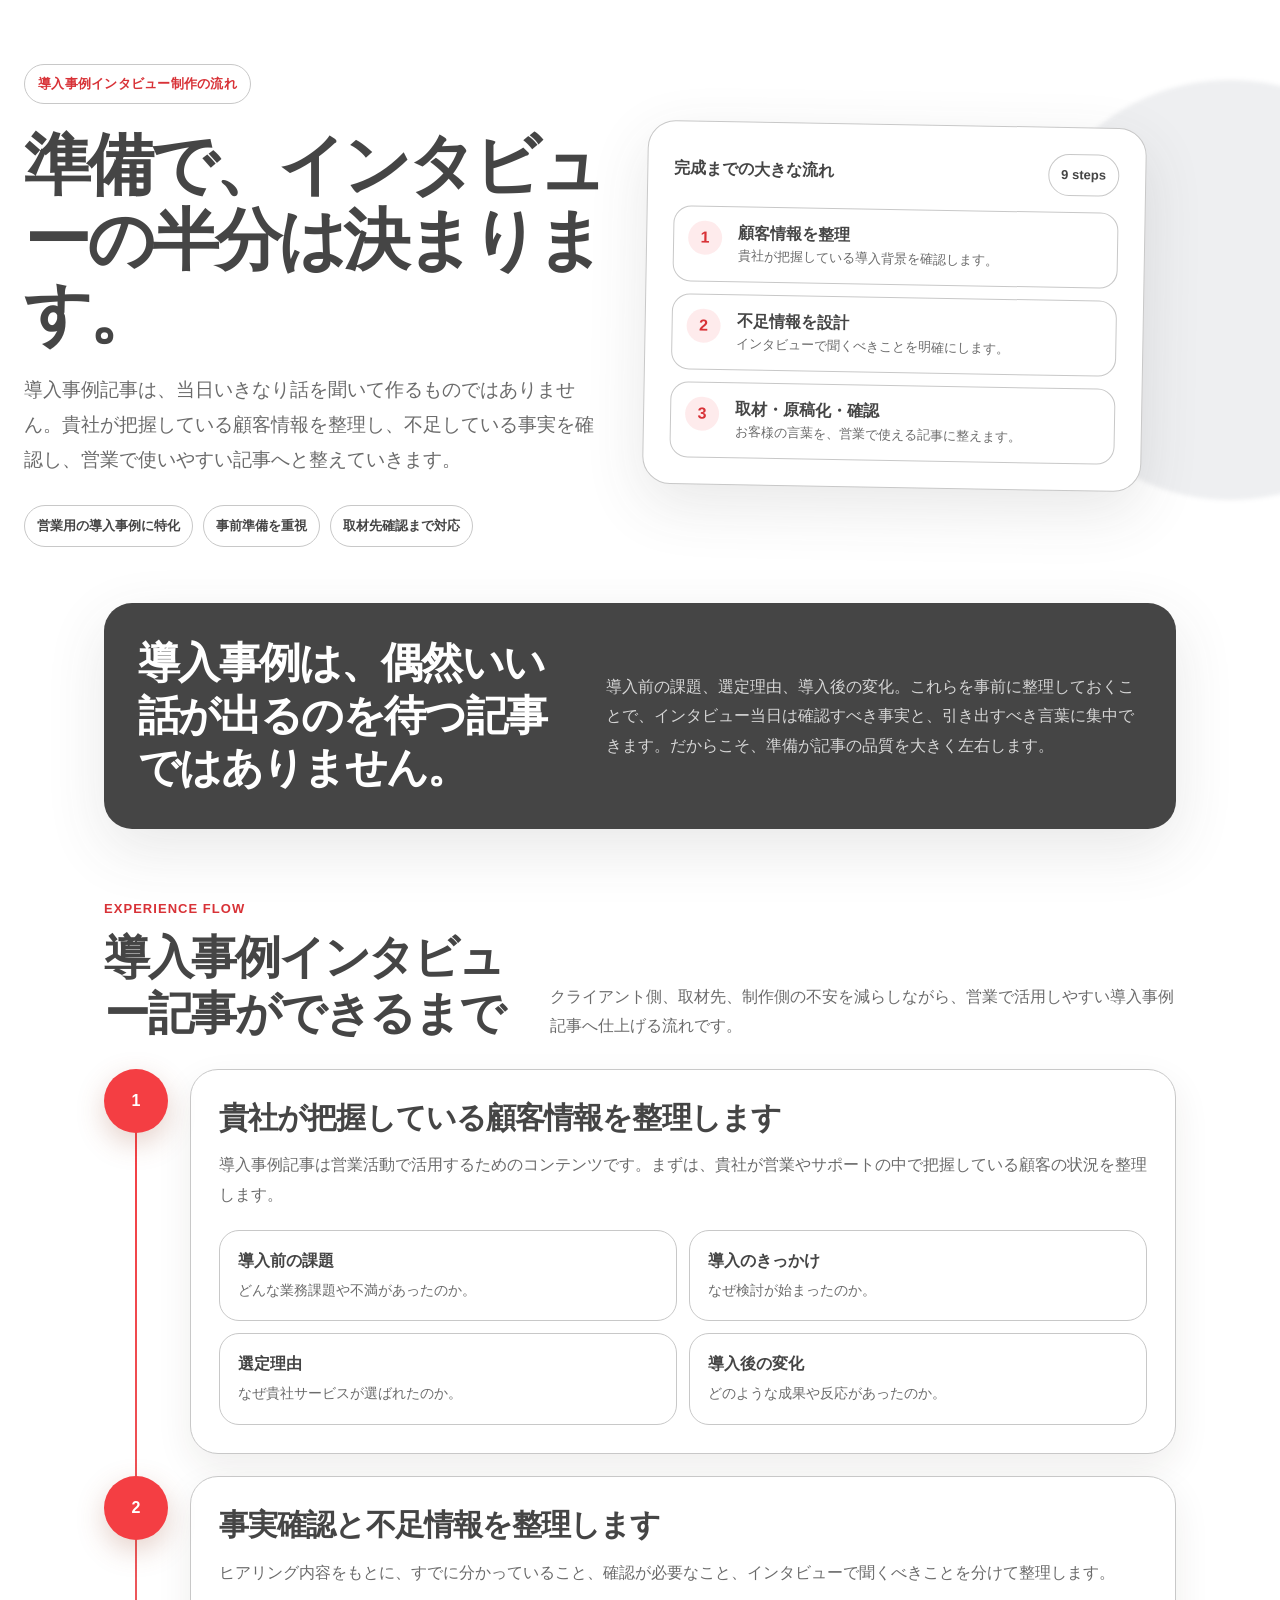
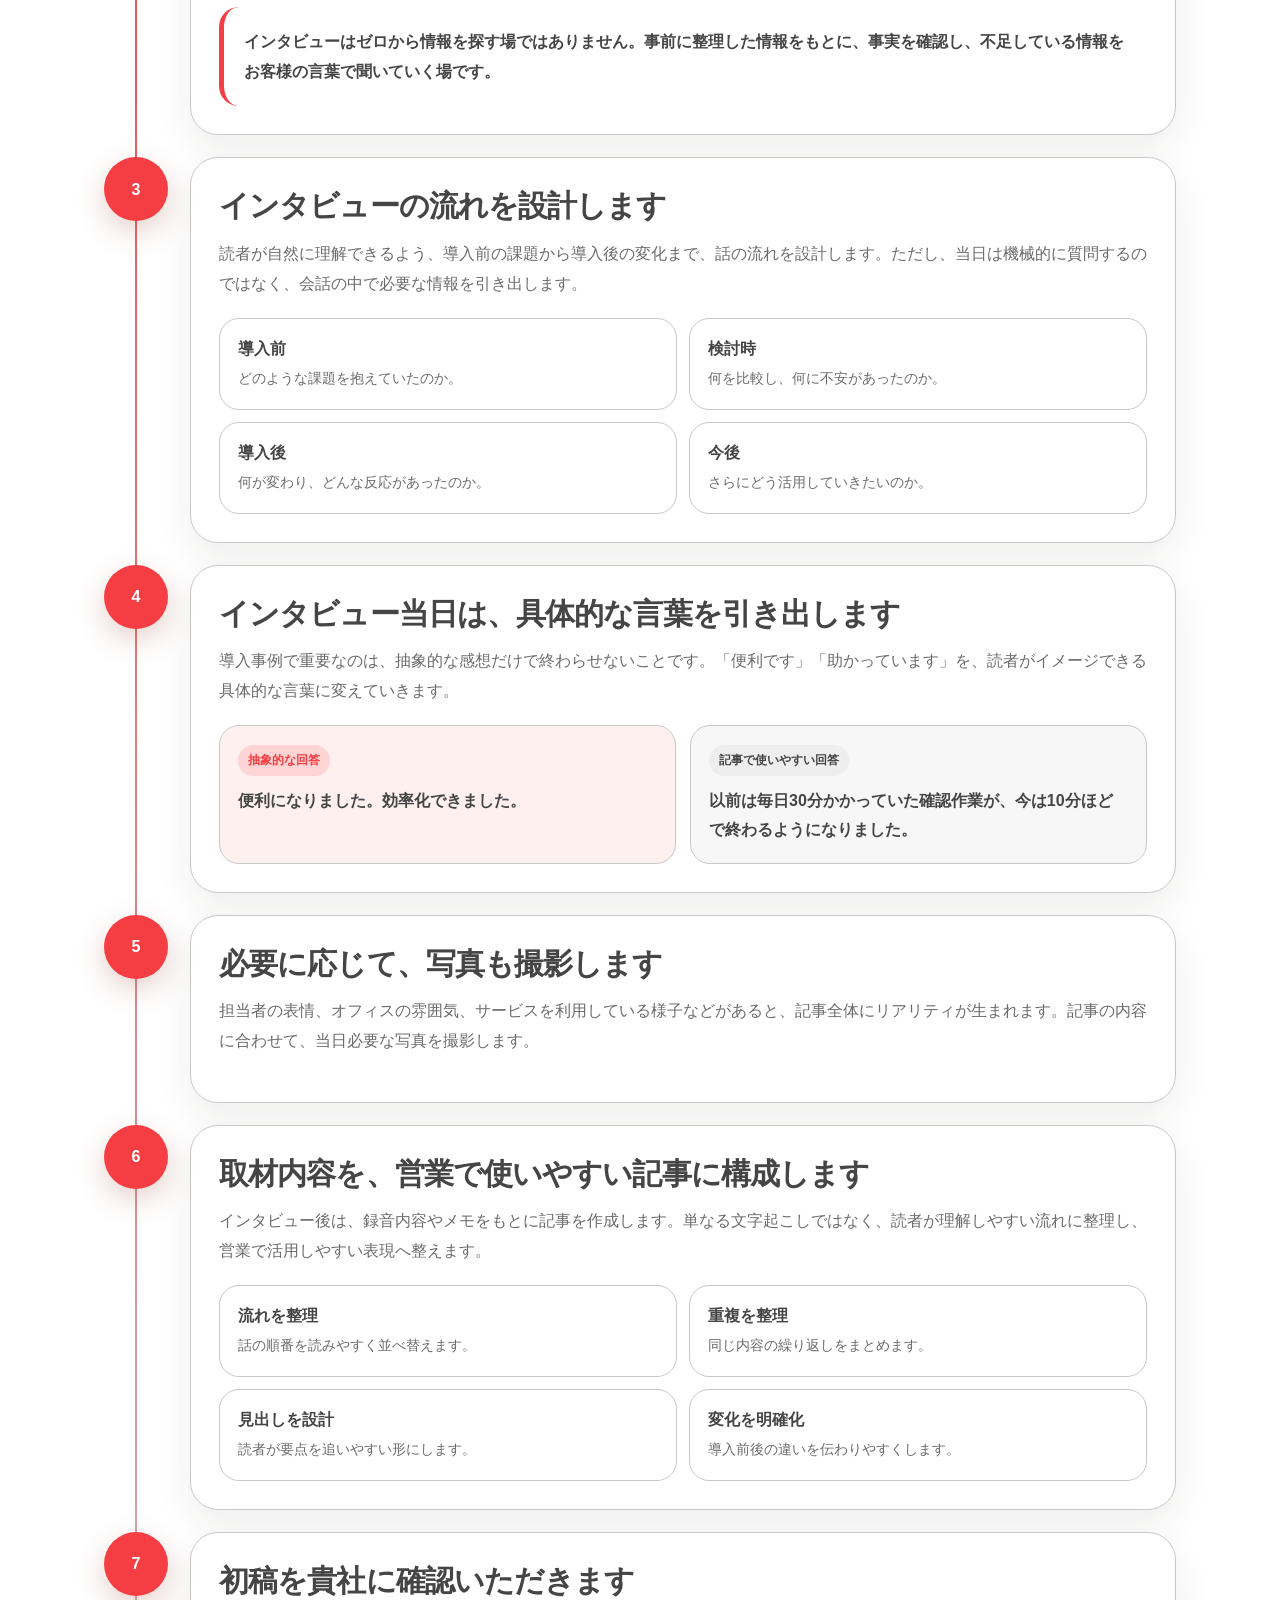
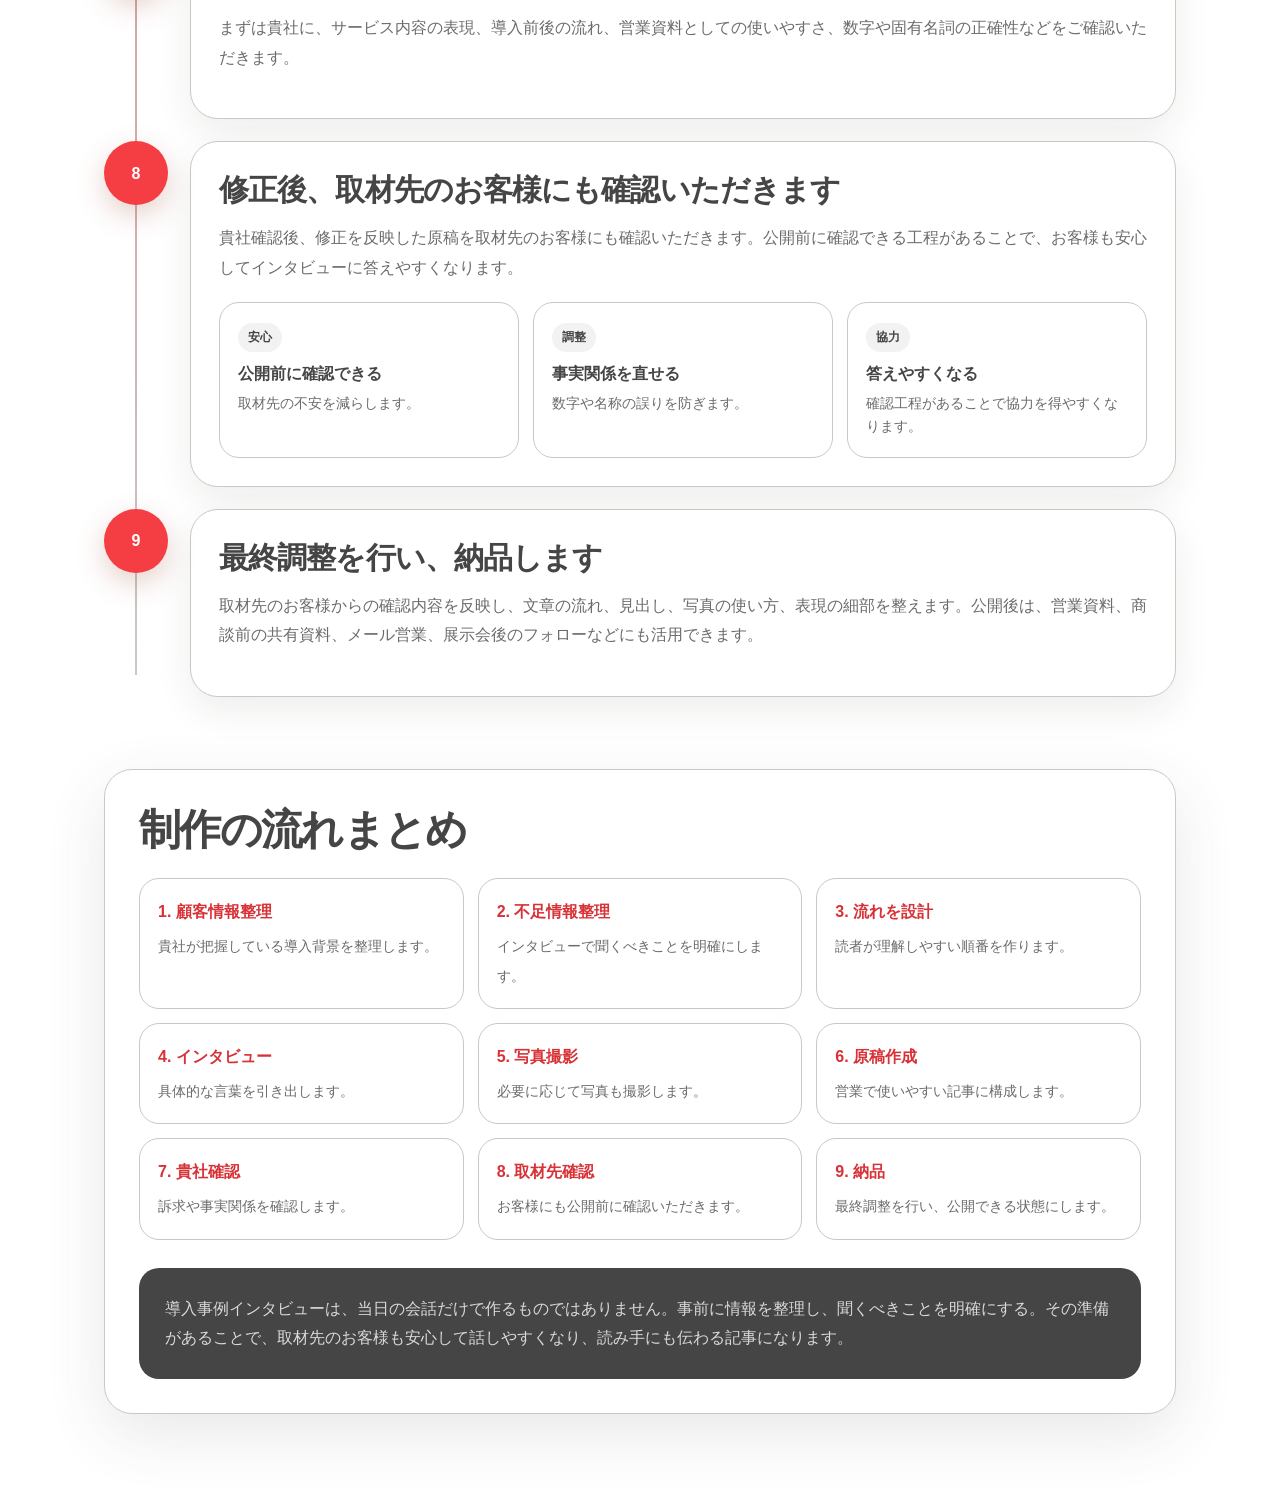
<file: case_study_interview.html>
<!DOCTYPE html>
<html lang="ja">
<head>
  <meta charset="UTF-8" />
  <meta name="viewport" content="width=device-width, initial-scale=1.0" />
  <title>導入事例インタビュー記事ができるまで</title>
  <style>
    :root {
      --bg: #ffffff;
      --paper: #ffffff;
      --white: #ffffff;
      --ink: #454545;
      --muted: #6b6b6b;
      --line: #c8c8c8;
      --accent: #f43e43;
      --accent-dark: #d83237;
      --accent-soft: rgba(244, 62, 67, 0.10);
      --navy: #454545;
      --navy-soft: #f2f2f2;
      --green: #454545;
      --green-soft: #f7f7f7;
      --shadow: 0 20px 60px rgba(69, 69, 69, 0.12);
      --radius-lg: 28px;
      --radius-md: 20px;
      --max: 1120px;
    }

    * { box-sizing: border-box; }

    html { scroll-behavior: smooth; }

    body {
      margin: 0;
      font-family: -apple-system, BlinkMacSystemFont, "Hiragino Sans", "Yu Gothic", "YuGothic", "Noto Sans JP", sans-serif;
      background: #ffffff;
      color: var(--ink);
      line-height: 1.85;
    }

    a { color: inherit; }

    .hero {
      min-height: 62vh;
      display: grid;
      align-items: center;
      padding: 64px 24px 36px;
      overflow: hidden;
      position: relative;
    }

    .hero::after {
      content: "";
      position: absolute;
      width: 420px;
      height: 420px;
      right: -160px;
      top: 80px;
      border-radius: 50%;
      background: rgba(39, 54, 74, 0.08);
      filter: blur(2px);
      z-index: 0;
    }

    .hero-inner {
      position: relative;
      z-index: 1;
      max-width: var(--max);
      width: 100%;
      display: grid;
      grid-template-columns: 1.08fr 0.92fr;
      gap: 36px;
      align-items: center;
    }

    .eyebrow {
      display: inline-flex;
      align-items: center;
      gap: 8px;
      padding: 7px 13px;
      border: 1px solid var(--line);
      border-radius: 999px;
      color: var(--accent-dark);
      background: rgba(255, 255, 255, 0.7);
      font-weight: 800;
      font-size: 13px;
      letter-spacing: 0.02em;
    }

    h1 {
      margin: 24px 0 20px;
      font-size: clamp(36px, 5.2vw, 70px);
      line-height: 1.12;
      letter-spacing: -0.06em;
    }

    .lead {
      max-width: 720px;
      color: var(--muted);
      font-size: clamp(16px, 1.6vw, 19px);
      margin: 0 0 28px;
    }

    .hero-points {
      display: flex;
      flex-wrap: wrap;
      gap: 10px;
      margin-top: 26px;
    }

    .pill {
      display: inline-flex;
      align-items: center;
      gap: 8px;
      padding: 8px 12px;
      border-radius: 999px;
      background: var(--white);
      border: 1px solid var(--line);
      font-size: 13px;
      font-weight: 800;
      color: var(--navy);
    }

    .hero-card {
      background: var(--paper);
      border: 1px solid var(--line);
      border-radius: var(--radius-lg);
      padding: 26px;
      box-shadow: var(--shadow);
      transform: rotate(1deg);
    }

    .hero-card-title {
      display: flex;
      justify-content: space-between;
      align-items: center;
      gap: 12px;
      font-weight: 900;
      margin-bottom: 16px;
    }

    .progress-mini {
      display: grid;
      gap: 12px;
    }

    .mini-step {
      display: grid;
      grid-template-columns: 38px 1fr;
      gap: 12px;
      align-items: start;
      padding: 14px;
      border: 1px solid var(--line);
      border-radius: 18px;
      background: #fff;
    }

    .mini-num {
      width: 34px;
      height: 34px;
      display: grid;
      place-items: center;
      border-radius: 50%;
      background: var(--accent-soft);
      color: var(--accent-dark);
      font-weight: 900;
    }

    .mini-step strong {
      display: block;
      line-height: 1.45;
      margin-bottom: 2px;
    }

    .mini-step span {
      display: block;
      color: var(--muted);
      font-size: 13px;
      line-height: 1.6;
    }

    main {
      max-width: var(--max);
      margin: 0 auto;
      padding: 0 24px 96px;
    }

    .intro {
      margin: 20px 0 56px;
      padding: 34px;
      background: #454545;
      color: #fff;
      border-radius: var(--radius-lg);
      box-shadow: var(--shadow);
      display: grid;
      grid-template-columns: 0.9fr 1.1fr;
      gap: 30px;
      align-items: center;
    }

    .intro h2 {
      margin: 0;
      font-size: clamp(26px, 3.3vw, 42px);
      line-height: 1.25;
      letter-spacing: -0.04em;
    }

    .intro p {
      color: rgba(255,255,255,.78);
      margin: 0;
    }

    .section {
      margin: 68px 0;
    }

    .section-head {
      display: grid;
      grid-template-columns: 0.8fr 1.2fr;
      gap: 28px;
      align-items: end;
      margin-bottom: 28px;
    }

    .section-kicker {
      color: var(--accent-dark);
      font-size: 13px;
      font-weight: 900;
      letter-spacing: 0.08em;
      text-transform: uppercase;
      margin-bottom: 8px;
    }

    .section h2 {
      margin: 0;
      font-size: clamp(28px, 4vw, 46px);
      line-height: 1.22;
      letter-spacing: -0.05em;
    }

    .section-desc {
      color: var(--muted);
      margin: 0;
      font-size: 16px;
    }

    .timeline {
      position: relative;
      display: grid;
      gap: 22px;
    }

    .timeline::before {
      content: "";
      position: absolute;
      left: 31px;
      top: 22px;
      bottom: 22px;
      width: 2px;
      background: linear-gradient(180deg, var(--accent), var(--line));
    }

    .step {
      position: relative;
      display: grid;
      grid-template-columns: 64px 1fr;
      gap: 22px;
      align-items: start;
    }

    .step-num {
      position: relative;
      z-index: 1;
      width: 64px;
      height: 64px;
      display: grid;
      place-items: center;
      border-radius: 50%;
      background: var(--accent);
      color: #fff;
      font-weight: 900;
      box-shadow: 0 10px 28px rgba(156, 78, 51, .26);
    }

    .step-card {
      background: var(--paper);
      border: 1px solid var(--line);
      border-radius: var(--radius-lg);
      padding: 28px;
      box-shadow: 0 14px 36px rgba(56, 44, 30, 0.08);
    }

    .step-card h3 {
      margin: 0 0 12px;
      font-size: clamp(21px, 2.4vw, 30px);
      line-height: 1.35;
      letter-spacing: -0.03em;
    }

    .step-card p {
      color: var(--muted);
      margin: 0 0 18px;
    }

    .info-grid {
      display: grid;
      grid-template-columns: repeat(2, 1fr);
      gap: 12px;
      margin-top: 20px;
    }

    .info-box {
      background: var(--white);
      border: 1px solid var(--line);
      border-radius: var(--radius-md);
      padding: 18px;
    }

    .info-box strong {
      display: block;
      margin-bottom: 6px;
      color: var(--navy);
      line-height: 1.5;
    }

    .info-box span {
      display: block;
      color: var(--muted);
      font-size: 14px;
      line-height: 1.7;
    }

    .quote-card {
      margin-top: 20px;
      padding: 20px;
      border-radius: var(--radius-md);
      background: #fff;
      border-left: 5px solid var(--accent);
      color: #454545;
      font-weight: 700;
    }

    .before-after {
      display: grid;
      grid-template-columns: 1fr 1fr;
      gap: 14px;
      margin-top: 20px;
    }

    .ba-card {
      border-radius: var(--radius-md);
      padding: 18px;
      border: 1px solid var(--line);
      background: #fff;
    }

    .ba-card.bad { background: rgba(244, 62, 67, 0.08); }
    .ba-card.good { background: var(--green-soft); }

    .ba-label {
      display: inline-block;
      padding: 4px 10px;
      border-radius: 999px;
      font-size: 12px;
      font-weight: 900;
      margin-bottom: 10px;
    }

    .bad .ba-label { background: rgba(244, 62, 67, 0.16); color: #f43e43; }
    .good .ba-label { background: #eeeeee; color: #454545; }

    .ba-card p {
      margin: 0;
      color: #454545;
      font-weight: 700;
    }

    .check-flow {
      display: grid;
      grid-template-columns: repeat(3, 1fr);
      gap: 14px;
      margin-top: 20px;
    }

    .check-card {
      background: #fff;
      border: 1px solid var(--line);
      border-radius: var(--radius-md);
      padding: 18px;
    }

    .check-card .badge {
      display: inline-block;
      padding: 4px 10px;
      border-radius: 999px;
      background: var(--navy-soft);
      color: var(--navy);
      font-weight: 900;
      font-size: 12px;
      margin-bottom: 10px;
    }

    .check-card strong {
      display: block;
      line-height: 1.5;
      margin-bottom: 6px;
    }

    .check-card span {
      display: block;
      color: var(--muted);
      font-size: 14px;
      line-height: 1.7;
    }

    .summary {
      margin-top: 72px;
      background: var(--white);
      border: 1px solid var(--line);
      border-radius: var(--radius-lg);
      padding: 34px;
      box-shadow: var(--shadow);
    }

    .summary h2 {
      margin: 0 0 22px;
      font-size: clamp(26px, 3.4vw, 42px);
      line-height: 1.25;
      letter-spacing: -0.04em;
    }

    .summary-grid {
      display: grid;
      grid-template-columns: repeat(3, 1fr);
      gap: 14px;
    }

    .summary-item {
      border: 1px solid var(--line);
      border-radius: var(--radius-md);
      padding: 18px;
      background: var(--paper);
    }

    .summary-item strong {
      color: var(--accent-dark);
      display: block;
      margin-bottom: 4px;
    }

    .summary-item span {
      color: var(--muted);
      font-size: 14px;
      line-height: 1.65;
    }

    .closing {
      margin-top: 28px;
      padding: 26px;
      border-radius: var(--radius-md);
      background: #454545;
      color: #fff;
    }

    .closing p {
      color: rgba(255,255,255,.8);
      margin: 0;
    }

    @media (max-width: 980px) {
      .hero-inner,
      .intro,
      .section-head {
        grid-template-columns: 1fr;
      }

      .hero {
        min-height: auto;
        padding: 56px 24px 40px;
      }

      .hero-card {
        transform: none;
      }

      .summary-grid {
        grid-template-columns: repeat(2, 1fr);
      }
    }

    @media (max-width: 760px) {
      main {
        padding-inline: 18px;
        padding-bottom: 72px;
      }

      .hero {
        padding-inline: 18px;
      }

      .intro,
      .summary,
      .step-card {
        padding: 24px;
      }

      .timeline::before {
        left: 22px;
      }

      .step {
        grid-template-columns: 46px 1fr;
        gap: 14px;
      }

      .step-num {
        width: 46px;
        height: 46px;
        font-size: 14px;
      }

      .info-grid,
      .before-after,
      .check-flow,
      .summary-grid {
        grid-template-columns: 1fr;
      }

      .section {
        margin: 56px 0;
      }
    }

    @media (max-width: 480px) {
      body {
        line-height: 1.75;
      }

      .hero {
        padding-top: 42px;
        padding-bottom: 32px;
      }

      .hero-card,
      .intro,
      .summary,
      .step-card {
        border-radius: 22px;
      }

      .hero-points {
        display: grid;
      }

      .pill {
        justify-content: center;
      }

      .section-head {
        gap: 12px;
      }

      .mini-step {
        grid-template-columns: 1fr;
      }

      .mini-num {
        width: 30px;
        height: 30px;
      }
    }
  </style>
</head>
<body>
  <header class="hero">
    <div class="hero-inner">
      <div>
        <span class="eyebrow">導入事例インタビュー制作の流れ</span>
        <h1>準備で、インタビューの半分は決まります。</h1>
        <p class="lead">
          導入事例記事は、当日いきなり話を聞いて作るものではありません。貴社が把握している顧客情報を整理し、不足している事実を確認し、営業で使いやすい記事へと整えていきます。
        </p>
        <div class="hero-points">
          <span class="pill">営業用の導入事例に特化</span>
          <span class="pill">事前準備を重視</span>
          <span class="pill">取材先確認まで対応</span>
        </div>
      </div>

      <aside class="hero-card" aria-label="制作フローの概要">
        <div class="hero-card-title">
          <span>完成までの大きな流れ</span>
          <span class="pill">9 steps</span>
        </div>
        <div class="progress-mini">
          <div class="mini-step">
            <div class="mini-num">1</div>
            <div><strong>顧客情報を整理</strong><span>貴社が把握している導入背景を確認します。</span></div>
          </div>
          <div class="mini-step">
            <div class="mini-num">2</div>
            <div><strong>不足情報を設計</strong><span>インタビューで聞くべきことを明確にします。</span></div>
          </div>
          <div class="mini-step">
            <div class="mini-num">3</div>
            <div><strong>取材・原稿化・確認</strong><span>お客様の言葉を、営業で使える記事に整えます。</span></div>
          </div>
        </div>
      </aside>
    </div>
  </header>

  <main>
    <section class="intro">
      <h2>導入事例は、偶然いい話が出るのを待つ記事ではありません。</h2>
      <p>
        導入前の課題、選定理由、導入後の変化。これらを事前に整理しておくことで、インタビュー当日は確認すべき事実と、引き出すべき言葉に集中できます。だからこそ、準備が記事の品質を大きく左右します。
      </p>
    </section>

    <section class="section">
      <div class="section-head">
        <div>
          <div class="section-kicker">Experience Flow</div>
          <h2>導入事例インタビュー記事ができるまで</h2>
        </div>
        <p class="section-desc">
          クライアント側、取材先、制作側の不安を減らしながら、営業で活用しやすい導入事例記事へ仕上げる流れです。
        </p>
      </div>

      <div class="timeline">
        <article class="step">
          <div class="step-num">1</div>
          <div class="step-card">
            <h3>貴社が把握している顧客情報を整理します</h3>
            <p>
              導入事例記事は営業活動で活用するためのコンテンツです。まずは、貴社が営業やサポートの中で把握している顧客の状況を整理します。
            </p>
            <div class="info-grid">
              <div class="info-box"><strong>導入前の課題</strong><span>どんな業務課題や不満があったのか。</span></div>
              <div class="info-box"><strong>導入のきっかけ</strong><span>なぜ検討が始まったのか。</span></div>
              <div class="info-box"><strong>選定理由</strong><span>なぜ貴社サービスが選ばれたのか。</span></div>
              <div class="info-box"><strong>導入後の変化</strong><span>どのような成果や反応があったのか。</span></div>
            </div>
          </div>
        </article>

        <article class="step">
          <div class="step-num">2</div>
          <div class="step-card">
            <h3>事実確認と不足情報を整理します</h3>
            <p>
              ヒアリング内容をもとに、すでに分かっていること、確認が必要なこと、インタビューで聞くべきことを分けて整理します。
            </p>
            <div class="quote-card">
              インタビューはゼロから情報を探す場ではありません。事前に整理した情報をもとに、事実を確認し、不足している情報をお客様の言葉で聞いていく場です。
            </div>
          </div>
        </article>

        <article class="step">
          <div class="step-num">3</div>
          <div class="step-card">
            <h3>インタビューの流れを設計します</h3>
            <p>
              読者が自然に理解できるよう、導入前の課題から導入後の変化まで、話の流れを設計します。ただし、当日は機械的に質問するのではなく、会話の中で必要な情報を引き出します。
            </p>
            <div class="info-grid">
              <div class="info-box"><strong>導入前</strong><span>どのような課題を抱えていたのか。</span></div>
              <div class="info-box"><strong>検討時</strong><span>何を比較し、何に不安があったのか。</span></div>
              <div class="info-box"><strong>導入後</strong><span>何が変わり、どんな反応があったのか。</span></div>
              <div class="info-box"><strong>今後</strong><span>さらにどう活用していきたいのか。</span></div>
            </div>
          </div>
        </article>

        <article class="step">
          <div class="step-num">4</div>
          <div class="step-card">
            <h3>インタビュー当日は、具体的な言葉を引き出します</h3>
            <p>
              導入事例で重要なのは、抽象的な感想だけで終わらせないことです。「便利です」「助かっています」を、読者がイメージできる具体的な言葉に変えていきます。
            </p>
            <div class="before-after">
              <div class="ba-card bad">
                <span class="ba-label">抽象的な回答</span>
                <p>便利になりました。効率化できました。</p>
              </div>
              <div class="ba-card good">
                <span class="ba-label">記事で使いやすい回答</span>
                <p>以前は毎日30分かかっていた確認作業が、今は10分ほどで終わるようになりました。</p>
              </div>
            </div>
          </div>
        </article>

        <article class="step">
          <div class="step-num">5</div>
          <div class="step-card">
            <h3>必要に応じて、写真も撮影します</h3>
            <p>
              担当者の表情、オフィスの雰囲気、サービスを利用している様子などがあると、記事全体にリアリティが生まれます。記事の内容に合わせて、当日必要な写真を撮影します。
            </p>
          </div>
        </article>

        <article class="step">
          <div class="step-num">6</div>
          <div class="step-card">
            <h3>取材内容を、営業で使いやすい記事に構成します</h3>
            <p>
              インタビュー後は、録音内容やメモをもとに記事を作成します。単なる文字起こしではなく、読者が理解しやすい流れに整理し、営業で活用しやすい表現へ整えます。
            </p>
            <div class="info-grid">
              <div class="info-box"><strong>流れを整理</strong><span>話の順番を読みやすく並べ替えます。</span></div>
              <div class="info-box"><strong>重複を整理</strong><span>同じ内容の繰り返しをまとめます。</span></div>
              <div class="info-box"><strong>見出しを設計</strong><span>読者が要点を追いやすい形にします。</span></div>
              <div class="info-box"><strong>変化を明確化</strong><span>導入前後の違いを伝わりやすくします。</span></div>
            </div>
          </div>
        </article>

        <article class="step">
          <div class="step-num">7</div>
          <div class="step-card">
            <h3>初稿を貴社に確認いただきます</h3>
            <p>
              まずは貴社に、サービス内容の表現、導入前後の流れ、営業資料としての使いやすさ、数字や固有名詞の正確性などをご確認いただきます。
            </p>
          </div>
        </article>

        <article class="step">
          <div class="step-num">8</div>
          <div class="step-card">
            <h3>修正後、取材先のお客様にも確認いただきます</h3>
            <p>
              貴社確認後、修正を反映した原稿を取材先のお客様にも確認いただきます。公開前に確認できる工程があることで、お客様も安心してインタビューに答えやすくなります。
            </p>
            <div class="check-flow">
              <div class="check-card"><span class="badge">安心</span><strong>公開前に確認できる</strong><span>取材先の不安を減らします。</span></div>
              <div class="check-card"><span class="badge">調整</span><strong>事実関係を直せる</strong><span>数字や名称の誤りを防ぎます。</span></div>
              <div class="check-card"><span class="badge">協力</span><strong>答えやすくなる</strong><span>確認工程があることで協力を得やすくなります。</span></div>
            </div>
          </div>
        </article>

        <article class="step">
          <div class="step-num">9</div>
          <div class="step-card">
            <h3>最終調整を行い、納品します</h3>
            <p>
              取材先のお客様からの確認内容を反映し、文章の流れ、見出し、写真の使い方、表現の細部を整えます。公開後は、営業資料、商談前の共有資料、メール営業、展示会後のフォローなどにも活用できます。
            </p>
          </div>
        </article>
      </div>
    </section>

    <section class="summary">
      <h2>制作の流れまとめ</h2>
      <div class="summary-grid">
        <div class="summary-item"><strong>1. 顧客情報整理</strong><span>貴社が把握している導入背景を整理します。</span></div>
        <div class="summary-item"><strong>2. 不足情報整理</strong><span>インタビューで聞くべきことを明確にします。</span></div>
        <div class="summary-item"><strong>3. 流れを設計</strong><span>読者が理解しやすい順番を作ります。</span></div>
        <div class="summary-item"><strong>4. インタビュー</strong><span>具体的な言葉を引き出します。</span></div>
        <div class="summary-item"><strong>5. 写真撮影</strong><span>必要に応じて写真も撮影します。</span></div>
        <div class="summary-item"><strong>6. 原稿作成</strong><span>営業で使いやすい記事に構成します。</span></div>
        <div class="summary-item"><strong>7. 貴社確認</strong><span>訴求や事実関係を確認します。</span></div>
        <div class="summary-item"><strong>8. 取材先確認</strong><span>お客様にも公開前に確認いただきます。</span></div>
        <div class="summary-item"><strong>9. 納品</strong><span>最終調整を行い、公開できる状態にします。</span></div>
      </div>
      <div class="closing">
        <p>
          導入事例インタビューは、当日の会話だけで作るものではありません。事前に情報を整理し、聞くべきことを明確にする。その準備があることで、取材先のお客様も安心して話しやすくなり、読み手にも伝わる記事になります。
        </p>
      </div>
    </section>
  </main>
</body>
</html>
</file>
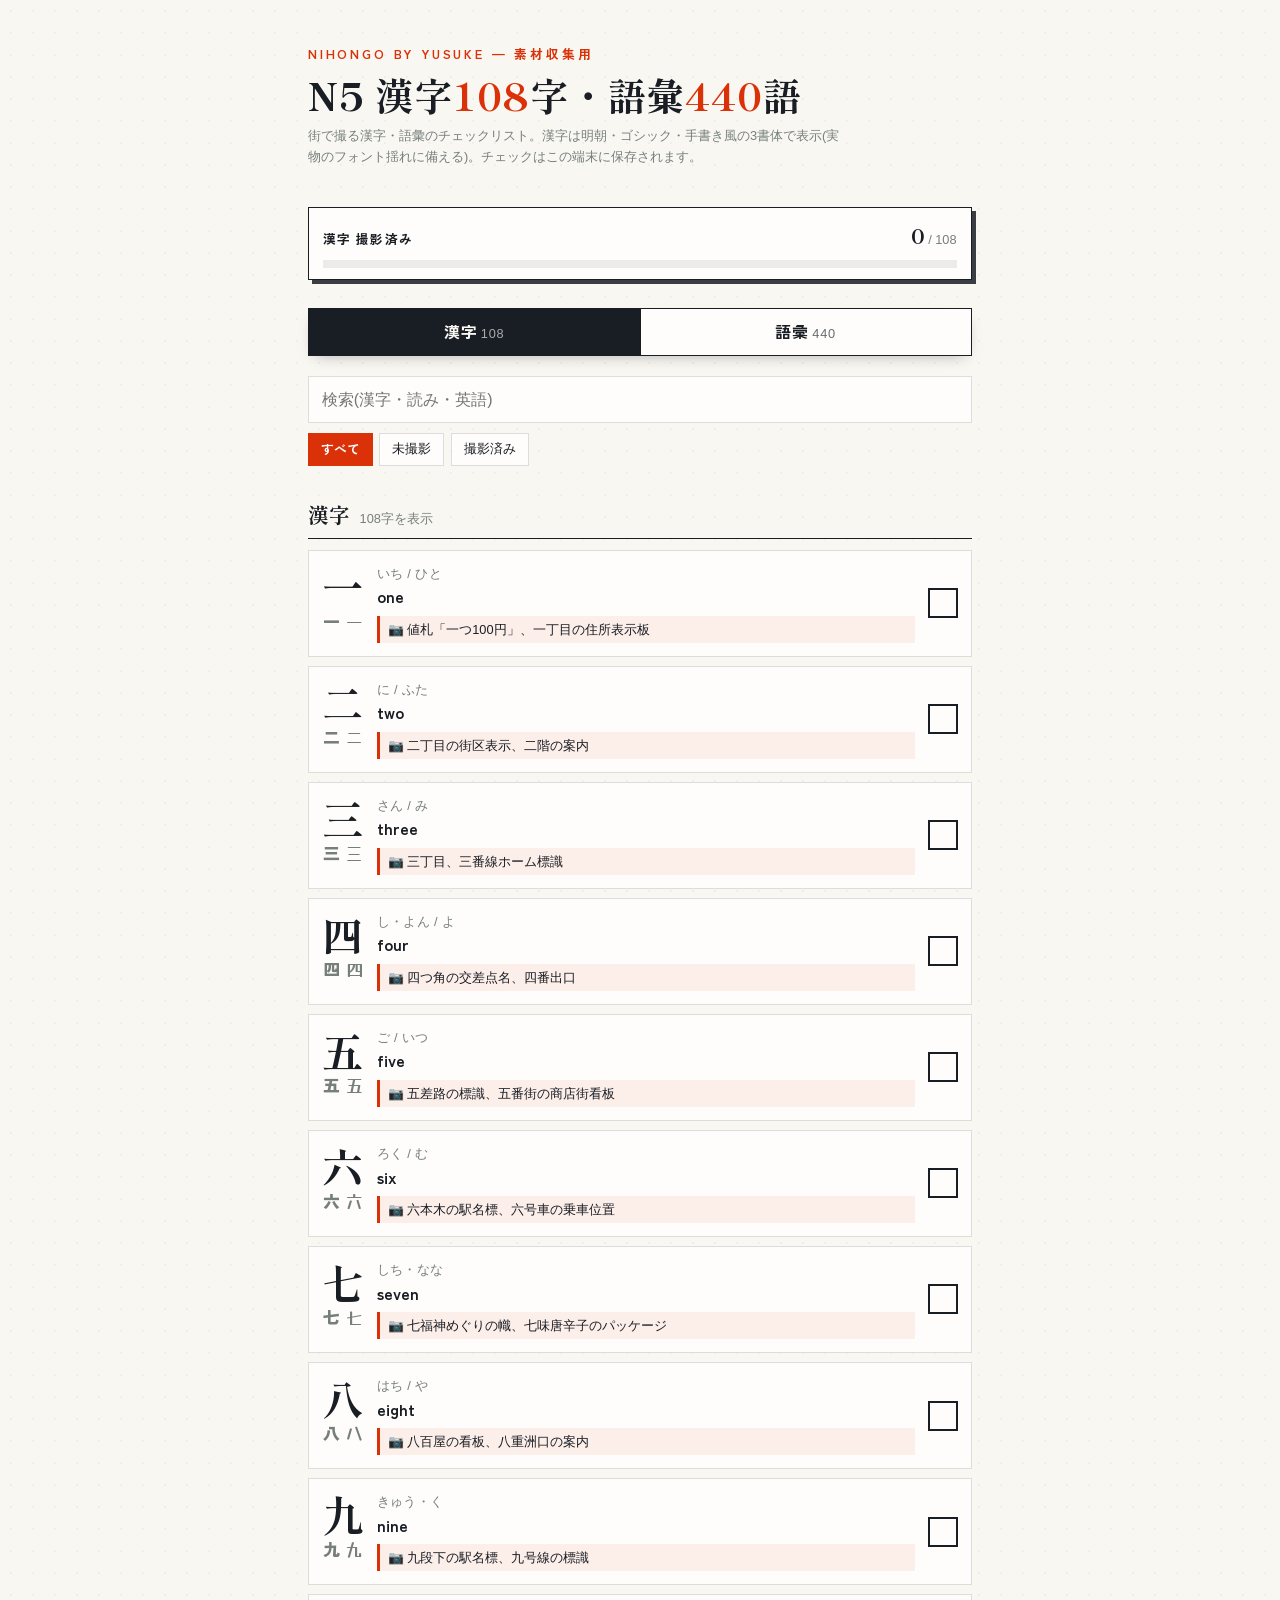
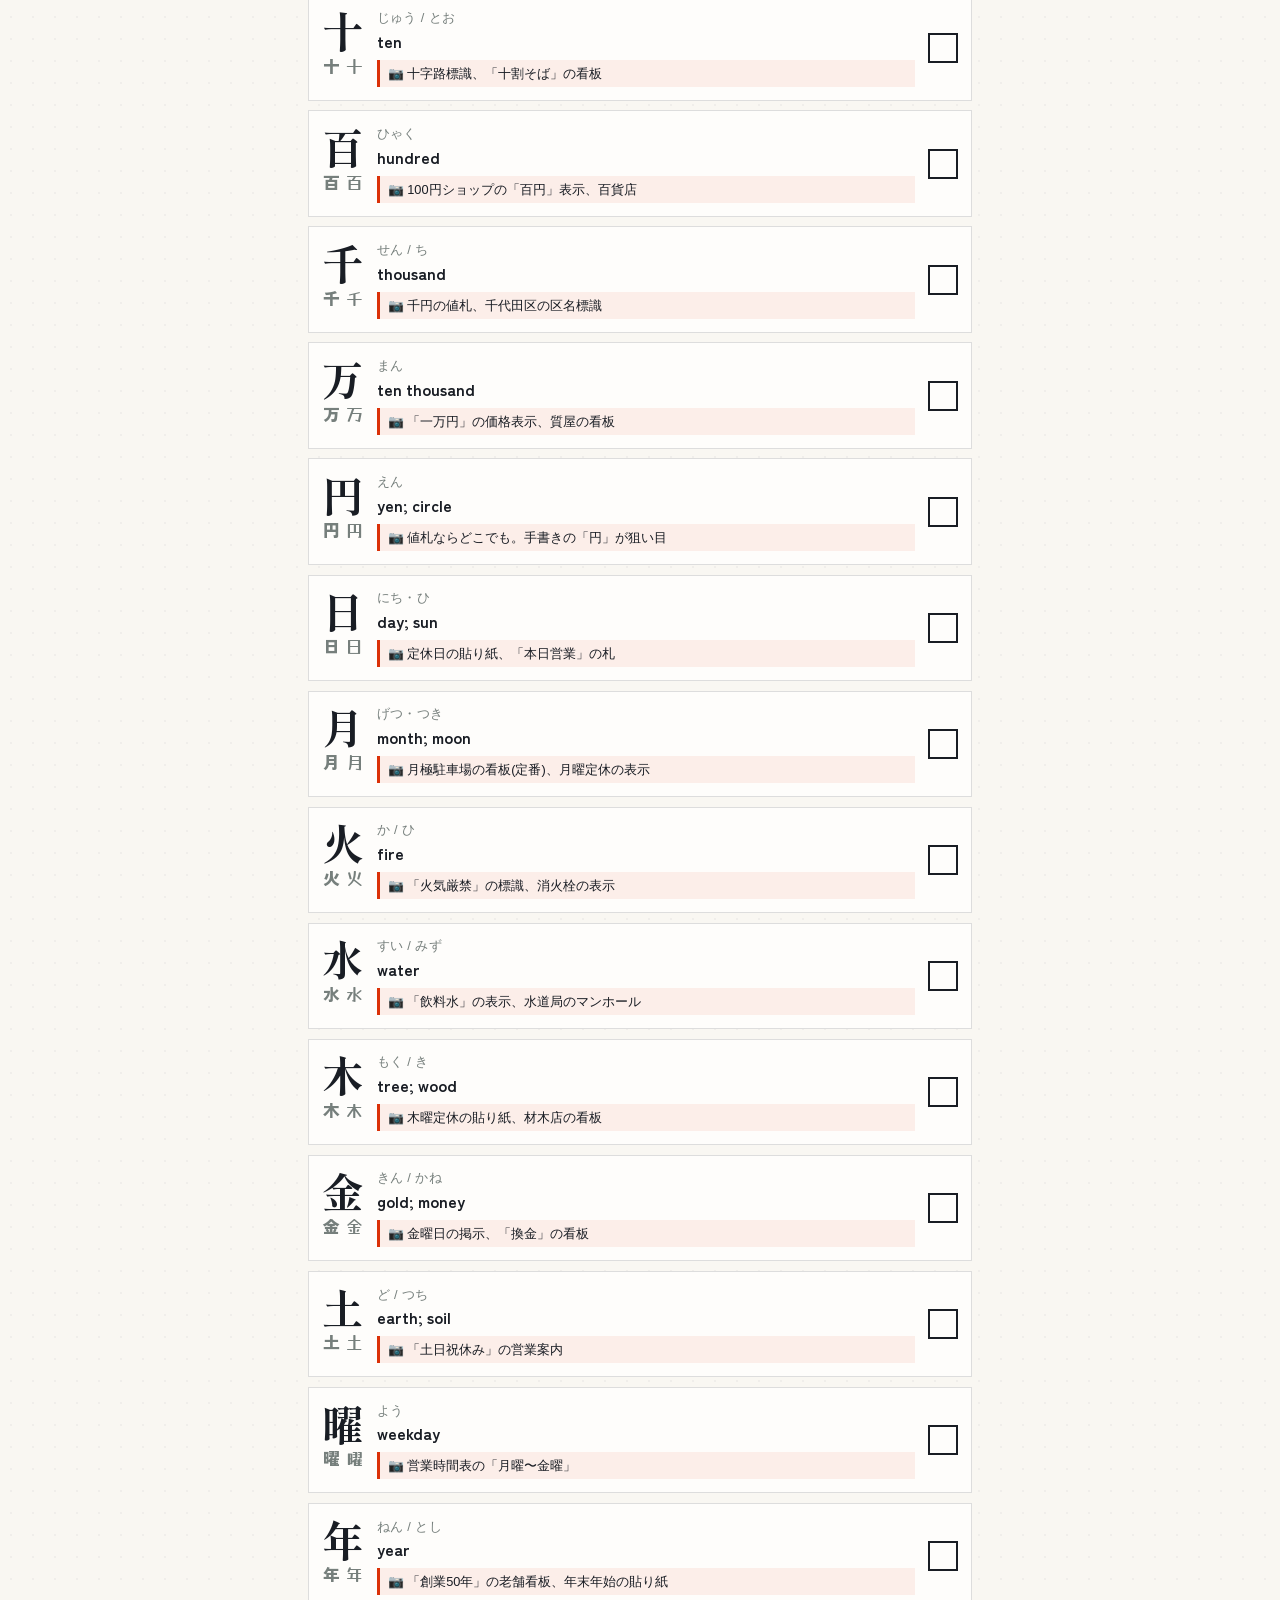
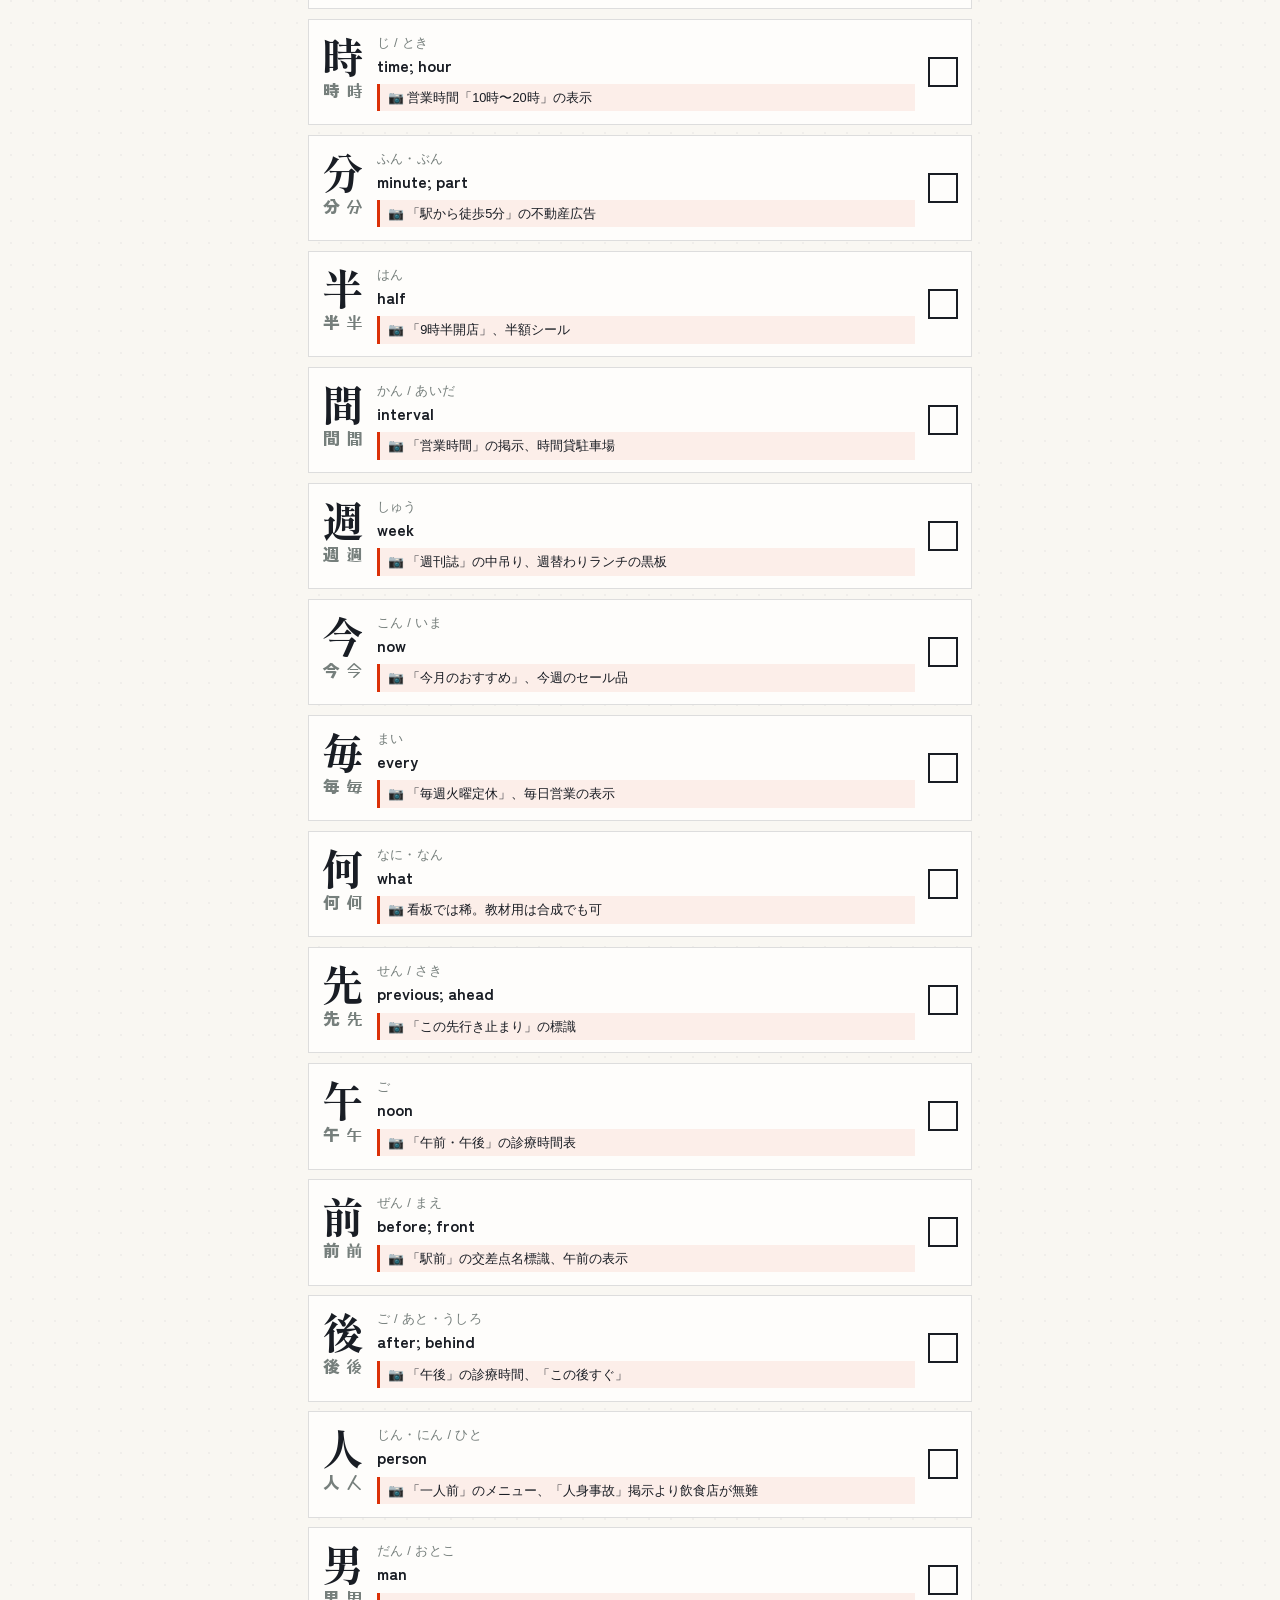
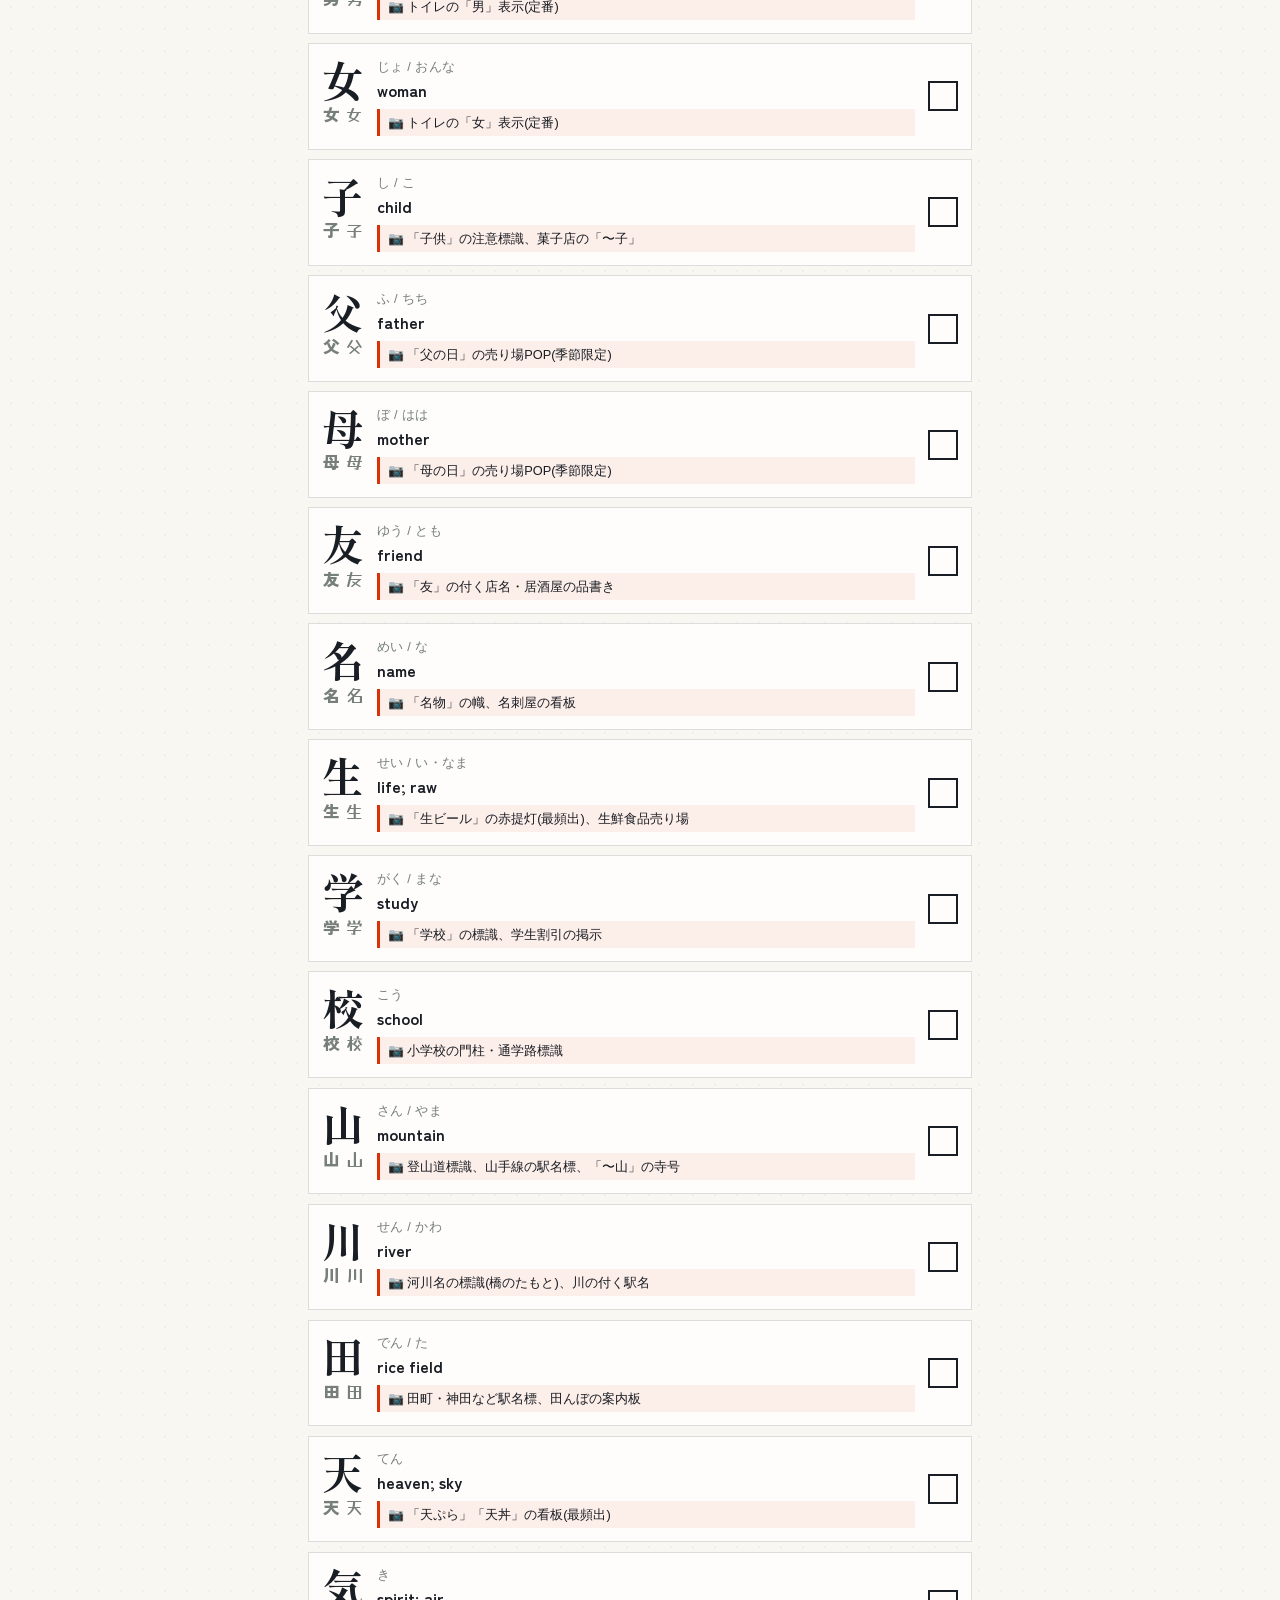
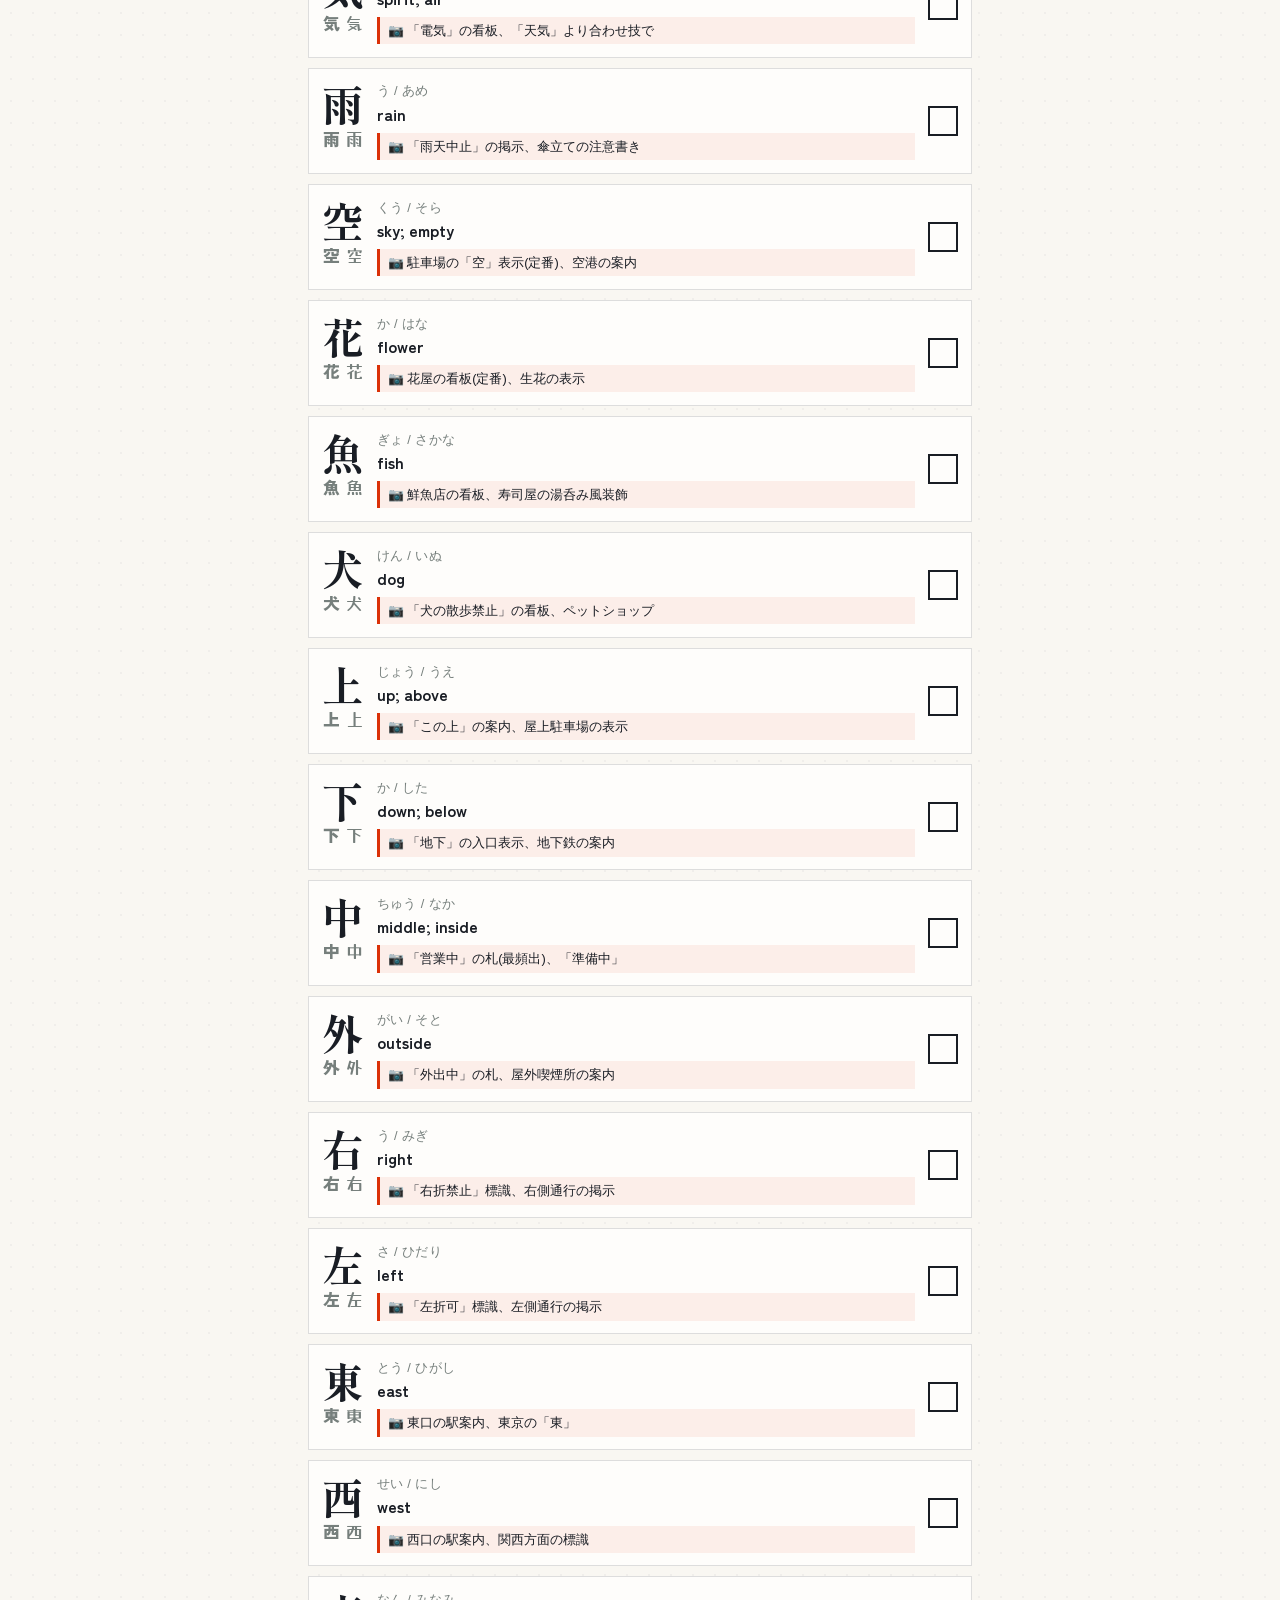
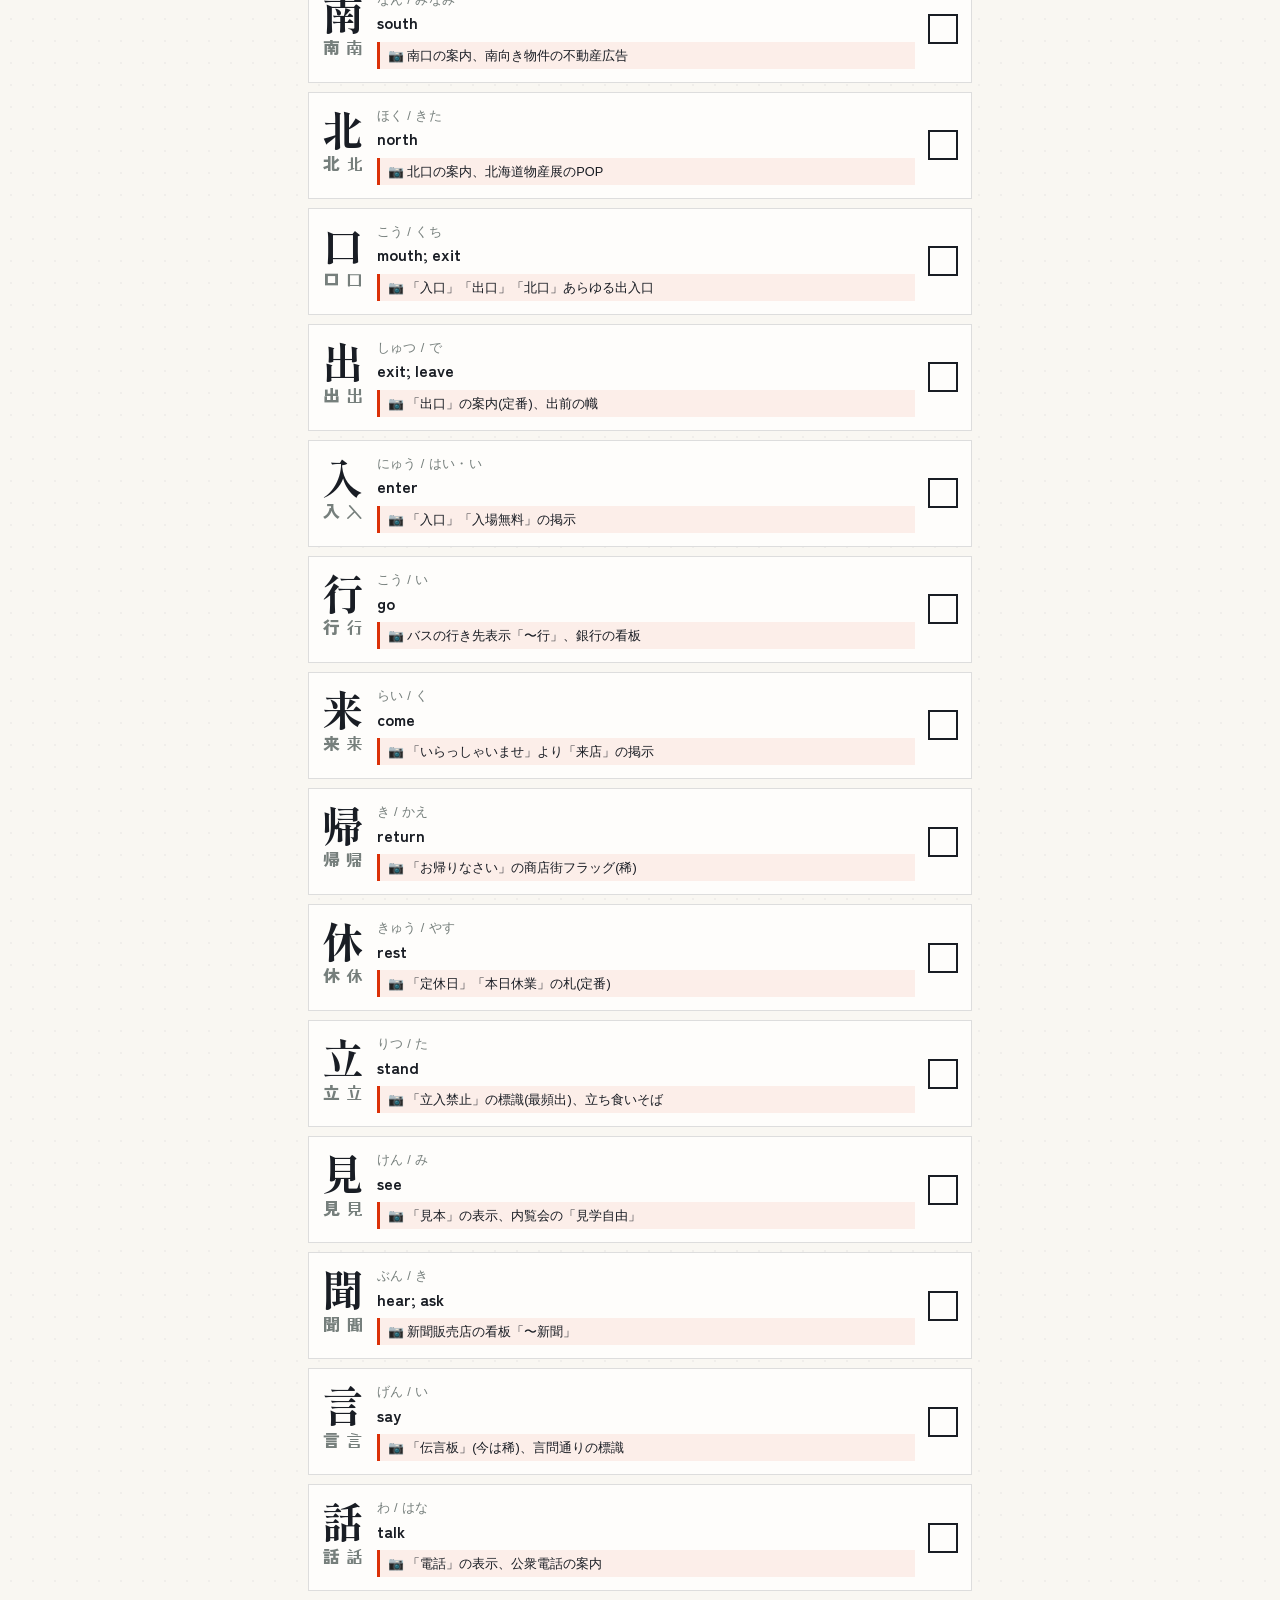
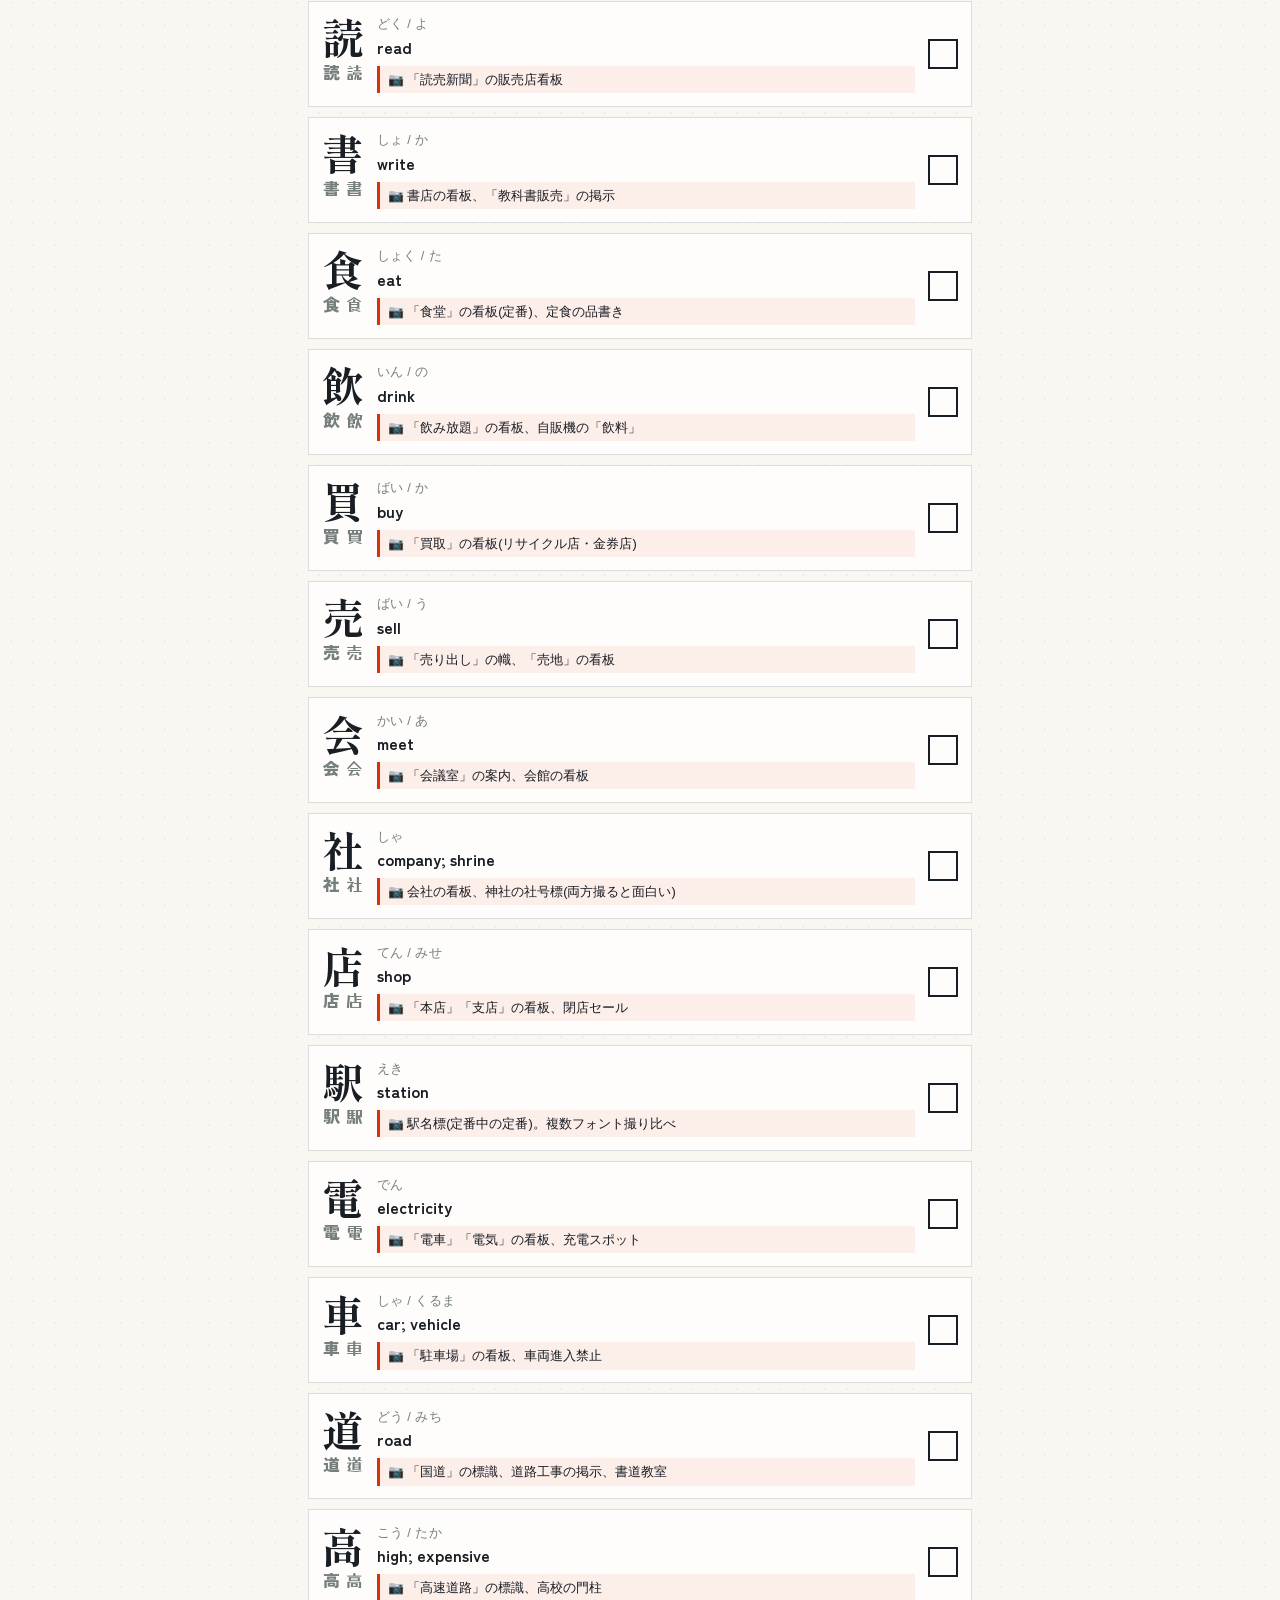
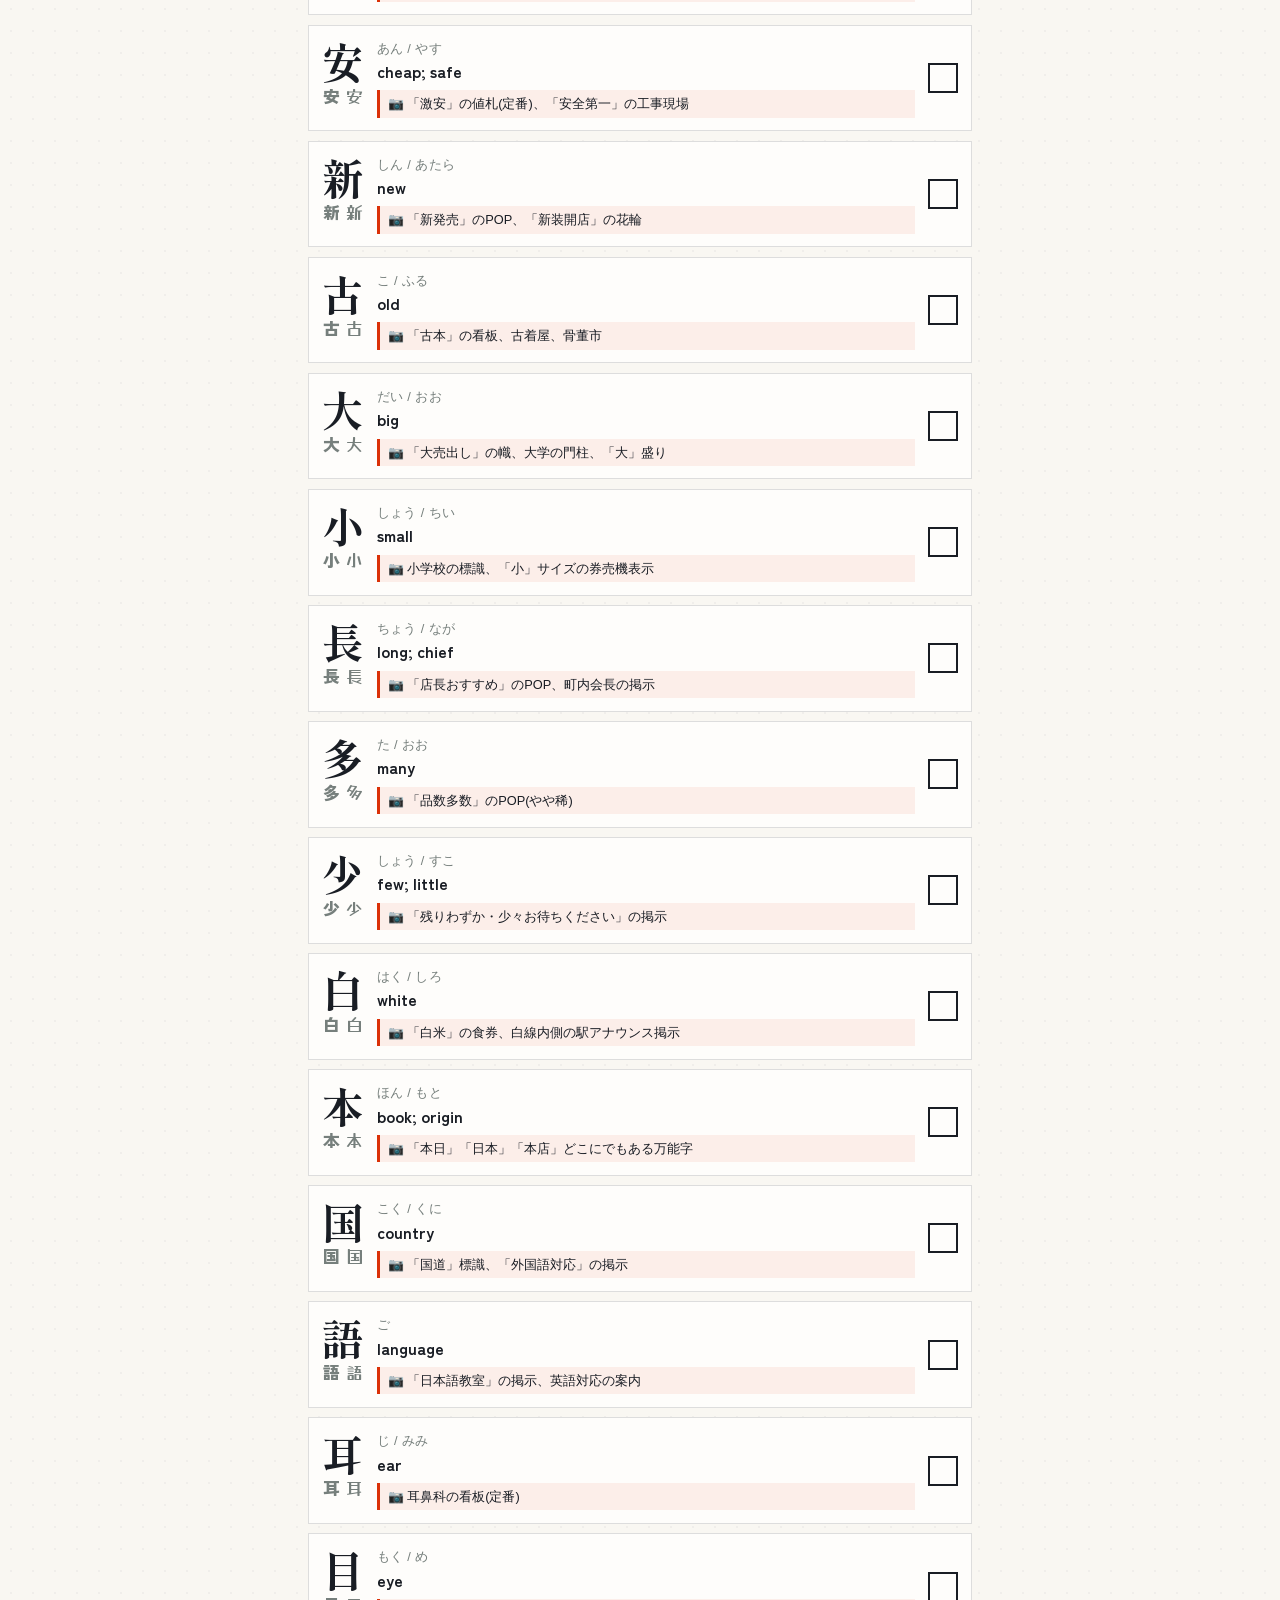
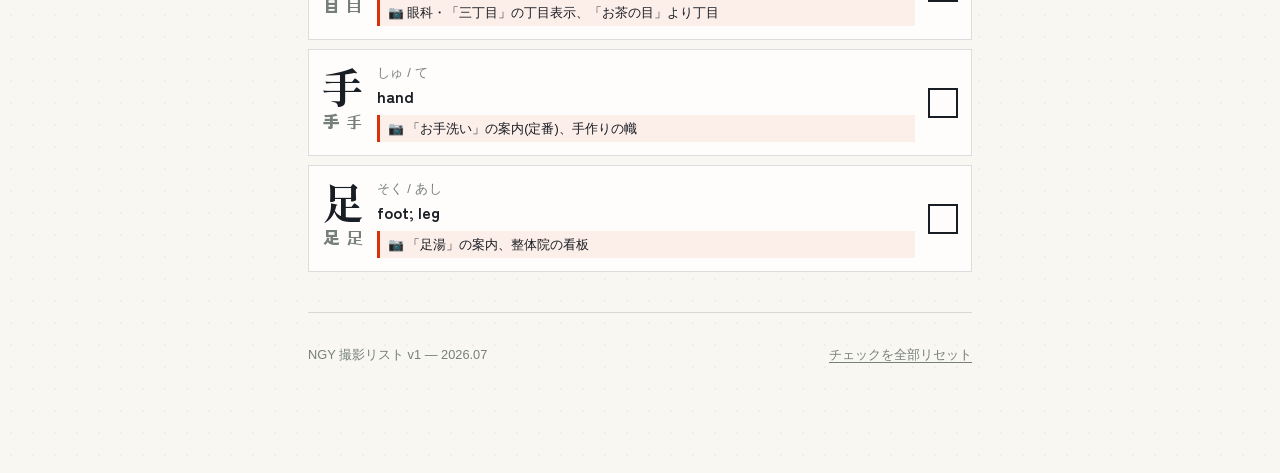
<file: n5-list.html>
<!DOCTYPE html>
<html lang="ja">
<head>
<meta charset="UTF-8">
<meta name="viewport" content="width=device-width, initial-scale=1.0">
<title>N5 漢字・語彙リスト — Nihongo by Yusuke</title>
<link rel="preconnect" href="https://fonts.googleapis.com">
<link rel="preconnect" href="https://fonts.gstatic.com" crossorigin>
<link href="https://fonts.googleapis.com/css2?family=Zen+Kaku+Gothic+New:wght@400;500;700;900&family=Shippori+Mincho:wght@600;800&family=Yusei+Magic&display=swap" rel="stylesheet">
<style>
@layer reset, base, components, utilities;

@layer reset {
  *, *::before, *::after { box-sizing: border-box; margin: 0; padding: 0; }
  button { font: inherit; color: inherit; background: none; border: none; cursor: pointer; }
  input { font: inherit; }
}

@layer base {
  :root {
    color-scheme: light;
    --vermillion: oklch(0.58 0.21 33);          /* 朱 — 看板・鳥居の赤 */
    --ink: oklch(0.23 0.015 260);               /* 墨 */
    --bg: oklch(0.975 0.006 85);                /* 生成り */
    --surface: oklch(0.995 0.003 85);
    --muted: color-mix(in oklch, var(--ink) 52%, var(--bg));
    --border: color-mix(in oklch, var(--ink) 14%, transparent);
    --done: oklch(0.55 0.11 155);               /* 撮影済みの緑 */
    --done-bg: color-mix(in oklch, var(--done) 8%, var(--surface));

    --font-ui: "Zen Kaku Gothic New", "Hiragino Kaku Gothic ProN", sans-serif;
    --font-mincho: "Shippori Mincho", "Hiragino Mincho ProN", serif;
    --font-hand: "Yusei Magic", sans-serif;

    --step--1: clamp(0.72rem, 0.7rem + 0.2vw, 0.8rem);
    --step-0: clamp(0.9rem, 0.85rem + 0.3vw, 1rem);
    --step-1: clamp(1.1rem, 1rem + 0.5vw, 1.3rem);
    --step-3: clamp(1.7rem, 1.4rem + 1.6vw, 2.4rem);
    --space: clamp(0.75rem, 0.5rem + 1.5vw, 1.25rem);
  }
  body {
    font-family: var(--font-ui);
    font-size: var(--step-0);
    background: var(--bg);
    background-image: radial-gradient(color-mix(in oklch, var(--ink) 4%, transparent) 1px, transparent 1px);
    background-size: 22px 22px;
    color: var(--ink);
    line-height: 1.6;
    -webkit-font-smoothing: antialiased;
  }
  ::selection { background: color-mix(in oklch, var(--vermillion) 25%, transparent); }
}

@layer components {
  .wrap { max-width: 44rem; margin-inline: auto; padding: var(--space); padding-block-end: 6rem; }

  /* ── ヘッダー ── */
  header { padding-block: calc(var(--space) * 1.2) var(--space); }
  .brand {
    font-size: var(--step--1);
    letter-spacing: 0.22em;
    text-transform: uppercase;
    color: var(--vermillion);
    font-weight: 700;
  }
  h1 {
    font-family: var(--font-mincho);
    font-weight: 800;
    font-size: var(--step-3);
    letter-spacing: 0.02em;
    line-height: 1.25;
    text-wrap: balance;
    margin-block-start: 0.35rem;
  }
  h1 .accent { color: var(--vermillion); }
  .lede { color: var(--muted); font-size: var(--step--1); margin-block-start: 0.5rem; max-width: 34rem; }

  /* ── 進捗バー ── */
  .progress {
    margin-block-start: var(--space);
    border: 1.5px solid var(--ink);
    background: var(--surface);
    padding: 0.7rem 0.9rem;
    display: grid;
    gap: 0.45rem;
    box-shadow: 4px 4px 0 color-mix(in oklch, var(--ink) 85%, transparent);
  }
  .progress-row { display: flex; justify-content: space-between; align-items: baseline; gap: 0.5rem; }
  .progress-label { font-size: var(--step--1); font-weight: 700; letter-spacing: 0.08em; }
  .progress-num { font-family: var(--font-mincho); font-weight: 800; font-size: var(--step-1); }
  .progress-num .of { font-size: var(--step--1); color: var(--muted); font-family: var(--font-ui); font-weight: 500; }
  .bar { height: 8px; background: color-mix(in oklch, var(--ink) 8%, transparent); overflow: hidden; }
  .bar-fill { height: 100%; width: 0%; background: var(--vermillion); transition: width 0.5s cubic-bezier(0.22, 1, 0.36, 1); }

  /* ── タブ ── */
  .tabs {
    display: flex;
    gap: 0;
    margin-block-start: calc(var(--space) * 1.4);
    border: 1.5px solid var(--ink);
    background: var(--surface);
    position: sticky;
    top: 0.5rem;
    z-index: 20;
    box-shadow: 0 6px 16px -8px color-mix(in oklch, var(--ink) 40%, transparent);
  }
  .tab {
    flex: 1;
    padding: 0.65rem 0.5rem;
    font-weight: 700;
    font-size: var(--step-0);
    text-align: center;
    letter-spacing: 0.05em;
    border-inline-end: 1.5px solid var(--ink);
    transition: background 0.15s, color 0.15s;
    min-height: 44px;
  }
  .tab:last-child { border-inline-end: none; }
  .tab[aria-selected="true"] { background: var(--ink); color: var(--bg); }
  .tab .count { font-size: var(--step--1); font-weight: 500; opacity: 0.65; margin-inline-start: 0.25em; }
  .tab:focus-visible { outline: 3px solid var(--vermillion); outline-offset: -3px; }

  /* ── ツールバー(検索+フィルタ) ── */
  .toolbar { margin-block-start: var(--space); display: grid; gap: 0.6rem; }
  .search {
    width: 100%;
    padding: 0.6rem 0.8rem;
    border: 1.5px solid var(--border);
    background: var(--surface);
    font-size: 16px; /* iOSズーム防止 */
  }
  .search:focus-visible { outline: 2px solid var(--vermillion); outline-offset: 1px; border-color: transparent; }
  .filters { display: flex; gap: 0.4rem; flex-wrap: wrap; }
  .chip {
    padding: 0.35rem 0.75rem;
    border: 1.5px solid var(--border);
    background: var(--surface);
    font-size: var(--step--1);
    font-weight: 500;
    min-height: 32px;
    transition: all 0.15s;
  }
  .chip[aria-pressed="true"] {
    background: var(--vermillion);
    border-color: var(--vermillion);
    color: white;
    font-weight: 700;
  }
  .chip:focus-visible { outline: 2px solid var(--vermillion); outline-offset: 2px; }

  /* ── カテゴリーチップ(語彙) ── */
  .cats {
    display: flex;
    gap: 0.4rem;
    overflow-x: auto;
    padding-block-end: 0.3rem;
    scrollbar-width: none;
    -webkit-overflow-scrolling: touch;
  }
  .cats::-webkit-scrollbar { display: none; }
  .cats .chip { white-space: nowrap; flex-shrink: 0; }

  /* ── セクション見出し ── */
  .sec-head {
    display: flex;
    align-items: baseline;
    gap: 0.6rem;
    margin-block: calc(var(--space) * 1.6) 0.7rem;
    padding-block-end: 0.4rem;
    border-block-end: 1.5px solid var(--ink);
  }
  .sec-head h2 { font-family: var(--font-mincho); font-weight: 800; font-size: var(--step-1); }
  .sec-head .sec-count { font-size: var(--step--1); color: var(--muted); }

  /* ── 漢字カード ── */
  .kanji-grid { display: grid; gap: 0.6rem; }
  .kanji-card {
    border: 1.5px solid var(--border);
    background: var(--surface);
    padding: 0.8rem;
    display: grid;
    grid-template-columns: auto 1fr auto;
    gap: 0.8rem;
    align-items: start;
    transition: background 0.2s, border-color 0.2s;
  }
  .kanji-card:has(.check:checked) { background: var(--done-bg); border-color: color-mix(in oklch, var(--done) 45%, transparent); }
  .kanji-faces { display: flex; flex-direction: column; align-items: center; gap: 0.1rem; }
  .face-main {
    font-family: var(--font-mincho);
    font-weight: 800;
    font-size: 2.6rem;
    line-height: 1.1;
  }
  .face-alts { display: flex; gap: 0.35rem; color: var(--muted); }
  .face-alts span { font-size: 1.05rem; line-height: 1.2; }
  .face-go { font-family: var(--font-ui); font-weight: 900; }
  .face-hand { font-family: var(--font-hand); }
  .kanji-body { min-width: 0; }
  .kanji-reading { font-size: var(--step--1); color: var(--muted); letter-spacing: 0.03em; }
  .kanji-meaning { font-weight: 700; font-size: var(--step-0); }
  .kanji-hint {
    margin-block-start: 0.35rem;
    font-size: var(--step--1);
    color: var(--ink);
    background: color-mix(in oklch, var(--vermillion) 7%, transparent);
    border-inline-start: 3px solid var(--vermillion);
    padding: 0.25rem 0.5rem;
    line-height: 1.5;
  }
  .kanji-hint::before { content: "📷 "; }

  /* ── チェックボックス ── */
  .check-wrap { display: grid; place-items: center; align-self: center; }
  .check {
    appearance: none;
    width: 30px; height: 30px;
    border: 2px solid var(--ink);
    background: var(--surface);
    display: grid;
    place-content: center;
    cursor: pointer;
    transition: all 0.15s;
    flex-shrink: 0;
  }
  .check:checked { background: var(--done); border-color: var(--done); }
  .check:checked::before {
    content: "";
    width: 14px; height: 8px;
    border-inline-start: 3px solid white;
    border-block-end: 3px solid white;
    transform: rotate(-45deg) translateY(-2px);
  }
  .check:focus-visible { outline: 3px solid var(--vermillion); outline-offset: 2px; }

  /* ── 語彙リスト ── */
  .vocab-cat { margin-block-start: calc(var(--space) * 1.3); }
  .vocab-cat-head {
    display: flex; align-items: baseline; gap: 0.5rem;
    padding: 0.45rem 0.7rem;
    background: var(--ink);
    color: var(--bg);
  }
  .vocab-cat-head h3 { font-size: var(--step-0); font-weight: 700; letter-spacing: 0.06em; }
  .vocab-cat-head .n { font-size: var(--step--1); opacity: 0.7; }
  .vocab-rows { border: 1.5px solid var(--border); border-block-start: none; background: var(--surface); }
  .vocab-row {
    display: grid;
    grid-template-columns: 1fr auto;
    gap: 0.6rem;
    align-items: center;
    padding: 0.55rem 0.7rem;
    border-block-end: 1px solid var(--border);
    transition: background 0.2s;
  }
  .vocab-row:last-child { border-block-end: none; }
  .vocab-row:has(.check:checked) { background: var(--done-bg); }
  .vocab-row .check { width: 26px; height: 26px; }
  .vocab-row .check:checked::before { width: 12px; height: 7px; }
  .vocab-main { min-width: 0; }
  .vocab-word { font-weight: 700; font-size: var(--step-0); }
  .vocab-word .cam { font-size: 0.8em; margin-inline-start: 0.3em; }
  .vocab-sub { font-size: var(--step--1); color: var(--muted); }
  .vocab-sub .en { margin-inline-start: 0.5em; }

  /* ── 空状態 ── */
  .empty { text-align: center; color: var(--muted); padding-block: 2.5rem; font-size: var(--step--1); display: none; }

  /* ── フッター ── */
  footer {
    margin-block-start: calc(var(--space) * 2);
    padding-block-start: var(--space);
    border-block-start: 1.5px solid var(--border);
    font-size: var(--step--1);
    color: var(--muted);
    display: flex;
    justify-content: space-between;
    align-items: center;
    gap: 0.6rem;
    flex-wrap: wrap;
  }
  .reset-btn {
    font-size: var(--step--1);
    color: var(--muted);
    text-decoration: underline;
    text-underline-offset: 3px;
    min-height: 44px;
    display: inline-flex;
    align-items: center;
  }
  .reset-btn:focus-visible { outline: 2px solid var(--vermillion); outline-offset: 2px; }

  .hidden { display: none !important; }
}

@media (prefers-reduced-motion: reduce) {
  *, ::before, ::after { animation-duration: 0.01ms !important; transition: none !important; }
}
</style>
</head>
<body>
<div class="wrap">

<header>
  <p class="brand">Nihongo by Yusuke — 素材収集用</p>
  <h1>N5 漢字<span class="accent">108</span>字・語彙<span class="accent">440</span>語</h1>
  <p class="lede">街で撮る漢字・語彙のチェックリスト。漢字は明朝・ゴシック・手書き風の3書体で表示(実物のフォント揺れに備える)。チェックはこの端末に保存されます。</p>
</header>

<div class="progress" role="status">
  <div class="progress-row">
    <span class="progress-label" id="progressLabel">撮影済み</span>
    <span class="progress-num"><span id="doneCount">0</span><span class="of"> / <span id="totalCount">0</span></span></span>
  </div>
  <div class="bar"><div class="bar-fill" id="barFill"></div></div>
</div>

<div class="tabs" role="tablist" aria-label="リスト切り替え">
  <button class="tab" role="tab" id="tabKanji" aria-selected="true" aria-controls="panelKanji">漢字<span class="count" id="kanjiTabCount"></span></button>
  <button class="tab" role="tab" id="tabVocab" aria-selected="false" aria-controls="panelVocab">語彙<span class="count" id="vocabTabCount"></span></button>
</div>

<div class="toolbar">
  <input type="search" class="search" id="searchBox" placeholder="検索(漢字・読み・英語)" aria-label="検索">
  <div class="filters" role="group" aria-label="撮影状態フィルタ">
    <button class="chip" data-filter="all" aria-pressed="true">すべて</button>
    <button class="chip" data-filter="todo" aria-pressed="false">未撮影</button>
    <button class="chip" data-filter="done" aria-pressed="false">撮影済み</button>
  </div>
  <div class="cats hidden" id="catBar" role="group" aria-label="語彙カテゴリー"></div>
</div>

<main>
  <section id="panelKanji" role="tabpanel" aria-labelledby="tabKanji">
    <div class="sec-head"><h2>漢字</h2><span class="sec-count" id="kanjiShown"></span></div>
    <div class="kanji-grid" id="kanjiGrid"></div>
    <p class="empty" id="kanjiEmpty">該当なし</p>
  </section>

  <section id="panelVocab" role="tabpanel" aria-labelledby="tabVocab" class="hidden">
    <div id="vocabList"></div>
    <p class="empty" id="vocabEmpty">該当なし</p>
  </section>
</main>

<footer>
  <span>NGY 撮影リスト v1 — 2026.07</span>
  <button class="reset-btn" id="resetBtn">チェックを全部リセット</button>
</footer>

</div>

<script>
/* ============ データ ============ */
/* 漢字: [字, 読み, 意味(EN), 街での撮影例] */
const KANJI = [
["一","いち / ひと","one","値札「一つ100円」、一丁目の住所表示板"],
["二","に / ふた","two","二丁目の街区表示、二階の案内"],
["三","さん / み","three","三丁目、三番線ホーム標識"],
["四","し・よん / よ","four","四つ角の交差点名、四番出口"],
["五","ご / いつ","five","五差路の標識、五番街の商店街看板"],
["六","ろく / む","six","六本木の駅名標、六号車の乗車位置"],
["七","しち・なな","seven","七福神めぐりの幟、七味唐辛子のパッケージ"],
["八","はち / や","eight","八百屋の看板、八重洲口の案内"],
["九","きゅう・く","nine","九段下の駅名標、九号線の標識"],
["十","じゅう / とお","ten","十字路標識、「十割そば」の看板"],
["百","ひゃく","hundred","100円ショップの「百円」表示、百貨店"],
["千","せん / ち","thousand","千円の値札、千代田区の区名標識"],
["万","まん","ten thousand","「一万円」の価格表示、質屋の看板"],
["円","えん","yen; circle","値札ならどこでも。手書きの「円」が狙い目"],
["日","にち・ひ","day; sun","定休日の貼り紙、「本日営業」の札"],
["月","げつ・つき","month; moon","月極駐車場の看板(定番)、月曜定休の表示"],
["火","か / ひ","fire","「火気厳禁」の標識、消火栓の表示"],
["水","すい / みず","water","「飲料水」の表示、水道局のマンホール"],
["木","もく / き","tree; wood","木曜定休の貼り紙、材木店の看板"],
["金","きん / かね","gold; money","金曜日の掲示、「換金」の看板"],
["土","ど / つち","earth; soil","「土日祝休み」の営業案内"],
["曜","よう","weekday","営業時間表の「月曜〜金曜」"],
["年","ねん / とし","year","「創業50年」の老舗看板、年末年始の貼り紙"],
["時","じ / とき","time; hour","営業時間「10時〜20時」の表示"],
["分","ふん・ぶん","minute; part","「駅から徒歩5分」の不動産広告"],
["半","はん","half","「9時半開店」、半額シール"],
["間","かん / あいだ","interval","「営業時間」の掲示、時間貸駐車場"],
["週","しゅう","week","「週刊誌」の中吊り、週替わりランチの黒板"],
["今","こん / いま","now","「今月のおすすめ」、今週のセール品"],
["毎","まい","every","「毎週火曜定休」、毎日営業の表示"],
["何","なに・なん","what","看板では稀。教材用は合成でも可"],
["先","せん / さき","previous; ahead","「この先行き止まり」の標識"],
["午","ご","noon","「午前・午後」の診療時間表"],
["前","ぜん / まえ","before; front","「駅前」の交差点名標識、午前の表示"],
["後","ご / あと・うしろ","after; behind","「午後」の診療時間、「この後すぐ」"],
["人","じん・にん / ひと","person","「一人前」のメニュー、「人身事故」掲示より飲食店が無難"],
["男","だん / おとこ","man","トイレの「男」表示(定番)"],
["女","じょ / おんな","woman","トイレの「女」表示(定番)"],
["子","し / こ","child","「子供」の注意標識、菓子店の「〜子」"],
["父","ふ / ちち","father","「父の日」の売り場POP(季節限定)"],
["母","ぼ / はは","mother","「母の日」の売り場POP(季節限定)"],
["友","ゆう / とも","friend","「友」の付く店名・居酒屋の品書き"],
["名","めい / な","name","「名物」の幟、名刺屋の看板"],
["生","せい / い・なま","life; raw","「生ビール」の赤提灯(最頻出)、生鮮食品売り場"],
["学","がく / まな","study","「学校」の標識、学生割引の掲示"],
["校","こう","school","小学校の門柱・通学路標識"],
["山","さん / やま","mountain","登山道標識、山手線の駅名標、「〜山」の寺号"],
["川","せん / かわ","river","河川名の標識(橋のたもと)、川の付く駅名"],
["田","でん / た","rice field","田町・神田など駅名標、田んぼの案内板"],
["天","てん","heaven; sky","「天ぷら」「天丼」の看板(最頻出)"],
["気","き","spirit; air","「電気」の看板、「天気」より合わせ技で"],
["雨","う / あめ","rain","「雨天中止」の掲示、傘立ての注意書き"],
["空","くう / そら","sky; empty","駐車場の「空」表示(定番)、空港の案内"],
["花","か / はな","flower","花屋の看板(定番)、生花の表示"],
["魚","ぎょ / さかな","fish","鮮魚店の看板、寿司屋の湯呑み風装飾"],
["犬","けん / いぬ","dog","「犬の散歩禁止」の看板、ペットショップ"],
["上","じょう / うえ","up; above","「この上」の案内、屋上駐車場の表示"],
["下","か / した","down; below","「地下」の入口表示、地下鉄の案内"],
["中","ちゅう / なか","middle; inside","「営業中」の札(最頻出)、「準備中」"],
["外","がい / そと","outside","「外出中」の札、屋外喫煙所の案内"],
["右","う / みぎ","right","「右折禁止」標識、右側通行の掲示"],
["左","さ / ひだり","left","「左折可」標識、左側通行の掲示"],
["東","とう / ひがし","east","東口の駅案内、東京の「東」"],
["西","せい / にし","west","西口の駅案内、関西方面の標識"],
["南","なん / みなみ","south","南口の案内、南向き物件の不動産広告"],
["北","ほく / きた","north","北口の案内、北海道物産展のPOP"],
["口","こう / くち","mouth; exit","「入口」「出口」「北口」あらゆる出入口"],
["出","しゅつ / で","exit; leave","「出口」の案内(定番)、出前の幟"],
["入","にゅう / はい・い","enter","「入口」「入場無料」の掲示"],
["行","こう / い","go","バスの行き先表示「〜行」、銀行の看板"],
["来","らい / く","come","「いらっしゃいませ」より「来店」の掲示"],
["帰","き / かえ","return","「お帰りなさい」の商店街フラッグ(稀)"],
["休","きゅう / やす","rest","「定休日」「本日休業」の札(定番)"],
["立","りつ / た","stand","「立入禁止」の標識(最頻出)、立ち食いそば"],
["見","けん / み","see","「見本」の表示、内覧会の「見学自由」"],
["聞","ぶん / き","hear; ask","新聞販売店の看板「〜新聞」"],
["言","げん / い","say","「伝言板」(今は稀)、言問通りの標識"],
["話","わ / はな","talk","「電話」の表示、公衆電話の案内"],
["読","どく / よ","read","「読売新聞」の販売店看板"],
["書","しょ / か","write","書店の看板、「教科書販売」の掲示"],
["食","しょく / た","eat","「食堂」の看板(定番)、定食の品書き"],
["飲","いん / の","drink","「飲み放題」の看板、自販機の「飲料」"],
["買","ばい / か","buy","「買取」の看板(リサイクル店・金券店)"],
["売","ばい / う","sell","「売り出し」の幟、「売地」の看板"],
["会","かい / あ","meet","「会議室」の案内、会館の看板"],
["社","しゃ","company; shrine","会社の看板、神社の社号標(両方撮ると面白い)"],
["店","てん / みせ","shop","「本店」「支店」の看板、閉店セール"],
["駅","えき","station","駅名標(定番中の定番)。複数フォント撮り比べ"],
["電","でん","electricity","「電車」「電気」の看板、充電スポット"],
["車","しゃ / くるま","car; vehicle","「駐車場」の看板、車両進入禁止"],
["道","どう / みち","road","「国道」の標識、道路工事の掲示、書道教室"],
["高","こう / たか","high; expensive","「高速道路」の標識、高校の門柱"],
["安","あん / やす","cheap; safe","「激安」の値札(定番)、「安全第一」の工事現場"],
["新","しん / あたら","new","「新発売」のPOP、「新装開店」の花輪"],
["古","こ / ふる","old","「古本」の看板、古着屋、骨董市"],
["大","だい / おお","big","「大売出し」の幟、大学の門柱、「大」盛り"],
["小","しょう / ちい","small","小学校の標識、「小」サイズの券売機表示"],
["長","ちょう / なが","long; chief","「店長おすすめ」のPOP、町内会長の掲示"],
["多","た / おお","many","「品数多数」のPOP(やや稀)"],
["少","しょう / すこ","few; little","「残りわずか・少々お待ちください」の掲示"],
["白","はく / しろ","white","「白米」の食券、白線内側の駅アナウンス掲示"],
["本","ほん / もと","book; origin","「本日」「日本」「本店」どこにでもある万能字"],
["国","こく / くに","country","「国道」標識、「外国語対応」の掲示"],
["語","ご","language","「日本語教室」の掲示、英語対応の案内"],
["耳","じ / みみ","ear","耳鼻科の看板(定番)"],
["目","もく / め","eye","眼科・「三丁目」の丁目表示、「お茶の目」より丁目"],
["手","しゅ / て","hand","「お手洗い」の案内(定番)、手作りの幟"],
["足","そく / あし","foot; leg","「足湯」の案内、整体院の看板"]
];
</script>
<script>
/* 語彙: カテゴリーごとに [語, 読み, 意味(EN), 撮影向き(1=街で撮れる)] */
const VOCAB = [
["数・時間", [
["一つ〜十","ひとつ〜とお","counting things",1],
["今日","きょう","today",1],
["明日","あした","tomorrow",0],
["昨日","きのう","yesterday",0],
["今","いま","now",0],
["朝","あさ","morning",1],
["昼","ひる","noon; daytime",1],
["夜","よる","night",1],
["晩","ばん","evening",0],
["午前","ごぜん","a.m.",1],
["午後","ごご","p.m.",1],
["毎日","まいにち","every day",1],
["毎朝","まいあさ","every morning",0],
["毎晩","まいばん","every night",0],
["毎週","まいしゅう","every week",1],
["今週","こんしゅう","this week",1],
["来週","らいしゅう","next week",0],
["先週","せんしゅう","last week",0],
["今月","こんげつ","this month",1],
["来月","らいげつ","next month",0],
["先月","せんげつ","last month",0],
["今年","ことし","this year",0],
["来年","らいねん","next year",0],
["去年","きょねん","last year",0],
["時間","じかん","time; hour",1],
["〜時","〜じ","o'clock",1],
["〜分","〜ふん","minute",1],
["半","はん","half past",1],
["日曜日","にちようび","Sunday",1],
["月曜日","げつようび","Monday",1],
["火曜日","かようび","Tuesday",1],
["水曜日","すいようび","Wednesday",1],
["木曜日","もくようび","Thursday",1],
["金曜日","きんようび","Friday",1],
["土曜日","どようび","Saturday",1],
["誕生日","たんじょうび","birthday",0],
["時々","ときどき","sometimes",0],
["いつ","いつ","when",0],
["いつも","いつも","always",0]
]],
["人・家族", [
["私","わたし","I",0],
["人","ひと","person",0],
["男","おとこ","man",1],
["女","おんな","woman",1],
["男の子","おとこのこ","boy",0],
["女の子","おんなのこ","girl",0],
["子ども","こども","child",1],
["大人","おとな","adult",1],
["家族","かぞく","family",0],
["父","ちち","(my) father",0],
["母","はは","(my) mother",0],
["お父さん","おとうさん","father",0],
["お母さん","おかあさん","mother",0],
["兄","あに","(my) older brother",0],
["姉","あね","(my) older sister",0],
["弟","おとうと","younger brother",0],
["妹","いもうと","younger sister",0],
["おじいさん","おじいさん","grandfather",0],
["おばあさん","おばあさん","grandmother",0],
["友だち","ともだち","friend",0],
["先生","せんせい","teacher",1],
["学生","がくせい","student",1],
["医者","いしゃ","doctor",1],
["名前","なまえ","name",1],
["皆さん","みなさん","everyone",0]
]],
["食べ物・飲み物", [
["ごはん","ごはん","rice; meal",1],
["朝ごはん","あさごはん","breakfast",1],
["昼ごはん","ひるごはん","lunch",1],
["晩ごはん","ばんごはん","dinner",1],
["食べ物","たべもの","food",1],
["飲み物","のみもの","drink",1],
["水","みず","water",1],
["お茶","おちゃ","tea",1],
["紅茶","こうちゃ","black tea",1],
["コーヒー","コーヒー","coffee",1],
["牛乳","ぎゅうにゅう","milk",1],
["ジュース","ジュース","juice",1],
["お酒","おさけ","alcohol; sake",1],
["ビール","ビール","beer",1],
["肉","にく","meat",1],
["牛肉","ぎゅうにく","beef",1],
["豚肉","ぶたにく","pork",1],
["鶏肉","とりにく","chicken",1],
["魚","さかな","fish",1],
["卵","たまご","egg",1],
["野菜","やさい","vegetables",1],
["果物","くだもの","fruit",1],
["りんご","りんご","apple",1],
["みかん","みかん","mandarin orange",1],
["バナナ","バナナ","banana",1],
["パン","パン","bread",1],
["お米","おこめ","(uncooked) rice",1],
["塩","しお","salt",1],
["砂糖","さとう","sugar",1],
["醤油","しょうゆ","soy sauce",1],
["カレー","カレー","curry",1],
["ラーメン","ラーメン","ramen",1],
["そば","そば","soba noodles",1],
["うどん","うどん","udon noodles",1],
["寿司","すし","sushi",1],
["弁当","べんとう","boxed lunch",1],
["お菓子","おかし","sweets; snacks",1],
["料理","りょうり","cooking; dish",1],
["定食","ていしょく","set meal",1]
]],
["場所・建物", [
["駅","えき","station",1],
["学校","がっこう","school",1],
["大学","だいがく","university",1],
["病院","びょういん","hospital",1],
["銀行","ぎんこう","bank",1],
["郵便局","ゆうびんきょく","post office",1],
["図書館","としょかん","library",1],
["公園","こうえん","park",1],
["店","みせ","shop",1],
["スーパー","スーパー","supermarket",1],
["デパート","デパート","department store",1],
["本屋","ほんや","bookstore",1],
["花屋","はなや","flower shop",1],
["八百屋","やおや","greengrocer",1],
["映画館","えいがかん","movie theater",1],
["ホテル","ホテル","hotel",1],
["会社","かいしゃ","company",1],
["交番","こうばん","police box",1],
["神社","じんじゃ","shrine",1],
["お寺","おてら","temple",1],
["プール","プール","pool",1],
["レストラン","レストラン","restaurant",1],
["食堂","しょくどう","cafeteria; diner",1],
["喫茶店","きっさてん","coffee shop",1],
["家","いえ・うち","house; home",0],
["アパート","アパート","apartment",1],
["部屋","へや","room",1],
["台所","だいどころ","kitchen",0],
["玄関","げんかん","entrance (of house)",1],
["トイレ","トイレ","toilet",1],
["お手洗い","おてあらい","restroom",1],
["お風呂","おふろ","bath",1],
["庭","にわ","garden",0],
["教室","きょうしつ","classroom",1],
["入口","いりぐち","entrance",1],
["出口","でぐち","exit",1],
["受付","うけつけ","reception",1],
["エレベーター","エレベーター","elevator",1],
["階段","かいだん","stairs",1],
["道","みち","road",1],
["橋","はし","bridge",1],
["町","まち","town",1],
["村","むら","village",1],
["国","くに","country",0],
["外国","がいこく","foreign country",0],
["場所","ばしょ","place",0],
["ところ","ところ","place",0]
]],
["交通", [
["電車","でんしゃ","train",1],
["地下鉄","ちかてつ","subway",1],
["バス","バス","bus",1],
["タクシー","タクシー","taxi",1],
["自転車","じてんしゃ","bicycle",1],
["車","くるま","car",1],
["自動車","じどうしゃ","automobile",1],
["飛行機","ひこうき","airplane",1],
["船","ふね","ship; boat",1],
["切符","きっぷ","ticket",1],
["空港","くうこう","airport",1],
["バス停","バスてい","bus stop",1],
["駐車場","ちゅうしゃじょう","parking lot",1],
["地図","ちず","map",1],
["交差点","こうさてん","intersection",1],
["信号","しんごう","traffic light",1],
["角","かど","corner",0],
["まっすぐ","まっすぐ","straight ahead",0]
]],
["もの・道具", [
["机","つくえ","desk",0],
["椅子","いす","chair",0],
["テーブル","テーブル","table",0],
["ベッド","ベッド","bed",0],
["ドア","ドア","door",1],
["窓","まど","window",1],
["鍵","かぎ","key",1],
["電気","でんき","electricity; light",1],
["電話","でんわ","telephone",1],
["テレビ","テレビ","TV",0],
["ラジオ","ラジオ","radio",0],
["冷蔵庫","れいぞうこ","refrigerator",0],
["時計","とけい","clock; watch",1],
["傘","かさ","umbrella",1],
["かばん","かばん","bag",1],
["財布","さいふ","wallet",0],
["眼鏡","めがね","glasses",1],
["帽子","ぼうし","hat",1],
["靴","くつ","shoes",1],
["靴下","くつした","socks",1],
["服","ふく","clothes",1],
["シャツ","シャツ","shirt",1],
["ズボン","ズボン","trousers",0],
["スカート","スカート","skirt",0],
["セーター","セーター","sweater",0],
["コート","コート","coat",0],
["ポケット","ポケット","pocket",0],
["荷物","にもつ","luggage",1],
["手紙","てがみ","letter",1],
["切手","きって","stamp",1],
["封筒","ふうとう","envelope",1],
["はがき","はがき","postcard",1],
["新聞","しんぶん","newspaper",1],
["雑誌","ざっし","magazine",1],
["本","ほん","book",1],
["辞書","じしょ","dictionary",1],
["ノート","ノート","notebook",1],
["鉛筆","えんぴつ","pencil",1],
["ペン","ペン","pen",1],
["紙","かみ","paper",0],
["写真","しゃしん","photo",1],
["カメラ","カメラ","camera",1],
["薬","くすり","medicine",1],
["お金","おかね","money",1],
["石鹸","せっけん","soap",0],
["箱","はこ","box",1],
["お土産","おみやげ","souvenir",1]
]],
["体", [
["頭","あたま","head",0],
["顔","かお","face",0],
["目","め","eye",1],
["耳","みみ","ear",1],
["鼻","はな","nose",0],
["口","くち","mouth",1],
["歯","は","tooth",1],
["手","て","hand",1],
["足","あし","foot; leg",1],
["体","からだ","body",0],
["お腹","おなか","stomach",0],
["声","こえ","voice",0],
["背","せ","height; back",0]
]],
["自然・天気・生き物", [
["天気","てんき","weather",1],
["晴れ","はれ","sunny",0],
["曇り","くもり","cloudy",0],
["雨","あめ","rain",1],
["雪","ゆき","snow",1],
["風","かぜ","wind",0],
["空","そら","sky",1],
["山","やま","mountain",1],
["川","かわ","river",1],
["海","うみ","sea",1],
["池","いけ","pond",1],
["木","き","tree",1],
["花","はな","flower",1],
["犬","いぬ","dog",1],
["猫","ねこ","cat",1],
["鳥","とり","bird",1],
["動物","どうぶつ","animal",1],
["春","はる","spring",1],
["夏","なつ","summer",1],
["秋","あき","autumn",1],
["冬","ふゆ","winter",1]
]],
["色", [
["色","いろ","color",0],
["赤","あか","red",1],
["青","あお","blue",1],
["白","しろ","white",1],
["黒","くろ","black",1],
["茶色","ちゃいろ","brown",0],
["黄色","きいろ","yellow",1],
["緑","みどり","green",1]
]],
["動詞", [
["会う","あう","to meet",0],
["開ける","あける","to open",0],
["遊ぶ","あそぶ","to play",0],
["浴びる","あびる","to take (a shower)",0],
["洗う","あらう","to wash",0],
["ある","ある","to exist (things)",0],
["歩く","あるく","to walk",0],
["言う","いう","to say",0],
["行く","いく","to go",0],
["いる","いる","to exist (people)",0],
["入れる","いれる","to put in",0],
["歌う","うたう","to sing",0],
["生まれる","うまれる","to be born",0],
["売る","うる","to sell",1],
["起きる","おきる","to get up",0],
["置く","おく","to put",0],
["教える","おしえる","to teach",0],
["押す","おす","to push",1],
["覚える","おぼえる","to memorize",0],
["泳ぐ","およぐ","to swim",0],
["降りる","おりる","to get off",0],
["終わる","おわる","to end",0],
["買う","かう","to buy",1],
["返す","かえす","to return (something)",0],
["帰る","かえる","to go home",0],
["かかる","かかる","to take (time/money)",0],
["書く","かく","to write",0],
["貸す","かす","to lend",1],
["借りる","かりる","to borrow",0],
["消す","けす","to turn off; erase",0],
["聞く","きく","to listen; ask",0],
["切る","きる","to cut",0],
["着る","きる","to wear",0],
["来る","くる","to come",0],
["答える","こたえる","to answer",0],
["困る","こまる","to be troubled",0],
["咲く","さく","to bloom",0],
["死ぬ","しぬ","to die",0],
["閉まる","しまる","to close (intr.)",0],
["閉める","しめる","to close (tr.)",0],
["知る","しる","to know",0],
["吸う","すう","to smoke; inhale",0],
["住む","すむ","to live (reside)",0],
["する","する","to do",0],
["座る","すわる","to sit",0],
["出す","だす","to take out; submit",0],
["立つ","たつ","to stand",0],
["食べる","たべる","to eat",0],
["使う","つかう","to use",0],
["疲れる","つかれる","to get tired",0],
["着く","つく","to arrive",0],
["作る","つくる","to make",0],
["つける","つける","to turn on",0],
["勤める","つとめる","to work for",0],
["出かける","でかける","to go out",0],
["できる","できる","to be able to",0],
["出る","でる","to leave; exit",0],
["飛ぶ","とぶ","to fly",0],
["止まる","とまる","to stop",1],
["撮る","とる","to take (photos)",0],
["取る","とる","to take",0],
["泣く","なく","to cry",0],
["習う","ならう","to learn",0],
["並ぶ","ならぶ","to line up",1],
["なる","なる","to become",0],
["脱ぐ","ぬぐ","to take off (clothes)",0],
["寝る","ねる","to sleep",0],
["登る","のぼる","to climb",0],
["飲む","のむ","to drink",0],
["乗る","のる","to ride",0],
["入る","はいる","to enter",0],
["履く","はく","to wear (shoes)",0],
["始まる","はじまる","to begin",0],
["走る","はしる","to run",0],
["働く","はたらく","to work",0],
["話す","はなす","to speak",0],
["晴れる","はれる","to clear up",0],
["引く","ひく","to pull",1],
["弾く","ひく","to play (instrument)",0],
["吹く","ふく","to blow",0],
["降る","ふる","to fall (rain/snow)",0],
["曲がる","まがる","to turn",0],
["待つ","まつ","to wait",1],
["磨く","みがく","to brush; polish",0],
["見る","みる","to see",0],
["見せる","みせる","to show",0],
["持つ","もつ","to hold; have",0],
["休む","やすむ","to rest",0],
["呼ぶ","よぶ","to call",0],
["読む","よむ","to read",0],
["分かる","わかる","to understand",0],
["忘れる","わすれる","to forget",1],
["渡る","わたる","to cross",0],
["渡す","わたす","to hand over",0]
]],
["い形容詞", [
["新しい","あたらしい","new",1],
["古い","ふるい","old (things)",1],
["暑い","あつい","hot (weather)",0],
["熱い","あつい","hot (things)",1],
["寒い","さむい","cold (weather)",0],
["冷たい","つめたい","cold (things)",1],
["暖かい","あたたかい","warm",1],
["涼しい","すずしい","cool",0],
["大きい","おおきい","big",0],
["小さい","ちいさい","small",0],
["高い","たかい","expensive; tall",1],
["安い","やすい","cheap",1],
["低い","ひくい","low",0],
["長い","ながい","long",0],
["短い","みじかい","short",0],
["広い","ひろい","spacious",1],
["狭い","せまい","narrow",0],
["早い","はやい","early",0],
["速い","はやい","fast",1],
["遅い","おそい","late; slow",0],
["近い","ちかい","near",1],
["遠い","とおい","far",0],
["強い","つよい","strong",0],
["弱い","よわい","weak",0],
["重い","おもい","heavy",0],
["軽い","かるい","light (weight)",0],
["明るい","あかるい","bright",0],
["暗い","くらい","dark",0],
["良い","いい・よい","good",0],
["悪い","わるい","bad",0],
["おいしい","おいしい","delicious",1],
["まずい","まずい","bad-tasting",0],
["甘い","あまい","sweet",1],
["辛い","からい","spicy",1],
["忙しい","いそがしい","busy",0],
["楽しい","たのしい","fun",0],
["面白い","おもしろい","interesting",0],
["つまらない","つまらない","boring",0],
["難しい","むずかしい","difficult",0],
["易しい","やさしい","easy",0],
["若い","わかい","young",0],
["汚い","きたない","dirty",0],
["痛い","いたい","painful",0],
["多い","おおい","many",0],
["少ない","すくない","few",0],
["危ない","あぶない","dangerous",1],
["かわいい","かわいい","cute",1]
]],
["な形容詞", [
["きれい","きれい","pretty; clean",0],
["元気","げんき","healthy; energetic",1],
["静か","しずか","quiet",1],
["にぎやか","にぎやか","lively",0],
["有名","ゆうめい","famous",1],
["親切","しんせつ","kind",0],
["便利","べんり","convenient",1],
["好き","すき","liked; favorite",0],
["嫌い","きらい","disliked",0],
["上手","じょうず","good at",0],
["下手","へた","bad at",0],
["大丈夫","だいじょうぶ","all right",0],
["大切","たいせつ","important",1],
["暇","ひま","free (time)",0],
["大変","たいへん","tough; serious",0],
["同じ","おなじ","same",0],
["いろいろ","いろいろ","various",0]
]],
["こそあど・疑問詞", [
["これ / それ / あれ / どれ","これ…","this / that / that over there / which",0],
["ここ / そこ / あそこ / どこ","ここ…","here / there / over there / where",0],
["この / その / あの / どの","この…","this ~ / that ~ / that ~ / which ~",0],
["こちら / そちら / あちら / どちら","こちら…","this way / that way (polite)",1],
["何","なに・なん","what",0],
["誰","だれ","who",0],
["どう","どう","how",0],
["どうして","どうして","why",0],
["いくら","いくら","how much",1],
["いくつ","いくつ","how many; how old",0]
]],
["あいさつ・決まり文句", [
["おはようございます","おはようございます","good morning",0],
["こんにちは","こんにちは","hello",0],
["こんばんは","こんばんは","good evening",0],
["さようなら","さようなら","goodbye",0],
["おやすみなさい","おやすみなさい","good night",0],
["ありがとうございます","ありがとうございます","thank you",1],
["すみません","すみません","excuse me; sorry",0],
["ごめんなさい","ごめんなさい","I'm sorry",0],
["いただきます","いただきます","(before eating)",0],
["ごちそうさまでした","ごちそうさまでした","(after eating)",0],
["いらっしゃいませ","いらっしゃいませ","welcome (to a shop)",1],
["お願いします","おねがいします","please",1],
["はじめまして","はじめまして","nice to meet you",0],
["どうぞ","どうぞ","here you are; please",1],
["どうも","どうも","thanks",0]
]]
];

/* ============ 状態 ============ */
const memStore = {};
const store = {
  read() {
    try { return JSON.parse(localStorage.getItem("ngy-n5-checks") || "{}"); }
    catch (e) { return memStore; }
  },
  write(obj) {
    try { localStorage.setItem("ngy-n5-checks", JSON.stringify(obj)); }
    catch (e) { Object.assign(memStore, obj); }
  }
};
let checks = store.read();
let activeTab = "kanji";
let statusFilter = "all";
let activeCat = "all";
let query = "";

/* ============ ID ============ */
const kanjiItems = KANJI.map((k, i) => ({ id: "k" + i, char: k[0], reading: k[1], en: k[2], hint: k[3] }));
const vocabItems = [];
VOCAB.forEach(([cat, words], ci) => {
  words.forEach((w, wi) => {
    vocabItems.push({ id: "v" + ci + "-" + wi, cat, word: w[0], reading: w[1], en: w[2], cam: w[3] === 1 });
  });
});
const vocabCats = VOCAB.map(v => v[0]);

/* ============ 描画 ============ */
const $ = (s) => document.querySelector(s);
const kanjiGrid = $("#kanjiGrid");
const vocabList = $("#vocabList");
const catBar = $("#catBar");

function esc(s) { return s.replace(/&/g, "&amp;").replace(/</g, "&lt;").replace(/>/g, "&gt;").replace(/"/g, "&quot;"); }

function matches(item, isKanji) {
  const q = query.trim().toLowerCase();
  if (q) {
    const hay = isKanji
      ? (item.char + item.reading + item.en + item.hint).toLowerCase()
      : (item.word + item.reading + item.en).toLowerCase();
    if (!hay.includes(q)) return false;
  }
  const done = !!checks[item.id];
  if (statusFilter === "done" && !done) return false;
  if (statusFilter === "todo" && done) return false;
  return true;
}

function renderKanji() {
  const shown = kanjiItems.filter(k => matches(k, true));
  kanjiGrid.innerHTML = shown.map(k => `
    <article class="kanji-card">
      <div class="kanji-faces" aria-hidden="true">
        <span class="face-main">${esc(k.char)}</span>
        <span class="face-alts"><span class="face-go">${esc(k.char)}</span><span class="face-hand">${esc(k.char)}</span></span>
      </div>
      <div class="kanji-body">
        <p class="kanji-reading">${esc(k.reading)}</p>
        <p class="kanji-meaning">${esc(k.en)}</p>
        <p class="kanji-hint">${esc(k.hint)}</p>
      </div>
      <div class="check-wrap">
        <input type="checkbox" class="check" data-id="${k.id}" ${checks[k.id] ? "checked" : ""} aria-label="${esc(k.char)} を撮影済みにする">
      </div>
    </article>`).join("");
  $("#kanjiEmpty").style.display = shown.length ? "none" : "block";
  $("#kanjiShown").textContent = shown.length + "字を表示";
}

function renderVocab() {
  let total = 0;
  vocabList.innerHTML = vocabCats
    .filter(cat => activeCat === "all" || cat === activeCat)
    .map(cat => {
      const rows = vocabItems.filter(v => v.cat === cat && matches(v, false));
      if (!rows.length) return "";
      total += rows.length;
      return `
      <section class="vocab-cat">
        <div class="vocab-cat-head"><h3>${esc(cat)}</h3><span class="n">${rows.length}語</span></div>
        <div class="vocab-rows">
          ${rows.map(v => `
          <div class="vocab-row">
            <div class="vocab-main">
              <p class="vocab-word">${esc(v.word)}${v.cam ? '<span class="cam" title="街で撮れる">📷</span>' : ""}</p>
              <p class="vocab-sub">${esc(v.reading)}<span class="en">${esc(v.en)}</span></p>
            </div>
            <input type="checkbox" class="check" data-id="${v.id}" ${checks[v.id] ? "checked" : ""} aria-label="${esc(v.word)} を撮影済みにする">
          </div>`).join("")}
        </div>
      </section>`;
    }).join("");
  $("#vocabEmpty").style.display = total ? "none" : "block";
}

function renderProgress() {
  const pool = activeTab === "kanji" ? kanjiItems : vocabItems;
  const done = pool.filter(i => checks[i.id]).length;
  $("#doneCount").textContent = done;
  $("#totalCount").textContent = pool.length;
  $("#barFill").style.width = (pool.length ? (done / pool.length) * 100 : 0) + "%";
  $("#progressLabel").textContent = (activeTab === "kanji" ? "漢字" : "語彙") + " 撮影済み";
}

function renderAll() {
  if (activeTab === "kanji") renderKanji(); else renderVocab();
  renderProgress();
}

/* ============ イベント ============ */
document.addEventListener("change", (e) => {
  if (!e.target.classList.contains("check")) return;
  const id = e.target.dataset.id;
  if (e.target.checked) checks[id] = 1; else delete checks[id];
  store.write(checks);
  renderProgress();
});

$("#tabKanji").addEventListener("click", () => switchTab("kanji"));
$("#tabVocab").addEventListener("click", () => switchTab("vocab"));

function switchTab(tab) {
  activeTab = tab;
  $("#tabKanji").setAttribute("aria-selected", tab === "kanji");
  $("#tabVocab").setAttribute("aria-selected", tab === "vocab");
  $("#panelKanji").classList.toggle("hidden", tab !== "kanji");
  $("#panelVocab").classList.toggle("hidden", tab !== "vocab");
  catBar.classList.toggle("hidden", tab !== "vocab");
  renderAll();
}

document.querySelectorAll(".filters .chip").forEach(btn => {
  btn.addEventListener("click", () => {
    statusFilter = btn.dataset.filter;
    document.querySelectorAll(".filters .chip").forEach(b => b.setAttribute("aria-pressed", b === btn));
    renderAll();
  });
});

let debounce;
$("#searchBox").addEventListener("input", (e) => {
  clearTimeout(debounce);
  debounce = setTimeout(() => { query = e.target.value; renderAll(); }, 120);
});

$("#resetBtn").addEventListener("click", () => {
  if (!confirm("すべてのチェックをリセットしますか?")) return;
  checks = {};
  store.write(checks);
  renderAll();
});

/* カテゴリーチップ */
catBar.innerHTML = ['<button class="chip" data-cat="all" aria-pressed="true">全カテゴリー</button>']
  .concat(vocabCats.map(c => `<button class="chip" data-cat="${esc(c)}" aria-pressed="false">${esc(c)}</button>`)).join("");
catBar.querySelectorAll(".chip").forEach(btn => {
  btn.addEventListener("click", () => {
    activeCat = btn.dataset.cat;
    catBar.querySelectorAll(".chip").forEach(b => b.setAttribute("aria-pressed", b === btn));
    renderVocab();
  });
});

/* タブの件数 */
$("#kanjiTabCount").textContent = kanjiItems.length;
$("#vocabTabCount").textContent = vocabItems.length;

renderAll();
</script>
</body>
</html>
</file>
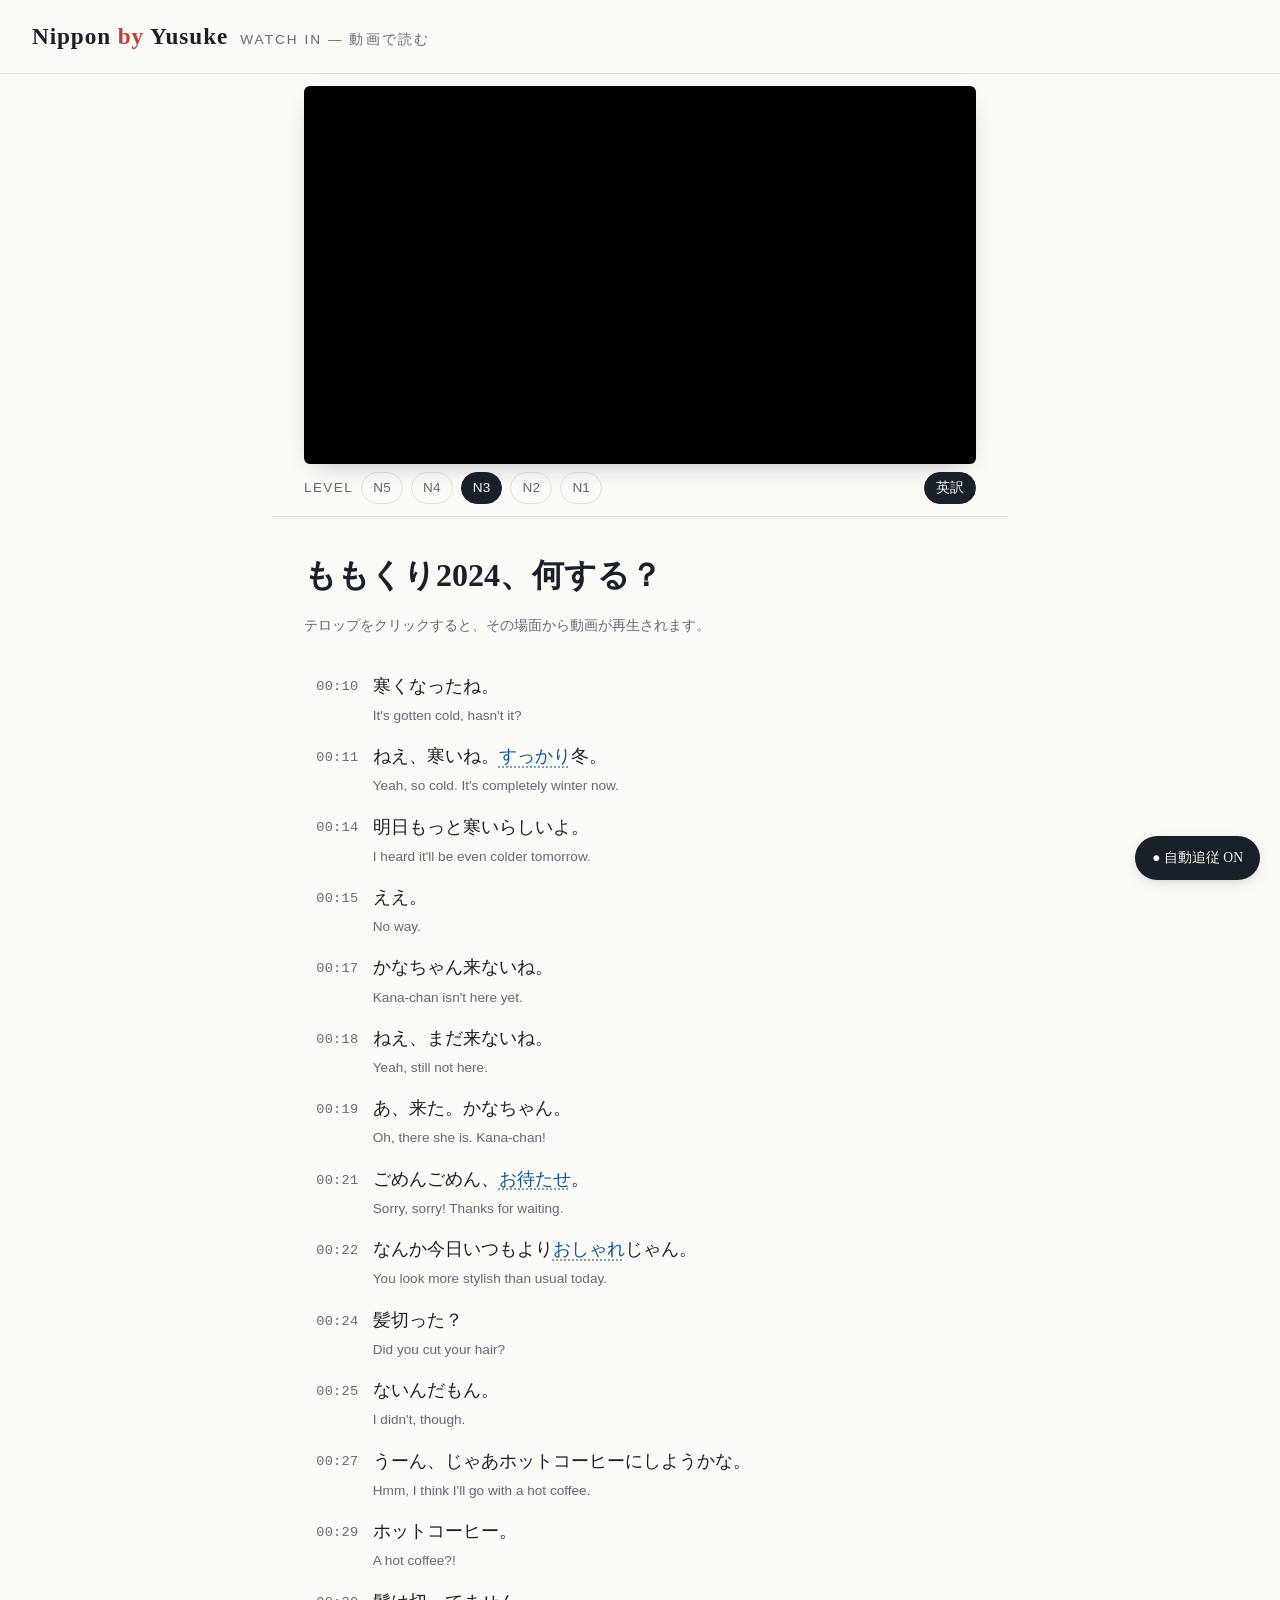
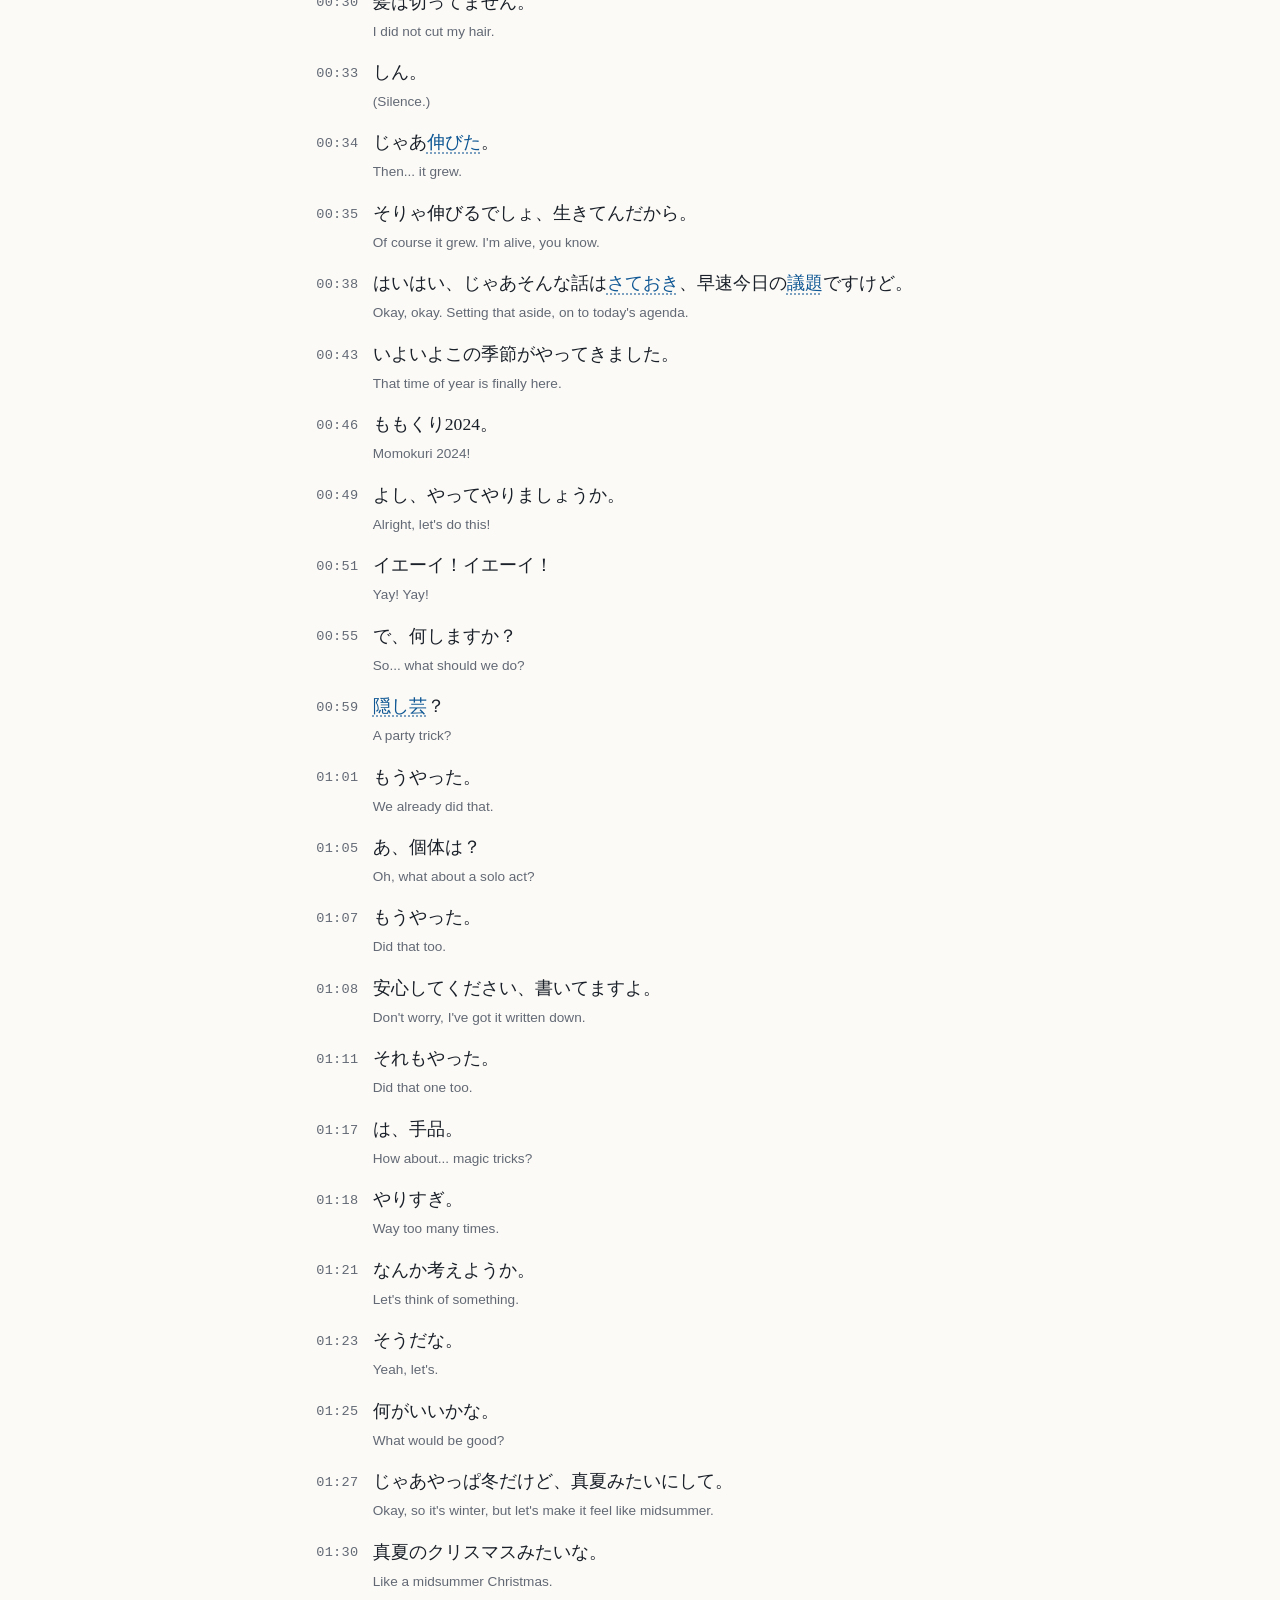
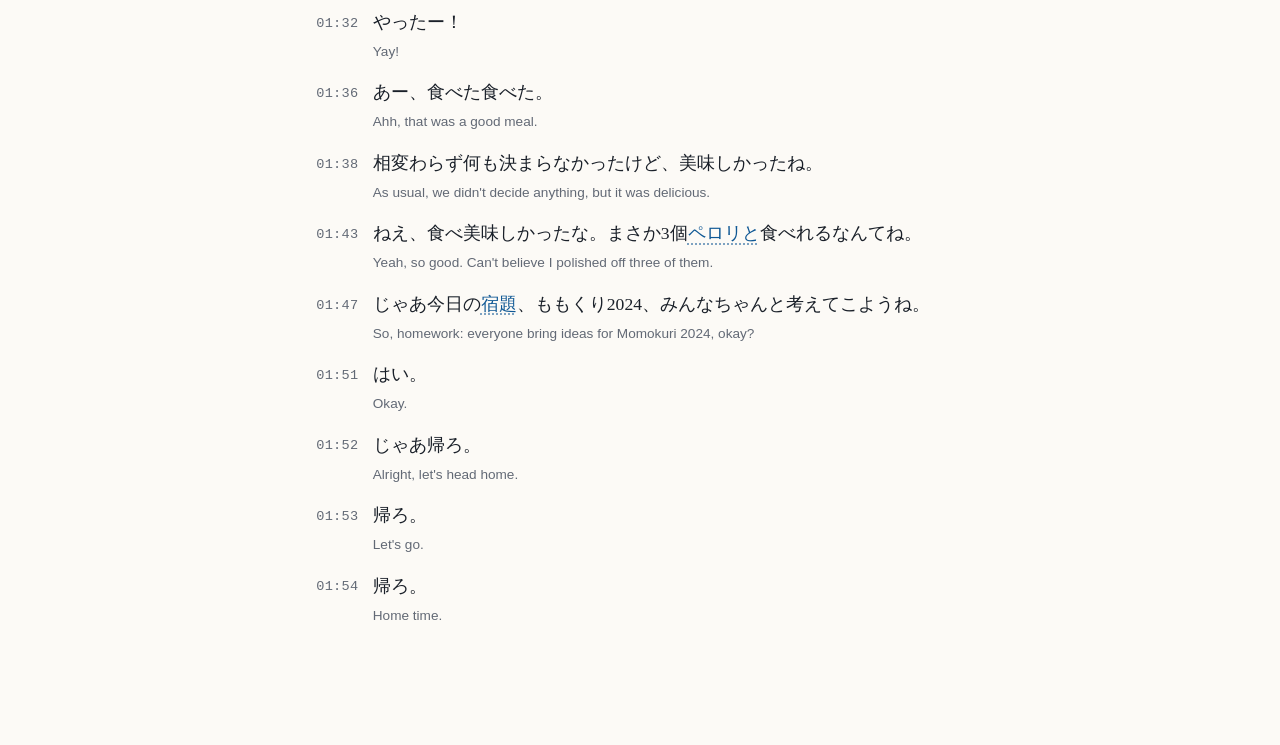
<file: nby_video_mockup.html>
<!DOCTYPE html>
<html lang="ja">
<head>
<meta charset="UTF-8">
<meta name="viewport" content="width=device-width, initial-scale=1.0">
<title>WATCH IN — Nippon by Yusuke（モックアップ）</title>
<style>
@layer reset, base, components;

@layer reset {
  *, *::before, *::after { box-sizing: border-box; margin: 0; padding: 0; }
}

@layer base {
  :root {
    color-scheme: light;
    --ink:     oklch(0.24 0.02 260);
    --paper:   oklch(0.985 0.005 85);
    --surface: oklch(0.965 0.008 85);
    --muted:   oklch(0.52 0.02 260);
    --accent:  oklch(0.55 0.16 25);          /* 深い朱 */
    --accent-soft: color-mix(in oklch, var(--accent) 10%, var(--paper));
    --border:  color-mix(in oklch, var(--ink) 12%, transparent);
    --vocab:   oklch(0.45 0.12 250);         /* 語彙リンクの藍 */

    --step--1: clamp(0.78rem, 0.74rem + 0.2vw, 0.85rem);
    --step-0:  clamp(1rem, 0.95rem + 0.3vw, 1.1rem);
    --step-1:  clamp(1.25rem, 1.15rem + 0.5vw, 1.45rem);
    --step-2:  clamp(1.6rem, 1.4rem + 1vw, 2rem);
    --space:   clamp(1rem, 0.5rem + 2vw, 2rem);

    font-family: "Hiragino Mincho ProN", "Yu Mincho", "Noto Serif JP", serif;
  }
  body {
    background: var(--paper);
    color: var(--ink);
    line-height: 1.9;
    font-size: var(--step-0);
  }
  .sans { font-family: "Hiragino Kaku Gothic ProN", "Yu Gothic", "Noto Sans JP", sans-serif; }
}

@layer components {
  /* ── ヘッダー ─────────────────── */
  header.site {
    display: flex; align-items: baseline; gap: 0.75rem;
    padding: 0.9rem var(--space);
    border-bottom: 1px solid var(--border);
  }
  header.site .brand {
    font-size: var(--step-1);
    letter-spacing: 0.04em;
    font-weight: 600;
  }
  header.site .brand em { font-style: normal; color: var(--accent); }
  header.site .feature-tag {
    font-size: var(--step--1);
    color: var(--muted);
    letter-spacing: 0.15em;
    text-transform: uppercase;
  }

  main {
    max-width: 46rem;
    margin-inline: auto;
    padding-block-end: 6rem;
  }

  /* ── 動画（stickyで常に上部） ─────── */
  .video-shell {
    position: sticky; top: 0; z-index: 20;
    background: var(--paper);
    padding: 0.75rem var(--space) 0.5rem;
    border-bottom: 1px solid var(--border);
  }
  .video-frame {
    aspect-ratio: 16 / 9;
    border-radius: 6px;
    overflow: hidden;
    background: black;
    box-shadow: 0 8px 24px -12px color-mix(in oklch, var(--ink) 40%, transparent);
  }
  .video-frame iframe { width: 100%; height: 100%; border: 0; display: block; }

  .level-bar {
    display: flex; align-items: center; gap: 0.5rem;
    padding-block: 0.5rem 0.25rem;
  }
  .level-bar .label { font-size: var(--step--1); color: var(--muted); letter-spacing: 0.1em; }
  .level-bar button {
    font: inherit; font-size: var(--step--1);
    padding: 0.15rem 0.7rem;
    border: 1px solid var(--border);
    border-radius: 999px;
    background: transparent; color: var(--muted);
    cursor: pointer;
  }
  .level-bar button[aria-pressed="true"] {
    background: var(--ink); color: var(--paper); border-color: var(--ink);
  }
  .level-bar button:focus-visible { outline: 2px solid var(--accent); outline-offset: 2px; }

  /* ── 記事タイトル ─────────────── */
  .article-head { padding: 1.75rem var(--space) 0.5rem; }
  .article-head h1 { font-size: var(--step-2); font-weight: 600; text-wrap: balance; }
  .article-head p  { font-size: var(--step--1); color: var(--muted); margin-block-start: 0.4rem; }

  /* ── テロップ本体 ─────────────── */
  .transcript { padding: 1rem var(--space); }

  .line {
    display: grid;
    grid-template-columns: 3.4rem 1fr;
    gap: 0.9rem;
    padding: 0.45rem 0.6rem;
    margin-inline: -0.6rem;
    border-radius: 6px;
    cursor: pointer;
    transition: background 0.25s;
  }
  .line:hover { background: var(--surface); }
  .line:focus-visible { outline: 2px solid var(--accent); outline-offset: -2px; }

  .line .time {
    font-family: "SF Mono", "Consolas", monospace;
    font-size: var(--step--1);
    color: var(--muted);
    padding-block-start: 0.35em;
    text-align: right;
    letter-spacing: 0.02em;
  }
  .line .text { text-wrap: pretty; }

  /* 英訳行 */
  .line .en {
    display: block;
    font-size: var(--step--1);
    color: var(--muted);
    line-height: 1.55;
    margin-block-start: 0.1rem;
  }
  body[data-en="off"] .line .en { display: none; }

  /* 現在再生中の行 */
  .line[data-active] {
    background: var(--accent-soft);
  }
  .line[data-active] .time { color: var(--accent); font-weight: 600; }
  .line[data-active] .text::before {
    content: "";
    display: inline-block;
    width: 0.45em; height: 0.45em;
    background: var(--accent);
    border-radius: 50%;
    margin-inline-end: 0.5em;
    vertical-align: 0.15em;
  }

  /* ── 語彙ポップアップ ───────────── */
  .vocab {
    color: var(--vocab);
    text-decoration: underline dotted color-mix(in oklch, var(--vocab) 60%, transparent);
    text-underline-offset: 0.25em;
    cursor: pointer;
    border-radius: 3px;
  }
  .vocab:hover { background: color-mix(in oklch, var(--vocab) 10%, transparent); }

  #popup {
    position: fixed; z-index: 50;
    max-width: 20rem;
    background: var(--ink); color: var(--paper);
    border-radius: 8px;
    padding: 0.8rem 1rem;
    font-size: var(--step--1);
    line-height: 1.7;
    box-shadow: 0 12px 32px -8px color-mix(in oklch, var(--ink) 60%, transparent);
    opacity: 0; pointer-events: none;
    transform: translateY(6px);
    transition: opacity 0.2s, transform 0.2s;
  }
  #popup.show { opacity: 1; pointer-events: auto; transform: none; }
  #popup .word { font-size: var(--step-0); font-weight: 600; }
  #popup .reading { color: oklch(0.75 0.05 85); margin-inline-start: 0.5em; }
  #popup .en { color: oklch(0.8 0.02 260); font-style: italic; }
  #popup .taro {
    margin-block-start: 0.4rem;
    padding-block-start: 0.4rem;
    border-top: 1px solid color-mix(in oklch, var(--paper) 20%, transparent);
  }
  #popup .taro::before { content: "AIたろう："; color: var(--accent-soft); font-weight: 600; }

  /* 追従スイッチ */
  .follow-toggle {
    position: fixed; bottom: 1.25rem; right: 1.25rem; z-index: 30;
    font: inherit; font-size: var(--step--1);
    padding: 0.5rem 1rem;
    border-radius: 999px;
    border: 1px solid var(--border);
    background: var(--paper);
    color: var(--muted);
    cursor: pointer;
    box-shadow: 0 4px 16px -6px color-mix(in oklch, var(--ink) 30%, transparent);
  }
  .follow-toggle[aria-pressed="true"] { background: var(--ink); color: var(--paper); }

  @media (prefers-reduced-motion: reduce) {
    *, ::before, ::after { transition: none !important; }
  }
}
</style>
</head>
<body>

<header class="site">
  <span class="brand">Nippon <em>by</em> Yusuke</span>
  <span class="feature-tag sans">WATCH IN — 動画で読む</span>
</header>

<main>
  <div class="video-shell">
    <div class="video-frame">
      <div id="player"></div>
    </div>
    <div class="level-bar sans" role="group" aria-label="レベル切替（モック）">
      <span class="label">LEVEL</span>
      <button aria-pressed="false">N5</button>
      <button aria-pressed="false">N4</button>
      <button aria-pressed="true">N3</button>
      <button aria-pressed="false">N2</button>
      <button aria-pressed="false">N1</button>
      <button id="enBtn" aria-pressed="true" style="margin-inline-start:auto">英訳</button>
    </div>
  </div>

  <div class="article-head">
    <h1>ももくり2024、何する？</h1>
    <p class="sans">テロップをクリックすると、その場面から動画が再生されます。</p>
  </div>

  <section class="transcript" id="transcript" aria-label="テロップ"></section>
</main>

<div id="popup" role="tooltip"></div>
<button class="follow-toggle sans" id="followBtn" aria-pressed="true">● 自動追従 ON</button>

<script>
/* ─────────────────────────────────────────
   データ：本番ではSupabaseからビルド時に焼き込み。
   text内の <v> タグ = data-vocab-id 相当（デモ用）。
────────────────────────────────────────── */
const VOCAB = {
  sukkari: { word: "すっかり", reading: "adv.", en: "completely, entirely",
    taro: "「すっかり冬」＝もう完全に冬になった、という感覚。変化が終わった状態を表します。" },
  omatase: { word: "お待たせ", reading: "おまたせ", en: "sorry to keep you waiting",
    taro: "待たせた相手への定番のあいさつ。「お待たせしました」の短い形です。" },
  oshare: { word: "おしゃれ", reading: "な形容詞", en: "stylish, fashionable",
    taro: "「いつもよりおしゃれじゃん」の「じゃん」はカジュアルな同意・確認の言い方です。" },
  nobiru: { word: "伸びる", reading: "のびる（伸び／て：伸びて）", en: "to grow (longer)",
    taro: "語幹「伸び」に「た」が付いて「伸びた」。髪や身長が長くなるときに使います。" },
  sateoki: { word: "さておき", reading: "〜はさておき", en: "setting ~ aside",
    taro: "話題を切り替える合図。「そんな話はさておき」＝その話は一旦置いて、本題へ。" },
  gidai: { word: "議題", reading: "ぎだい", en: "agenda, topic for discussion",
    taro: "会議で話し合うテーマのこと。友達同士で使うと少し大げさで、面白い効果があります。" },
  kakushigei: { word: "隠し芸", reading: "かくしげい", en: "hidden talent, party trick",
    taro: "宴会などで披露する特技。「隠し」＋「芸」の複合語です。" },
  perori: { word: "ペロリと", reading: "オノマトペ", en: "(eat) in one gulp, easily",
    taro: "軽々と食べきる様子。「3個ペロリと食べる」＝3個をあっという間に食べる。" },
  shukudai: { word: "宿題", reading: "しゅくだい", en: "homework",
    taro: "学校の宿題だけでなく、「次までに考えてくること」の意味でも使います。" },
};

const LINES = [
  { t: 10, text: '寒くなったね。', en: "It's gotten cold, hasn't it?" },
  { t: 11, text: 'ねえ、寒いね。<v id="sukkari">すっかり</v>冬。', en: "Yeah, so cold. It's completely winter now." },
  { t: 14, text: '明日もっと寒いらしいよ。', en: "I heard it'll be even colder tomorrow." },
  { t: 15, text: 'ええ。', en: "No way." },
  { t: 17, text: 'かなちゃん来ないね。', en: "Kana-chan isn't here yet." },
  { t: 18, text: 'ねえ、まだ来ないね。', en: "Yeah, still not here." },
  { t: 19, text: 'あ、来た。かなちゃん。', en: "Oh, there she is. Kana-chan!" },
  { t: 21, text: 'ごめんごめん、<v id="omatase">お待たせ</v>。', en: "Sorry, sorry! Thanks for waiting." },
  { t: 22, text: 'なんか今日いつもより<v id="oshare">おしゃれ</v>じゃん。', en: "You look more stylish than usual today." },
  { t: 24, text: '髪切った？', en: "Did you cut your hair?" },
  { t: 25, text: 'ないんだもん。', en: "I didn't, though." },
  { t: 27, text: 'うーん、じゃあホットコーヒーにしようかな。', en: "Hmm, I think I'll go with a hot coffee." },
  { t: 29, text: 'ホットコーヒー。', en: "A hot coffee?!" },
  { t: 30, text: '髪は切ってません。', en: "I did not cut my hair." },
  { t: 33, text: 'しん。', en: "(Silence.)" },
  { t: 34, text: 'じゃあ<v id="nobiru">伸びた</v>。', en: "Then... it grew." },
  { t: 35, text: 'そりゃ伸びるでしょ、生きてんだから。', en: "Of course it grew. I'm alive, you know." },
  { t: 38, text: 'はいはい、じゃあそんな話は<v id="sateoki">さておき</v>、早速今日の<v id="gidai">議題</v>ですけど。', en: "Okay, okay. Setting that aside, on to today's agenda." },
  { t: 43, text: 'いよいよこの季節がやってきました。', en: "That time of year is finally here." },
  { t: 46, text: 'ももくり2024。', en: "Momokuri 2024!" },
  { t: 49, text: 'よし、やってやりましょうか。', en: "Alright, let's do this!" },
  { t: 51, text: 'イエーイ！イエーイ！', en: "Yay! Yay!" },
  { t: 55, text: 'で、何しますか？', en: "So... what should we do?" },
  { t: 59, text: '<v id="kakushigei">隠し芸</v>？', en: "A party trick?" },
  { t: 61, text: 'もうやった。', en: "We already did that." },
  { t: 65, text: 'あ、個体は？', en: "Oh, what about a solo act?" },
  { t: 67, text: 'もうやった。', en: "Did that too." },
  { t: 68, text: '安心してください、書いてますよ。', en: "Don't worry, I've got it written down." },
  { t: 71, text: 'それもやった。', en: "Did that one too." },
  { t: 77, text: 'は、手品。', en: "How about... magic tricks?" },
  { t: 78, text: 'やりすぎ。', en: "Way too many times." },
  { t: 81, text: 'なんか考えようか。', en: "Let's think of something." },
  { t: 83, text: 'そうだな。', en: "Yeah, let's." },
  { t: 85, text: '何がいいかな。', en: "What would be good?" },
  { t: 87, text: 'じゃあやっぱ冬だけど、真夏みたいにして。', en: "Okay, so it's winter, but let's make it feel like midsummer." },
  { t: 90, text: '真夏のクリスマスみたいな。', en: "Like a midsummer Christmas." },
  { t: 92, text: 'やったー！', en: "Yay!" },
  { t: 96, text: 'あー、食べた食べた。', en: "Ahh, that was a good meal." },
  { t: 98, text: '相変わらず何も決まらなかったけど、美味しかったね。', en: "As usual, we didn't decide anything, but it was delicious." },
  { t: 103, text: 'ねえ、食べ美味しかったな。まさか3個<v id="perori">ペロリと</v>食べれるなんてね。', en: "Yeah, so good. Can't believe I polished off three of them." },
  { t: 107, text: 'じゃあ今日の<v id="shukudai">宿題</v>、ももくり2024、みんなちゃんと考えてこようね。', en: "So, homework: everyone bring ideas for Momokuri 2024, okay?" },
  { t: 111, text: 'はい。', en: "Okay." },
  { t: 112, text: 'じゃあ帰ろ。', en: "Alright, let's head home." },
  { t: 113, text: '帰ろ。', en: "Let's go." },
  { t: 114, text: '帰ろ。', en: "Home time." },
];

/* ── テロップDOM生成 ─────────────── */
const transcript = document.getElementById('transcript');
const fmt = s => `${String(Math.floor(s/60)).padStart(2,'0')}:${String(s%60).padStart(2,'0')}`;

LINES.forEach((line, i) => {
  const el = document.createElement('div');
  el.className = 'line';
  el.tabIndex = 0;
  el.role = 'button';
  el.dataset.start = line.t;
  el.dataset.end = (LINES[i+1]?.t ?? line.t + 4);
  el.innerHTML = `<span class="time sans">${fmt(line.t)}</span><span class="text">${
    line.text.replace(/<v id="([^"]+)">([^<]+)<\/v>/g,
      '<span class="vocab" data-vocab-id="$1" tabindex="0">$2</span>')
  }<span class="en sans">${line.en}</span></span>`;
  transcript.appendChild(el);
});

/* ── YouTube IFrame API ─────────────── */
let player, ready = false;
const tag = document.createElement('script');
tag.src = "https://www.youtube.com/iframe_api";
document.head.appendChild(tag);

window.onYouTubeIframeAPIReady = () => {
  player = new YT.Player('player', {
    videoId: '275wxmjboKM',
    playerVars: { rel: 0, playsinline: 1 },
    events: { onReady: () => { ready = true; } }
  });
};

/* ── クリック → シーク／一時停止 ─────── */
function handleLineClick(line) {
  if (!ready) return;
  if (line === activeEl) {
    // 選択中の行：再生中なら止める（訳の確認）、停止中なら行頭から再生
    if (player.getPlayerState() === YT.PlayerState.PLAYING) {
      player.pauseVideo();
    } else {
      player.seekTo(Number(line.dataset.start), true);
      player.playVideo();
    }
  } else {
    // 選択されていない行：その位置に移動して再生
    player.seekTo(Number(line.dataset.start), true);
    player.playVideo();
  }
}
transcript.addEventListener('click', e => {
  if (e.target.closest('.vocab')) return; // 語彙クリックはポップアップ優先
  const line = e.target.closest('.line');
  if (line) handleLineClick(line);
});
transcript.addEventListener('keydown', e => {
  if (e.key === 'Enter' && e.target.classList.contains('line')) {
    handleLineClick(e.target);
  }
});

/* ── 再生時間 → ハイライト＆自動スクロール ── */
let follow = true;
const followBtn = document.getElementById('followBtn');
followBtn.addEventListener('click', () => {
  follow = !follow;
  followBtn.setAttribute('aria-pressed', follow);
  followBtn.textContent = follow ? '● 自動追従 ON' : '○ 自動追従 OFF';
});

/* ── 英訳オン・オフ ─────────────── */
const enBtn = document.getElementById('enBtn');
enBtn.addEventListener('click', () => {
  const turningOff = document.body.dataset.en !== 'off';
  document.body.dataset.en = turningOff ? 'off' : 'on';
  enBtn.setAttribute('aria-pressed', String(!turningOff));
});

let activeEl = null;
setInterval(() => {
  if (!ready || player.getPlayerState() !== YT.PlayerState.PLAYING) return;
  const t = player.getCurrentTime();
  const lines = transcript.children;
  let hit = null;
  for (const el of lines) {
    if (t >= el.dataset.start && t < el.dataset.end) { hit = el; break; }
  }
  if (hit !== activeEl) {
    activeEl?.removeAttribute('data-active');
    activeEl = hit;
    if (hit) {
      hit.setAttribute('data-active', '');
      if (follow) hit.scrollIntoView({ behavior: 'smooth', block: 'center' });
    }
  }
}, 250);

/* ── 語彙ポップアップ ─────────────── */
const popup = document.getElementById('popup');
function showPopup(target) {
  const v = VOCAB[target.dataset.vocabId];
  if (!v) return;
  popup.innerHTML = `
    <div><span class="word">${v.word}</span><span class="reading">${v.reading}</span></div>
    <div class="en">${v.en}</div>
    <div class="taro">${v.taro}</div>`;
  const r = target.getBoundingClientRect();
  popup.classList.add('show');
  const pw = popup.offsetWidth;
  let x = r.left + r.width/2 - pw/2;
  x = Math.max(8, Math.min(x, innerWidth - pw - 8));
  let y = r.bottom + 8;
  if (y + popup.offsetHeight > innerHeight - 8) y = r.top - popup.offsetHeight - 8;
  popup.style.left = x + 'px';
  popup.style.top = y + 'px';
}
document.addEventListener('click', e => {
  const v = e.target.closest('.vocab');
  if (v) { showPopup(v); e.stopPropagation(); }
  else if (!e.target.closest('#popup')) popup.classList.remove('show');
});
document.addEventListener('keydown', e => {
  if (e.key === 'Escape') popup.classList.remove('show');
  if (e.key === 'Enter' && e.target.classList?.contains('vocab')) showPopup(e.target);
});
window.addEventListener('scroll', () => popup.classList.remove('show'), { passive: true });
</script>
</body>
</html>
</file>
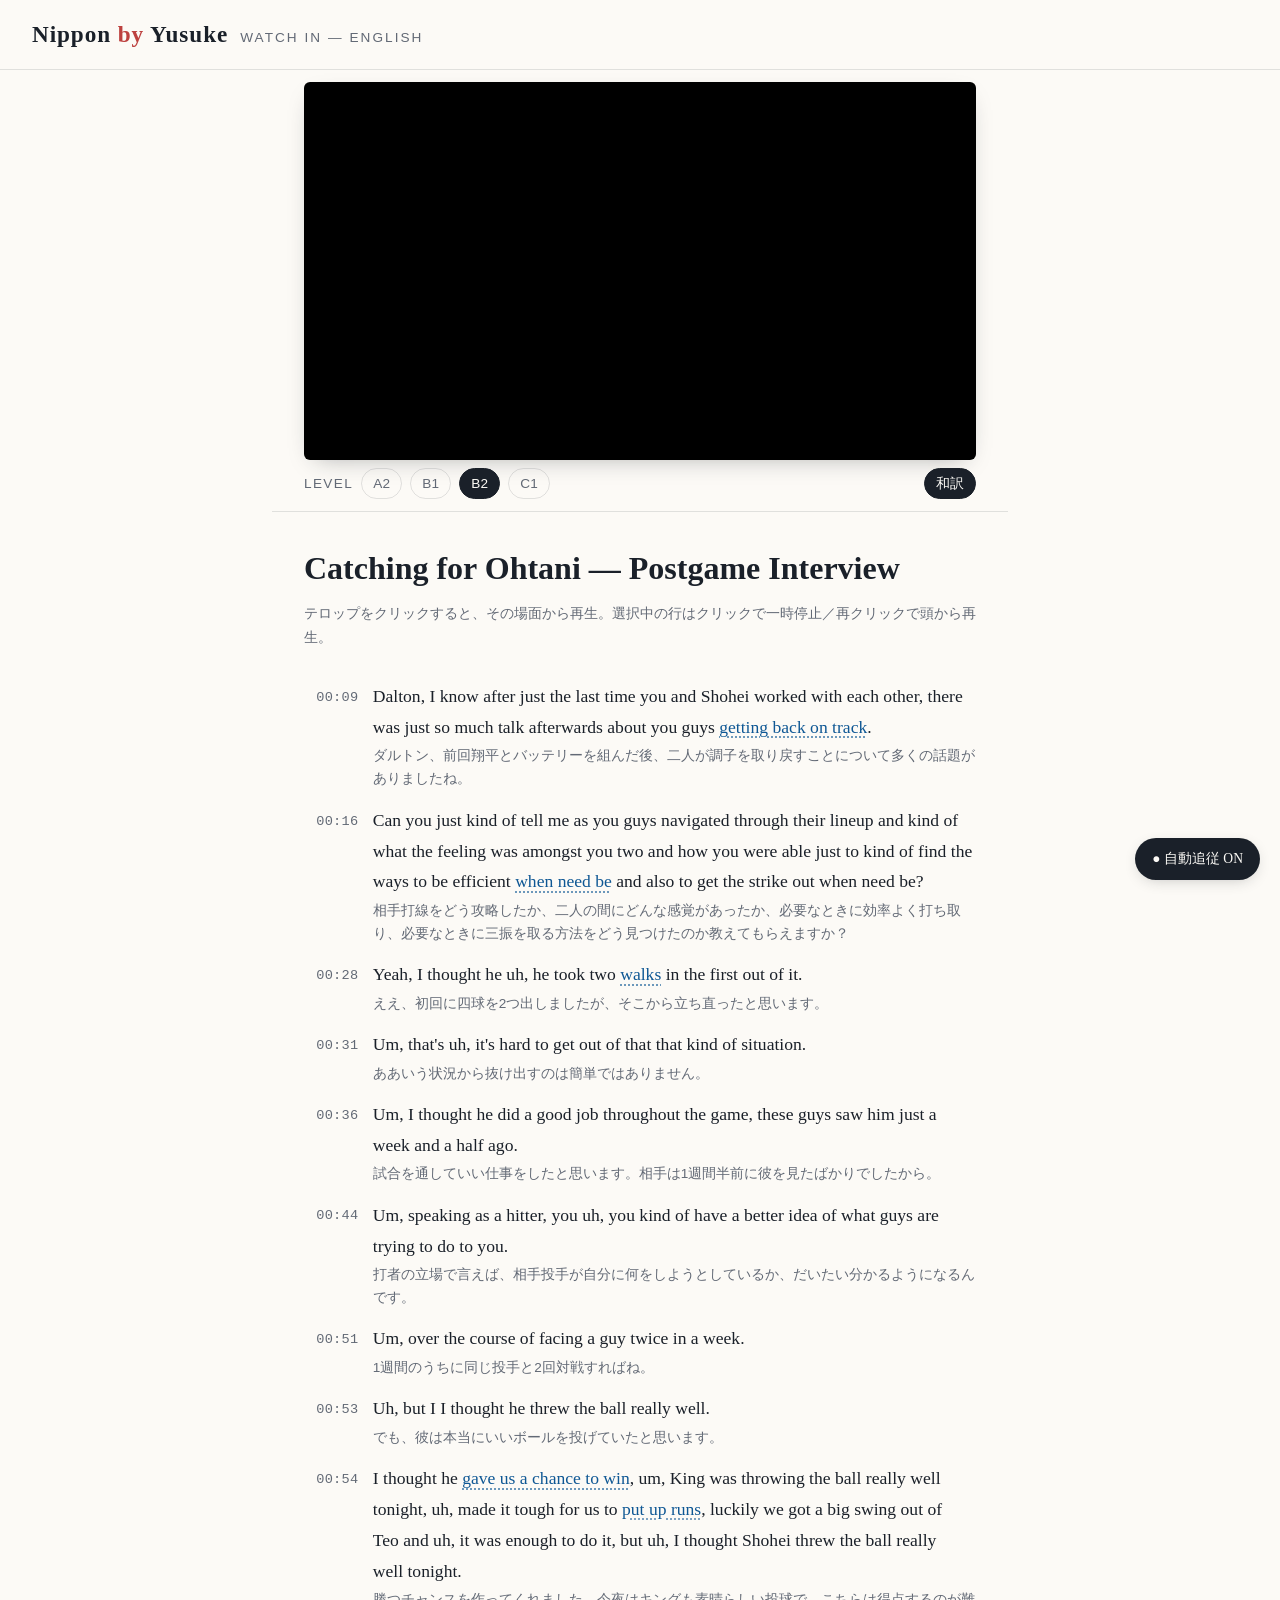
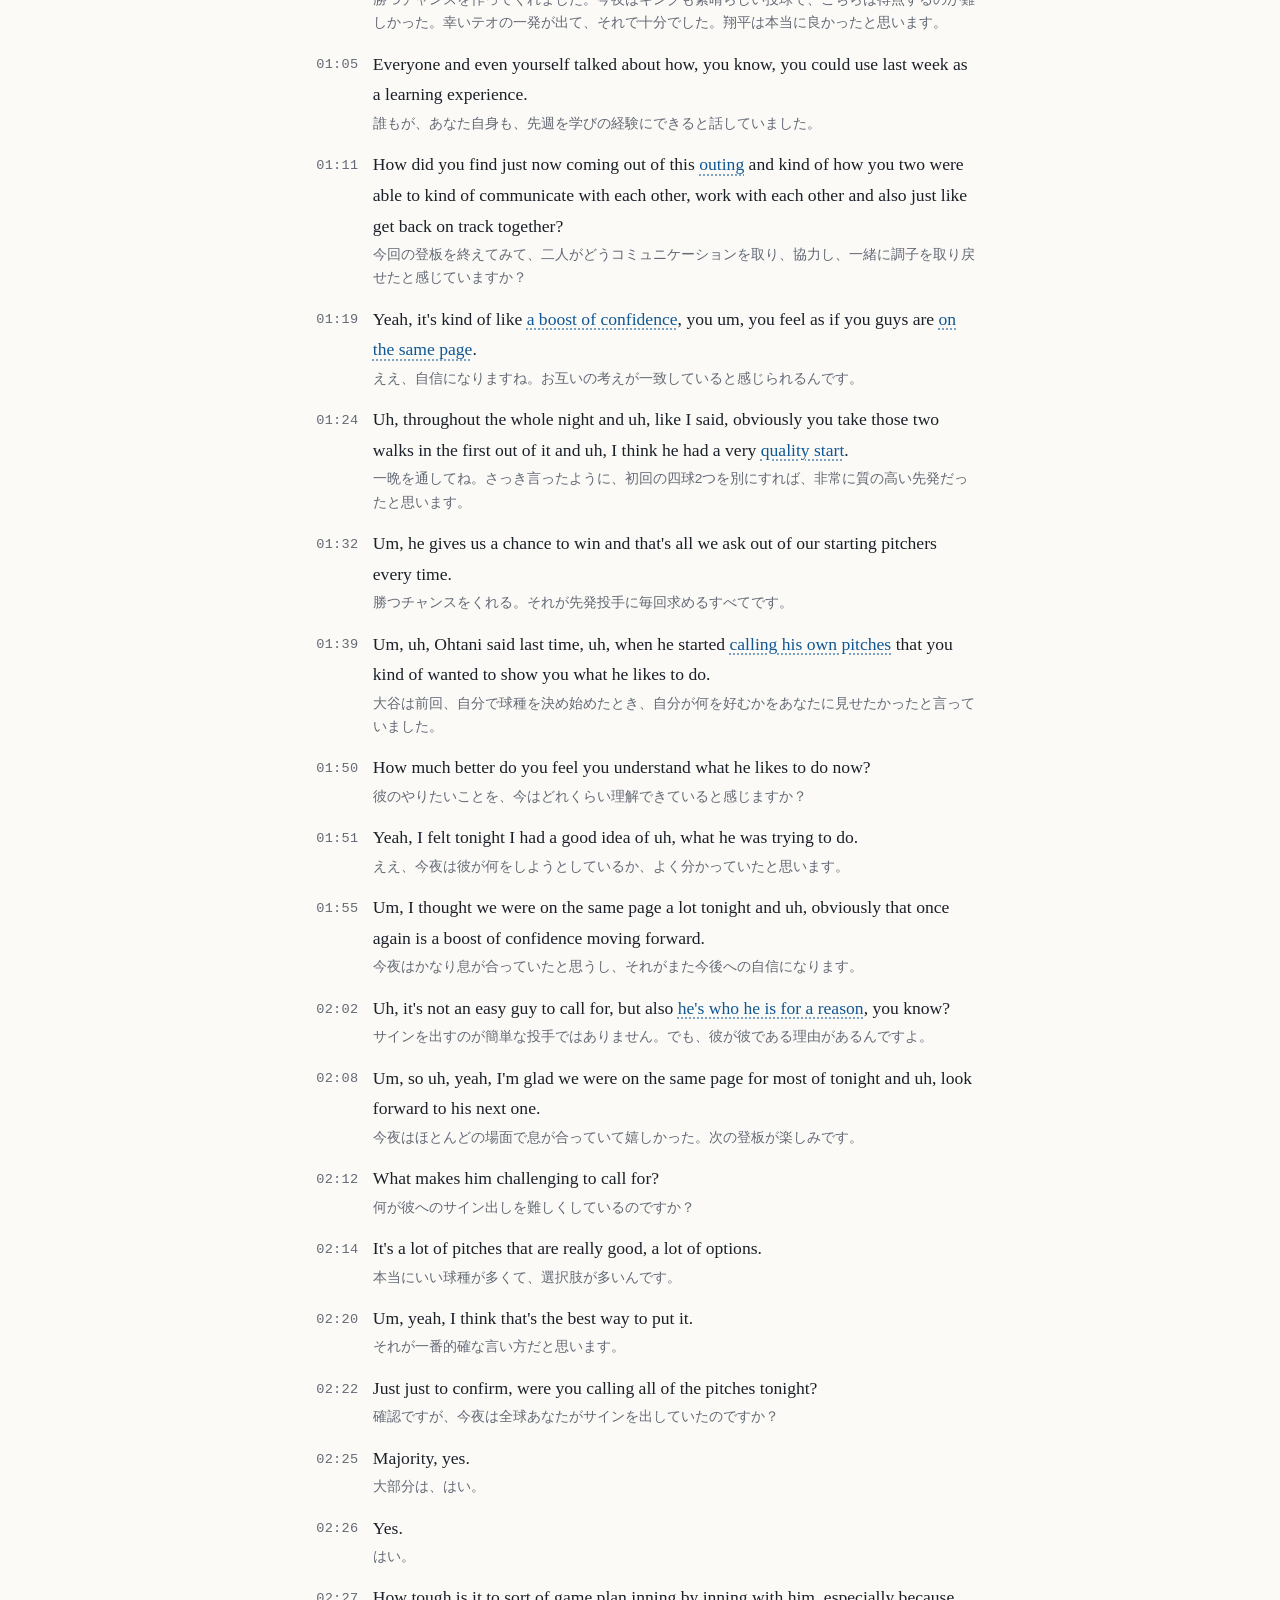
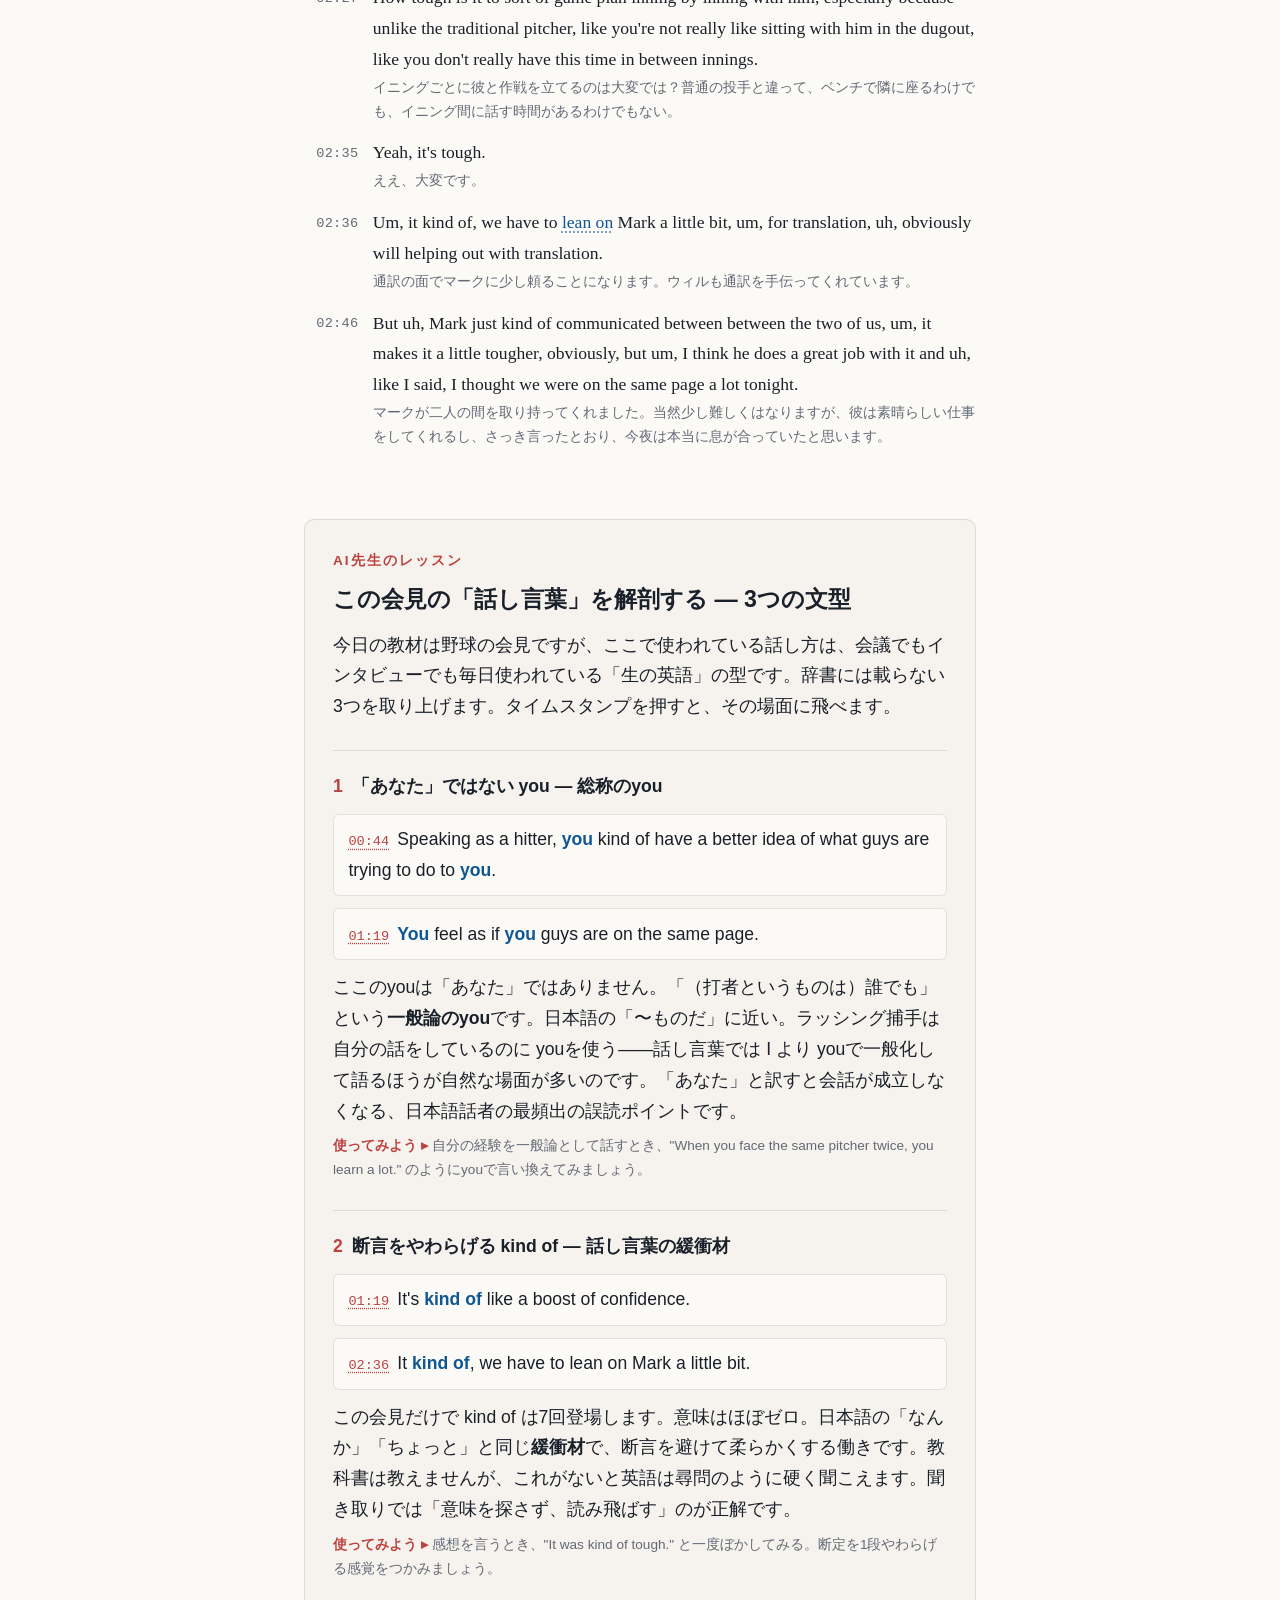
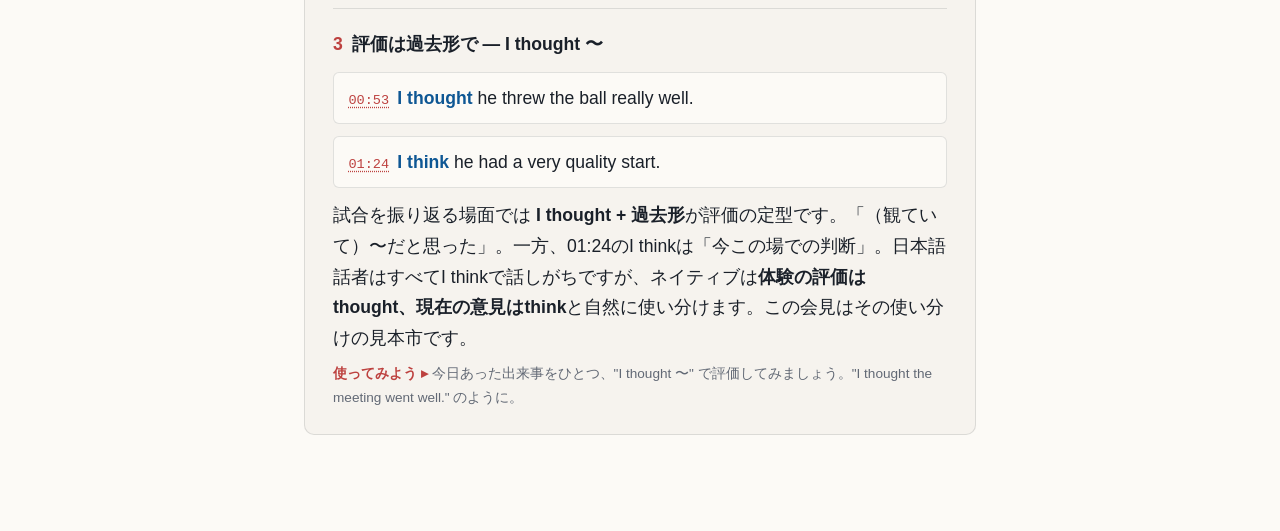
<file: nby_video_mockup_en.html>
<!DOCTYPE html>
<html lang="ja">
<head>
<meta charset="UTF-8">
<meta name="viewport" content="width=device-width, initial-scale=1.0">
<title>WATCH IN English — Nippon by Yusuke（学習者体験モック）</title>
<style>
@layer reset, base, components;

@layer reset {
  *, *::before, *::after { box-sizing: border-box; margin: 0; padding: 0; }
}

@layer base {
  :root {
    color-scheme: light;
    --ink:     oklch(0.24 0.02 260);
    --paper:   oklch(0.985 0.005 85);
    --surface: oklch(0.965 0.008 85);
    --muted:   oklch(0.52 0.02 260);
    --accent:  oklch(0.55 0.16 25);
    --accent-soft: color-mix(in oklch, var(--accent) 10%, var(--paper));
    --border:  color-mix(in oklch, var(--ink) 12%, transparent);
    --vocab:   oklch(0.45 0.12 250);

    --step--1: clamp(0.78rem, 0.74rem + 0.2vw, 0.85rem);
    --step-0:  clamp(1rem, 0.95rem + 0.3vw, 1.1rem);
    --step-1:  clamp(1.25rem, 1.15rem + 0.5vw, 1.45rem);
    --step-2:  clamp(1.6rem, 1.4rem + 1vw, 2rem);
    --space:   clamp(1rem, 0.5rem + 2vw, 2rem);

    font-family: Georgia, "Times New Roman", "Hiragino Mincho ProN", serif;
  }
  body {
    background: var(--paper);
    color: var(--ink);
    line-height: 1.75;
    font-size: var(--step-0);
  }
  .sans { font-family: "Hiragino Kaku Gothic ProN", "Yu Gothic", "Helvetica Neue", sans-serif; }
}

@layer components {
  header.site {
    display: flex; align-items: baseline; gap: 0.75rem;
    padding: 0.9rem var(--space);
    border-bottom: 1px solid var(--border);
  }
  header.site .brand {
    font-size: var(--step-1);
    letter-spacing: 0.04em;
    font-weight: 600;
  }
  header.site .brand em { font-style: normal; color: var(--accent); }
  header.site .feature-tag {
    font-size: var(--step--1);
    color: var(--muted);
    letter-spacing: 0.15em;
    text-transform: uppercase;
  }

  main {
    max-width: 46rem;
    margin-inline: auto;
    padding-block-end: 6rem;
  }

  .video-shell {
    position: sticky; top: 0; z-index: 20;
    background: var(--paper);
    padding: 0.75rem var(--space) 0.5rem;
    border-bottom: 1px solid var(--border);
  }
  .video-frame {
    aspect-ratio: 16 / 9;
    border-radius: 6px;
    overflow: hidden;
    background: black;
    box-shadow: 0 8px 24px -12px color-mix(in oklch, var(--ink) 40%, transparent);
  }
  .video-frame iframe { width: 100%; height: 100%; border: 0; display: block; }

  .level-bar {
    display: flex; align-items: center; gap: 0.5rem;
    padding-block: 0.5rem 0.25rem;
  }
  .level-bar .label { font-size: var(--step--1); color: var(--muted); letter-spacing: 0.1em; }
  .level-bar button {
    font: inherit; font-size: var(--step--1);
    padding: 0.15rem 0.7rem;
    border: 1px solid var(--border);
    border-radius: 999px;
    background: transparent; color: var(--muted);
    cursor: pointer;
  }
  .level-bar button[aria-pressed="true"] {
    background: var(--ink); color: var(--paper); border-color: var(--ink);
  }
  .level-bar button:focus-visible { outline: 2px solid var(--accent); outline-offset: 2px; }

  .article-head { padding: 1.75rem var(--space) 0.5rem; }
  .article-head h1 { font-size: var(--step-2); font-weight: 600; text-wrap: balance; }
  .article-head p  { font-size: var(--step--1); color: var(--muted); margin-block-start: 0.4rem; }

  .transcript { padding: 1rem var(--space); }

  .line {
    display: grid;
    grid-template-columns: 3.4rem 1fr;
    gap: 0.9rem;
    padding: 0.45rem 0.6rem;
    margin-inline: -0.6rem;
    border-radius: 6px;
    cursor: pointer;
    transition: background 0.25s;
  }
  .line:hover { background: var(--surface); }
  .line:focus-visible { outline: 2px solid var(--accent); outline-offset: -2px; }

  .line .time {
    font-family: "SF Mono", "Consolas", monospace;
    font-size: var(--step--1);
    color: var(--muted);
    padding-block-start: 0.35em;
    text-align: right;
    letter-spacing: 0.02em;
  }
  .line .text { text-wrap: pretty; }

  /* 和訳行 */
  .line .sub {
    display: block;
    font-size: var(--step--1);
    color: var(--muted);
    line-height: 1.7;
    margin-block-start: 0.1rem;
  }
  body[data-sub="off"] .line .sub { display: none; }

  .line[data-active] { background: var(--accent-soft); }
  .line[data-active] .time { color: var(--accent); font-weight: 600; }
  .line[data-active] .text::before {
    content: "";
    display: inline-block;
    width: 0.45em; height: 0.45em;
    background: var(--accent);
    border-radius: 50%;
    margin-inline-end: 0.5em;
    vertical-align: 0.15em;
  }

  .vocab {
    color: var(--vocab);
    text-decoration: underline dotted color-mix(in oklch, var(--vocab) 60%, transparent);
    text-underline-offset: 0.25em;
    cursor: pointer;
    border-radius: 3px;
  }
  .vocab:hover { background: color-mix(in oklch, var(--vocab) 10%, transparent); }

  #popup {
    position: fixed; z-index: 50;
    max-width: 21rem;
    background: var(--ink); color: var(--paper);
    border-radius: 8px;
    padding: 0.8rem 1rem;
    font-size: var(--step--1);
    line-height: 1.7;
    box-shadow: 0 12px 32px -8px color-mix(in oklch, var(--ink) 60%, transparent);
    opacity: 0; pointer-events: none;
    transform: translateY(6px);
    transition: opacity 0.2s, transform 0.2s;
  }
  #popup.show { opacity: 1; pointer-events: auto; transform: none; }
  #popup .word { font-size: var(--step-0); font-weight: 600; }
  #popup .pos { color: oklch(0.75 0.05 85); margin-inline-start: 0.5em; }
  #popup .gloss { color: oklch(0.8 0.02 260); }
  #popup .taro {
    margin-block-start: 0.4rem;
    padding-block-start: 0.4rem;
    border-top: 1px solid color-mix(in oklch, var(--paper) 20%, transparent);
  }
  #popup .taro::before { content: "AIたろう："; color: var(--accent-soft); font-weight: 600; }

  .follow-toggle {
    position: fixed; bottom: 1.25rem; right: 1.25rem; z-index: 30;
    font: inherit; font-size: var(--step--1);
    padding: 0.5rem 1rem;
    border-radius: 999px;
    border: 1px solid var(--border);
    background: var(--paper);
    color: var(--muted);
    cursor: pointer;
    box-shadow: 0 4px 16px -6px color-mix(in oklch, var(--ink) 30%, transparent);
  }
  .follow-toggle[aria-pressed="true"] { background: var(--ink); color: var(--paper); }

  /* ── AI先生レッスン ───────────── */
  .sensei {
    margin: 3rem var(--space) 0;
    padding: 1.5rem clamp(1rem, 4vw, 1.75rem);
    border: 1px solid var(--border);
    border-radius: 10px;
    background: var(--surface);
  }
  .sensei .sensei-tag {
    font-size: var(--step--1);
    color: var(--accent);
    letter-spacing: 0.15em;
    font-weight: 600;
  }
  .sensei h2 {
    font-size: var(--step-1);
    font-weight: 600;
    margin-block: 0.3rem 0.6rem;
    text-wrap: balance;
  }
  .sensei > p { font-size: var(--step-0); }
  .sensei .pattern {
    margin-block-start: 1.75rem;
    padding-block-start: 1.25rem;
    border-top: 1px solid var(--border);
  }
  .sensei .pattern h3 {
    font-size: var(--step-0);
    font-weight: 600;
  }
  .sensei .pattern h3 .num {
    color: var(--accent);
    margin-inline-end: 0.5em;
  }
  .sensei .example {
    margin-block: 0.75rem;
    padding: 0.6rem 0.9rem;
    background: var(--paper);
    border-radius: 6px;
    border: 1px solid var(--border);
  }
  .sensei .example .quote { display: block; }
  .sensei .example .quote b { color: var(--vocab); font-weight: 600; }
  .sensei .seek {
    font-family: "SF Mono", "Consolas", monospace;
    font-size: var(--step--1);
    color: var(--accent);
    cursor: pointer;
    text-decoration: underline dotted;
    text-underline-offset: 0.2em;
    margin-inline-end: 0.6em;
    white-space: nowrap;
  }
  .sensei .try {
    font-size: var(--step--1);
    color: var(--muted);
    margin-block-start: 0.5rem;
  }
  .sensei .try::before { content: "使ってみよう ▸ "; color: var(--accent); font-weight: 600; }

  @media (prefers-reduced-motion: reduce) {
    *, ::before, ::after { transition: none !important; }
  }
}
</style>
</head>
<body>

<header class="site">
  <span class="brand">Nippon <em>by</em> Yusuke</span>
  <span class="feature-tag sans">WATCH IN — English</span>
</header>

<main>
  <div class="video-shell">
    <div class="video-frame">
      <div id="player"></div>
    </div>
    <div class="level-bar sans" role="group" aria-label="レベル切替（モック）">
      <span class="label">LEVEL</span>
      <button aria-pressed="false">A2</button>
      <button aria-pressed="false">B1</button>
      <button aria-pressed="true">B2</button>
      <button aria-pressed="false">C1</button>
      <button id="subBtn" aria-pressed="true" style="margin-inline-start:auto">和訳</button>
    </div>
  </div>

  <div class="article-head">
    <h1>Catching for Ohtani — Postgame Interview</h1>
    <p class="sans">テロップをクリックすると、その場面から再生。選択中の行はクリックで一時停止／再クリックで頭から再生。</p>
  </div>

  <section class="transcript" id="transcript" aria-label="テロップ"></section>

  <section class="sensei sans" aria-label="AI先生のレッスン">
    <span class="sensei-tag">AI先生のレッスン</span>
    <h2>この会見の「話し言葉」を解剖する — 3つの文型</h2>
    <p>今日の教材は野球の会見ですが、ここで使われている話し方は、会議でもインタビューでも毎日使われている「生の英語」の型です。辞書には載らない3つを取り上げます。タイムスタンプを押すと、その場面に飛べます。</p>

    <div class="pattern">
      <h3><span class="num">1</span>「あなた」ではない you — 総称のyou</h3>
      <div class="example">
        <span class="quote"><span class="seek" data-t="44">00:44</span>Speaking as a hitter, <b>you</b> kind of have a better idea of what guys are trying to do to <b>you</b>.</span>
      </div>
      <div class="example">
        <span class="quote"><span class="seek" data-t="79">01:19</span><b>You</b> feel as if <b>you</b> guys are on the same page.</span>
      </div>
      <p>ここのyouは「あなた」ではありません。「（打者というものは）誰でも」という<strong>一般論のyou</strong>です。日本語の「〜ものだ」に近い。ラッシング捕手は自分の話をしているのに youを使う——話し言葉では I より youで一般化して語るほうが自然な場面が多いのです。「あなた」と訳すと会話が成立しなくなる、日本語話者の最頻出の誤読ポイントです。</p>
      <p class="try">自分の経験を一般論として話すとき、"When you face the same pitcher twice, you learn a lot." のようにyouで言い換えてみましょう。</p>
    </div>

    <div class="pattern">
      <h3><span class="num">2</span>断言をやわらげる kind of — 話し言葉の緩衝材</h3>
      <div class="example">
        <span class="quote"><span class="seek" data-t="79">01:19</span>It's <b>kind of</b> like a boost of confidence.</span>
      </div>
      <div class="example">
        <span class="quote"><span class="seek" data-t="156">02:36</span>It <b>kind of</b>, we have to lean on Mark a little bit.</span>
      </div>
      <p>この会見だけで kind of は7回登場します。意味はほぼゼロ。日本語の「なんか」「ちょっと」と同じ<strong>緩衝材</strong>で、断言を避けて柔らかくする働きです。教科書は教えませんが、これがないと英語は尋問のように硬く聞こえます。聞き取りでは「意味を探さず、読み飛ばす」のが正解です。</p>
      <p class="try">感想を言うとき、"It was kind of tough." と一度ぼかしてみる。断定を1段やわらげる感覚をつかみましょう。</p>
    </div>

    <div class="pattern">
      <h3><span class="num">3</span>評価は過去形で — I thought 〜</h3>
      <div class="example">
        <span class="quote"><span class="seek" data-t="53">00:53</span><b>I thought</b> he threw the ball really well.</span>
      </div>
      <div class="example">
        <span class="quote"><span class="seek" data-t="84">01:24</span><b>I think</b> he had a very quality start.</span>
      </div>
      <p>試合を振り返る場面では <strong>I thought + 過去形</strong>が評価の定型です。「（観ていて）〜だと思った」。一方、01:24のI thinkは「今この場での判断」。日本語話者はすべてI thinkで話しがちですが、ネイティブは<strong>体験の評価はthought、現在の意見はthink</strong>と自然に使い分けます。この会見はその使い分けの見本市です。</p>
      <p class="try">今日あった出来事をひとつ、"I thought 〜" で評価してみましょう。"I thought the meeting went well." のように。</p>
    </div>
  </section>
</main>

<div id="popup" role="tooltip"></div>
<button class="follow-toggle sans" id="followBtn" aria-pressed="true">● 自動追従 ON</button>

<script>
const VOCAB = {
  backontrack: { word: "get back on track", pos: "idiom", gloss: "調子を取り戻す、軌道に戻る",
    taro: "track＝線路・軌道。脱線した列車が軌道に戻るイメージ。この会見全体のキーワードで、質問者が2回使っています。" },
  needbe: { word: "when need be", pos: "idiom", gloss: "必要なときに",
    taro: "when necessary の口語的な言い方。「効率よく打ち取るべき時は打ち取り、三振が欲しい時は三振を取る」という文脈です。" },
  walks: { word: "walk", pos: "n.（野球）", gloss: "四球、フォアボール",
    taro: "野球用語。「take two walks」で「四球を2つ出す」。日常語の「歩く」とは別の意味になる典型例です。" },
  chancetowin: { word: "give us a chance to win", pos: "phrase", gloss: "勝てる試合を作ってくれる",
    taro: "先発投手を評価する決まり文句。後半で「that's all we ask out of our starting pitchers」（先発に求めるのはそれだけ）と対になっています。" },
  putupruns: { word: "put up runs", pos: "phrase（野球）", gloss: "得点を挙げる",
    taro: "put up は「（数字を）掲げる」イメージ。スコアボードに点を載せる、という発想の表現です。" },
  outing: { word: "outing", pos: "n.", gloss: "登板（1試合分の投球）",
    taro: "本来は「外出・遠足」。野球では投手の「登板」を指します。文脈で意味が切り替わる語です。" },
  boost: { word: "a boost of confidence", pos: "phrase", gloss: "自信につながるもの",
    taro: "boost＝押し上げ。「自信をブーストしてくれるもの」。この会見で2回登場する、話し手の心情の核です。" },
  samepage: { word: "on the same page", pos: "idiom", gloss: "考えが一致して、息が合って",
    taro: "「同じページを見ている」＝認識が揃っている。この会見で4回も出てくる最重要フレーズ。バッテリーの信頼関係を表しています。" },
  qualitystart: { word: "quality start", pos: "n.（野球）", gloss: "クオリティ・スタート（6回以上・自責3以下）",
    taro: "野球の記録用語ですが、ここでは文字どおり「質の高い先発」の意味も掛かっています。" },
  callpitches: { word: "call pitches", pos: "phrase（野球）", gloss: "球種のサインを出す",
    taro: "call＝指示を出す。捕手の仕事です。「call his own pitches」なら投手が自分で球種を決めること。大谷は自分で決めることで知られています。" },
  whoheis: { word: "he's who he is for a reason", pos: "phrase", gloss: "彼が今の彼なのには理由がある",
    taro: "一流の人物への賛辞の定型。「サインを出すのが難しい投手だが、それこそが彼を超一流たらしめている」という文脈です。" },
  leanon: { word: "lean on", pos: "phr. v.", gloss: "〜に頼る",
    taro: "物理的に「寄りかかる」から「頼る」へ。ここでは通訳のマークに頼る、という意味です。" },
};

const LINES = [
  { t: 9,   text: 'Dalton, I know after just the last time you and Shohei worked with each other, there was just so much talk afterwards about you guys <v id="backontrack">getting back on track</v>.', sub: 'ダルトン、前回翔平とバッテリーを組んだ後、二人が調子を取り戻すことについて多くの話題がありましたね。' },
  { t: 16,  text: 'Can you just kind of tell me as you guys navigated through their lineup and kind of what the feeling was amongst you two and how you were able just to kind of find the ways to be efficient <v id="needbe">when need be</v> and also to get the strike out when need be?', sub: '相手打線をどう攻略したか、二人の間にどんな感覚があったか、必要なときに効率よく打ち取り、必要なときに三振を取る方法をどう見つけたのか教えてもらえますか？' },
  { t: 28,  text: 'Yeah, I thought he uh, he took two <v id="walks">walks</v> in the first out of it.', sub: 'ええ、初回に四球を2つ出しましたが、そこから立ち直ったと思います。' },
  { t: 31,  text: "Um, that's uh, it's hard to get out of that that kind of situation.", sub: 'ああいう状況から抜け出すのは簡単ではありません。' },
  { t: 36,  text: 'Um, I thought he did a good job throughout the game, these guys saw him just a week and a half ago.', sub: '試合を通していい仕事をしたと思います。相手は1週間半前に彼を見たばかりでしたから。' },
  { t: 44,  text: 'Um, speaking as a hitter, you uh, you kind of have a better idea of what guys are trying to do to you.', sub: '打者の立場で言えば、相手投手が自分に何をしようとしているか、だいたい分かるようになるんです。' },
  { t: 51,  text: 'Um, over the course of facing a guy twice in a week.', sub: '1週間のうちに同じ投手と2回対戦すればね。' },
  { t: 53,  text: 'Uh, but I I thought he threw the ball really well.', sub: 'でも、彼は本当にいいボールを投げていたと思います。' },
  { t: 54,  text: 'I thought he <v id="chancetowin">gave us a chance to win</v>, um, King was throwing the ball really well tonight, uh, made it tough for us to <v id="putupruns">put up runs</v>, luckily we got a big swing out of Teo and uh, it was enough to do it, but uh, I thought Shohei threw the ball really well tonight.', sub: '勝つチャンスを作ってくれました。今夜はキングも素晴らしい投球で、こちらは得点するのが難しかった。幸いテオの一発が出て、それで十分でした。翔平は本当に良かったと思います。' },
  { t: 65,  text: 'Everyone and even yourself talked about how, you know, you could use last week as a learning experience.', sub: '誰もが、あなた自身も、先週を学びの経験にできると話していました。' },
  { t: 71,  text: 'How did you find just now coming out of this <v id="outing">outing</v> and kind of how you two were able to kind of communicate with each other, work with each other and also just like get back on track together?', sub: '今回の登板を終えてみて、二人がどうコミュニケーションを取り、協力し、一緒に調子を取り戻せたと感じていますか？' },
  { t: 79,  text: "Yeah, it's kind of like <v id=\"boost\">a boost of confidence</v>, you um, you feel as if you guys are <v id=\"samepage\">on the same page</v>.", sub: 'ええ、自信になりますね。お互いの考えが一致していると感じられるんです。' },
  { t: 84,  text: 'Uh, throughout the whole night and uh, like I said, obviously you take those two walks in the first out of it and uh, I think he had a very <v id="qualitystart">quality start</v>.', sub: '一晩を通してね。さっき言ったように、初回の四球2つを別にすれば、非常に質の高い先発だったと思います。' },
  { t: 92,  text: "Um, he gives us a chance to win and that's all we ask out of our starting pitchers every time.", sub: '勝つチャンスをくれる。それが先発投手に毎回求めるすべてです。' },
  { t: 99,  text: 'Um, uh, Ohtani said last time, uh, when he started <v id="callpitches">calling his own pitches</v> that you kind of wanted to show you what he likes to do.', sub: '大谷は前回、自分で球種を決め始めたとき、自分が何を好むかをあなたに見せたかったと言っていました。' },
  { t: 110, text: 'How much better do you feel you understand what he likes to do now?', sub: '彼のやりたいことを、今はどれくらい理解できていると感じますか？' },
  { t: 111, text: 'Yeah, I felt tonight I had a good idea of uh, what he was trying to do.', sub: 'ええ、今夜は彼が何をしようとしているか、よく分かっていたと思います。' },
  { t: 115, text: 'Um, I thought we were on the same page a lot tonight and uh, obviously that once again is a boost of confidence moving forward.', sub: '今夜はかなり息が合っていたと思うし、それがまた今後への自信になります。' },
  { t: 122, text: "Uh, it's not an easy guy to call for, but also <v id=\"whoheis\">he's who he is for a reason</v>, you know?", sub: 'サインを出すのが簡単な投手ではありません。でも、彼が彼である理由があるんですよ。' },
  { t: 128, text: "Um, so uh, yeah, I'm glad we were on the same page for most of tonight and uh, look forward to his next one.", sub: '今夜はほとんどの場面で息が合っていて嬉しかった。次の登板が楽しみです。' },
  { t: 132, text: 'What makes him challenging to call for?', sub: '何が彼へのサイン出しを難しくしているのですか？' },
  { t: 134, text: "It's a lot of pitches that are really good, a lot of options.", sub: '本当にいい球種が多くて、選択肢が多いんです。' },
  { t: 140, text: "Um, yeah, I think that's the best way to put it.", sub: 'それが一番的確な言い方だと思います。' },
  { t: 142, text: 'Just just to confirm, were you calling all of the pitches tonight?', sub: '確認ですが、今夜は全球あなたがサインを出していたのですか？' },
  { t: 145, text: 'Majority, yes.', sub: '大部分は、はい。' },
  { t: 146, text: 'Yes.', sub: 'はい。' },
  { t: 147, text: "How tough is it to sort of game plan inning by inning with him, especially because unlike the traditional pitcher, like you're not really like sitting with him in the dugout, like you don't really have this time in between innings.", sub: 'イニングごとに彼と作戦を立てるのは大変では？普通の投手と違って、ベンチで隣に座るわけでも、イニング間に話す時間があるわけでもない。' },
  { t: 155, text: "Yeah, it's tough.", sub: 'ええ、大変です。' },
  { t: 156, text: 'Um, it kind of, we have to <v id="leanon">lean on</v> Mark a little bit, um, for translation, uh, obviously will helping out with translation.', sub: '通訳の面でマークに少し頼ることになります。ウィルも通訳を手伝ってくれています。' },
  { t: 166, text: "But uh, Mark just kind of communicated between between the two of us, um, it makes it a little tougher, obviously, but um, I think he does a great job with it and uh, like I said, I thought we were on the same page a lot tonight.", sub: 'マークが二人の間を取り持ってくれました。当然少し難しくはなりますが、彼は素晴らしい仕事をしてくれるし、さっき言ったとおり、今夜は本当に息が合っていたと思います。' },
];

/* ── テロップDOM生成 ─────────────── */
const transcript = document.getElementById('transcript');
const fmt = s => `${String(Math.floor(s/60)).padStart(2,'0')}:${String(s%60).padStart(2,'0')}`;

LINES.forEach((line, i) => {
  const el = document.createElement('div');
  el.className = 'line';
  el.tabIndex = 0;
  el.role = 'button';
  el.dataset.start = line.t;
  el.dataset.end = (LINES[i+1]?.t ?? line.t + 8);
  el.innerHTML = `<span class="time sans">${fmt(line.t)}</span><span class="text">${
    line.text.replace(/<v id="([^"]+)">([^<]+)<\/v>/g,
      '<span class="vocab" data-vocab-id="$1" tabindex="0">$2</span>')
  }<span class="sub sans">${line.sub}</span></span>`;
  transcript.appendChild(el);
});

/* ── YouTube IFrame API ─────────────── */
let player, ready = false;
const tag = document.createElement('script');
tag.src = "https://www.youtube.com/iframe_api";
document.head.appendChild(tag);

window.onYouTubeIframeAPIReady = () => {
  player = new YT.Player('player', {
    videoId: '0GIk6tW8-1c',
    playerVars: { rel: 0, playsinline: 1 },
    events: { onReady: () => { ready = true; } }
  });
};

/* ── クリック → シーク／一時停止 ─────── */
function handleLineClick(line) {
  if (!ready) return;
  if (line === activeEl) {
    if (player.getPlayerState() === YT.PlayerState.PLAYING) {
      player.pauseVideo();
    } else {
      player.seekTo(Number(line.dataset.start), true);
      player.playVideo();
    }
  } else {
    player.seekTo(Number(line.dataset.start), true);
    player.playVideo();
  }
}
transcript.addEventListener('click', e => {
  if (e.target.closest('.vocab')) return;
  const line = e.target.closest('.line');
  if (line) handleLineClick(line);
});
transcript.addEventListener('keydown', e => {
  if (e.key === 'Enter' && e.target.classList.contains('line')) {
    handleLineClick(e.target);
  }
});

/* ── 追従スイッチ ─────────────── */
let follow = true;
const followBtn = document.getElementById('followBtn');
followBtn.addEventListener('click', () => {
  follow = !follow;
  followBtn.setAttribute('aria-pressed', follow);
  followBtn.textContent = follow ? '● 自動追従 ON' : '○ 自動追従 OFF';
});

/* ── 和訳オン・オフ ─────────────── */
const subBtn = document.getElementById('subBtn');
subBtn.addEventListener('click', () => {
  const turningOff = document.body.dataset.sub !== 'off';
  document.body.dataset.sub = turningOff ? 'off' : 'on';
  subBtn.setAttribute('aria-pressed', String(!turningOff));
});

/* ── 再生時間 → ハイライト＆自動スクロール ── */
let activeEl = null;
setInterval(() => {
  if (!ready || player.getPlayerState() !== YT.PlayerState.PLAYING) return;
  const t = player.getCurrentTime();
  const lines = transcript.children;
  let hit = null;
  for (const el of lines) {
    if (t >= el.dataset.start && t < el.dataset.end) { hit = el; break; }
  }
  if (hit !== activeEl) {
    activeEl?.removeAttribute('data-active');
    activeEl = hit;
    if (hit) {
      hit.setAttribute('data-active', '');
      if (follow) hit.scrollIntoView({ behavior: 'smooth', block: 'center' });
    }
  }
}, 250);

/* ── AI先生の例文 → 動画シーク ─────── */
document.querySelectorAll('.sensei .seek').forEach(el => {
  el.addEventListener('click', () => {
    if (!ready) return;
    player.seekTo(Number(el.dataset.t), true);
    player.playVideo();
    window.scrollTo({ top: 0, behavior: 'smooth' });
  });
});

/* ── 語彙ポップアップ ─────────────── */
const popup = document.getElementById('popup');
function showPopup(target) {
  const v = VOCAB[target.dataset.vocabId];
  if (!v) return;
  popup.innerHTML = `
    <div><span class="word">${v.word}</span><span class="pos">${v.pos}</span></div>
    <div class="gloss">${v.gloss}</div>
    <div class="taro">${v.taro}</div>`;
  const r = target.getBoundingClientRect();
  popup.classList.add('show');
  const pw = popup.offsetWidth;
  let x = r.left + r.width/2 - pw/2;
  x = Math.max(8, Math.min(x, innerWidth - pw - 8));
  let y = r.bottom + 8;
  if (y + popup.offsetHeight > innerHeight - 8) y = r.top - popup.offsetHeight - 8;
  popup.style.left = x + 'px';
  popup.style.top = y + 'px';
}
document.addEventListener('click', e => {
  const v = e.target.closest('.vocab');
  if (v) { showPopup(v); e.stopPropagation(); }
  else if (!e.target.closest('#popup')) popup.classList.remove('show');
});
document.addEventListener('keydown', e => {
  if (e.key === 'Escape') popup.classList.remove('show');
  if (e.key === 'Enter' && e.target.classList?.contains('vocab')) showPopup(e.target);
});
window.addEventListener('scroll', () => popup.classList.remove('show'), { passive: true });
</script>
</body>
</html>
</file>
